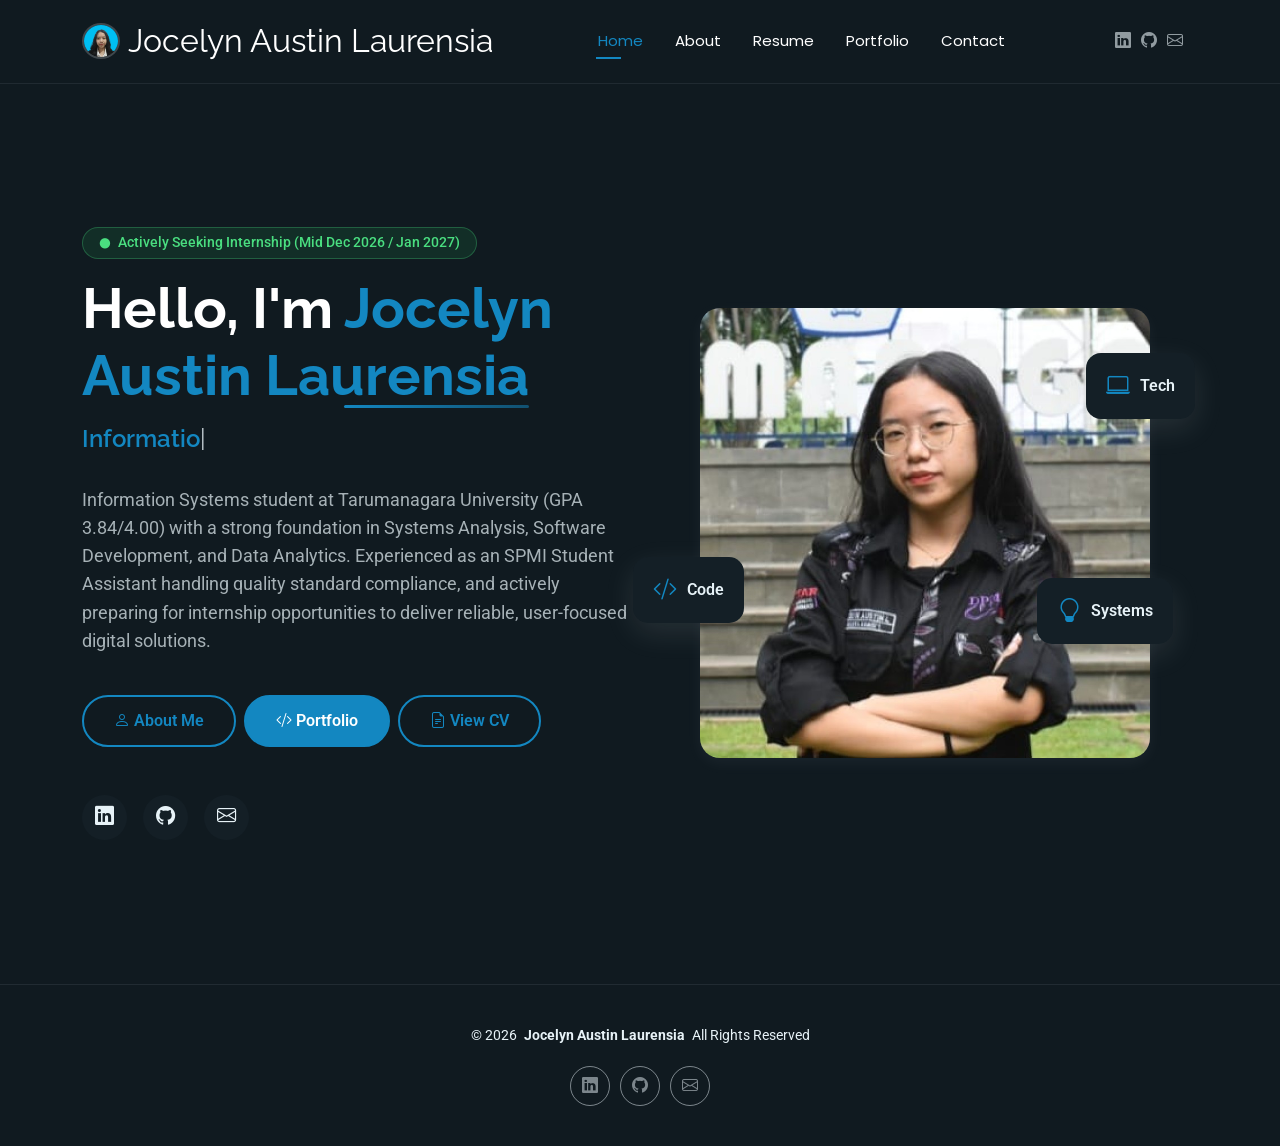
<file: index.html>
<!DOCTYPE html>
<html lang="en">

<head>
  <meta charset="utf-8">
  <meta content="width=device-width, initial-scale=1.0" name="viewport">
  <title>Jocelyn Austin Laurensia | Portfolio</title>
  <meta name="description" content="Portfolio of Jocelyn Austin Laurensia - Information Systems Student at Tarumanagara University.">
  <meta name="keywords" content="Jocelyn Austin Laurensia, Information Systems, Untar, IT Portfolio, Tech Enthusiast">

  <!-- Favicons -->
  <link href="assets/img/favicon.png" rel="icon">
  <link href="assets/img/apple-touch-icon.png" rel="apple-touch-icon">

  <!-- Fonts -->
  <link href="https://fonts.googleapis.com" rel="preconnect">
  <link href="https://fonts.gstatic.com" rel="preconnect" crossorigin>
  <link href="https://fonts.googleapis.com/css2?family=Roboto:ital,wght@0,100;0,300;0,400;0,500;0,700;0,900;1,100;1,300;1,400;1,500;1,700;1,900&family=Poppins:ital,wght@0,100;0,200;0,300;0,400;0,500;0,600;0,700;0,800;0,900;1,100;1,200;1,300;1,400;1,500;1,600;1,700;1,800;1,900&family=Raleway:ital,wght@0,100;0,200;0,300;0,400;0,500;0,600;0,700;0,800;0,900;1,100;1,200;1,300;1,400;1,500;1,600;1,700;1,800;1,900&display=swap" rel="stylesheet">

  <!-- Vendor CSS Files -->
  <link href="assets/vendor/bootstrap/css/bootstrap.min.css" rel="stylesheet">
  <link href="assets/vendor/bootstrap-icons/bootstrap-icons.css" rel="stylesheet">
  <link href="assets/vendor/aos/aos.css" rel="stylesheet">
  <link href="assets/vendor/swiper/swiper-bundle.min.css" rel="stylesheet">
  <link href="assets/vendor/glightbox/css/glightbox.min.css" rel="stylesheet">

  <!-- Main CSS File -->
  <link href="assets/css/main.css" rel="stylesheet">
</head>

<body class="index-page">

  <header id="header" class="header d-flex align-items-center light-background sticky-top">
    <div class="container position-relative d-flex align-items-center justify-content-between">

      <a href="index.html" class="logo d-flex align-items-center me-auto me-xl-0">
        <img src="assets/img/profile/Profile Jocelyn.png" alt="Jocelyn Austin Laurensia" class="rounded-circle me-2" style="width: 38px; height: 38px; object-fit: cover; border: 2px solid rgba(255, 255, 255, 0.2);">
        <h1 class="sitename">Jocelyn Austin Laurensia</h1>
      </a>

      <nav id="navmenu" class="navmenu">
        <ul>
          <li><a href="index.html" class="active">Home</a></li>
          <li><a href="about.html">About</a></li>
          <li><a href="resume.html">Resume</a></li>
          <li><a href="portfolio.html">Portfolio</a></li>
          <li><a href="contact.html">Contact</a></li>
        </ul>
        <i class="mobile-nav-toggle d-xl-none bi bi-list"></i>
      </nav>

      <div class="header-social-links">
        <a href="https://www.linkedin.com/in/jocelynaustinlaurensia" target="_blank" rel="noopener noreferrer" class="linkedin"><i class="bi bi-linkedin"></i></a>
        <a href="https://github.com/jocelynaustinlaurensia" target="_blank" rel="noopener noreferrer" class="github"><i class="bi bi-github"></i></a>
        <a href="mailto:jocelynaustinlaurensia@gmail.com" class="email"><i class="bi bi-envelope"></i></a>
      </div>

    </div>
  </header>

  <main class="main">

    <!-- Hero Section -->
    <section id="hero" class="hero section">

      <div class="container" data-aos="fade-up" data-aos-delay="100">

        <div class="row gy-4 align-items-center">
          <div class="col-lg-6 order-2 order-lg-1">
            <div class="hero-content">
              
              <div class="mb-3" data-aos="fade-up" data-aos-delay="150">
                <span class="badge rounded-pill px-3 py-2" style="background: rgba(34, 197, 94, 0.12); color: #4ade80; border: 1px solid rgba(74, 222, 128, 0.28); font-size: 0.85rem; font-weight: 500;">
                  <span class="me-1">●</span> Actively Seeking Internship (Mid Dec 2026 / Jan 2027)
                </span>
              </div>

              <h1 data-aos="fade-up" data-aos-delay="200">Hello, I'm <span class="highlight">Jocelyn Austin Laurensia</span></h1>
              <h2 data-aos="fade-up" data-aos-delay="300">
                <span class="typed" data-typed-items="Information Systems Undergraduate, Quality Assurance & Audit, Systems Analyst, Software & Web Developer"></span>
              </h2>
              <p data-aos="fade-up" data-aos-delay="400">
                Information Systems student at Tarumanagara University (GPA 3.84/4.00) with a strong foundation in Systems Analysis, Software Development, and Data Analytics. Experienced as an SPMI Student Assistant handling quality standard compliance, and actively preparing for internship opportunities to deliver reliable, user-focused digital solutions.
              </p>

              <!-- 3 CTA Action Buttons -->
              <div class="hero-actions d-flex flex-wrap gap-2" data-aos="fade-up" data-aos-delay="500">
                <a href="about.html" class="btn btn-outline">
                  <i class="bi bi-person me-1"></i>About Me
                </a>
                <a href="portfolio.html" class="btn btn-primary">
                  <i class="bi bi-code-slash me-1"></i>Portfolio
                </a>
                <a href="https://drive.google.com/drive/folders/1NXUyCb9qCUp7FLcKnwbsETqB1DgBrWkx?usp=sharing" target="_blank" rel="noopener noreferrer" class="btn btn-outline">
                  <i class="bi bi-file-earmark-text me-1"></i>View CV
                </a>
              </div>

              <div class="social-links mt-4" data-aos="fade-up" data-aos-delay="600">
                <a href="https://www.linkedin.com/in/jocelynaustinlaurensia" target="_blank" rel="noopener noreferrer"><i class="bi bi-linkedin"></i></a>
                <a href="https://github.com/jocelynaustinlaurensia" target="_blank" rel="noopener noreferrer"><i class="bi bi-github"></i></a>
                <a href="mailto:jocelynaustinlaurensia@gmail.com"><i class="bi bi-envelope"></i></a>
              </div>
            </div>
          </div>

          <div class="col-lg-6 order-1 order-lg-2">
            <div class="hero-image" data-aos="zoom-in" data-aos-delay="300">
              <div class="image-wrapper">
                <img src="assets/img/profile/Jocelyn Profile.jpeg" alt="Jocelyn Austin Laurensia" class="img-fluid">
                <div class="floating-elements">
                  <div class="floating-card design" data-aos="fade-left" data-aos-delay="700">
                    <i class="bi bi-laptop"></i>
                    <span>Tech</span>
                  </div>
                  <div class="floating-card code" data-aos="fade-right" data-aos-delay="800">
                    <i class="bi bi-code-slash"></i>
                    <span>Code</span>
                  </div>
                  <div class="floating-card creativity" data-aos="fade-up" data-aos-delay="900">
                    <i class="bi bi-lightbulb"></i>
                    <span>Systems</span>
                  </div>
                </div>
              </div>
            </div>
          </div>
        </div>

      </div>

    </section><!-- /Hero Section -->

  </main>

  <footer id="footer" class="footer">

    <div class="container">
      <div class="copyright text-center">
        <p>© <span>2026</span> <strong class="px-1 sitename">Jocelyn Austin Laurensia</strong> <span>All Rights Reserved</span></p>
      </div>
      <div class="social-links d-flex justify-content-center">
        <a href="https://www.linkedin.com/in/jocelynaustinlaurensia" target="_blank" rel="noopener noreferrer"><i class="bi bi-linkedin"></i></a>
        <a href="https://github.com/jocelynaustinlaurensia" target="_blank" rel="noopener noreferrer"><i class="bi bi-github"></i></a>
        <a href="mailto:jocelynaustinlaurensia@gmail.com"><i class="bi bi-envelope"></i></a>
      </div>
    </div>

  </footer>

  <!-- Scroll Top -->
  <a href="#" id="scroll-top" class="scroll-top d-flex align-items-center justify-content-center"><i class="bi bi-arrow-up-short"></i></a>

  <!-- Preloader -->
  <div id="preloader"></div>

  <!-- Vendor JS Files -->
  <script src="assets/vendor/bootstrap/js/bootstrap.bundle.min.js"></script>
  <script src="assets/vendor/php-email-form/validate.js"></script>
  <script src="assets/vendor/aos/aos.js"></script>
  <script src="assets/vendor/typed.js/typed.umd.js"></script>
  <script src="assets/vendor/waypoints/noframework.waypoints.js"></script>
  <script src="assets/vendor/purecounter/purecounter_vanilla.js"></script>
  <script src="assets/vendor/swiper/swiper-bundle.min.js"></script>
  <script src="assets/vendor/imagesloaded/imagesloaded.pkgd.min.js"></script>
  <script src="assets/vendor/isotope-layout/isotope.pkgd.min.js"></script>
  <script src="assets/vendor/glightbox/js/glightbox.min.js"></script>

  <!-- Main JS File -->
  <script src="assets/js/main.js"></script>

</body>

</html>
</file>
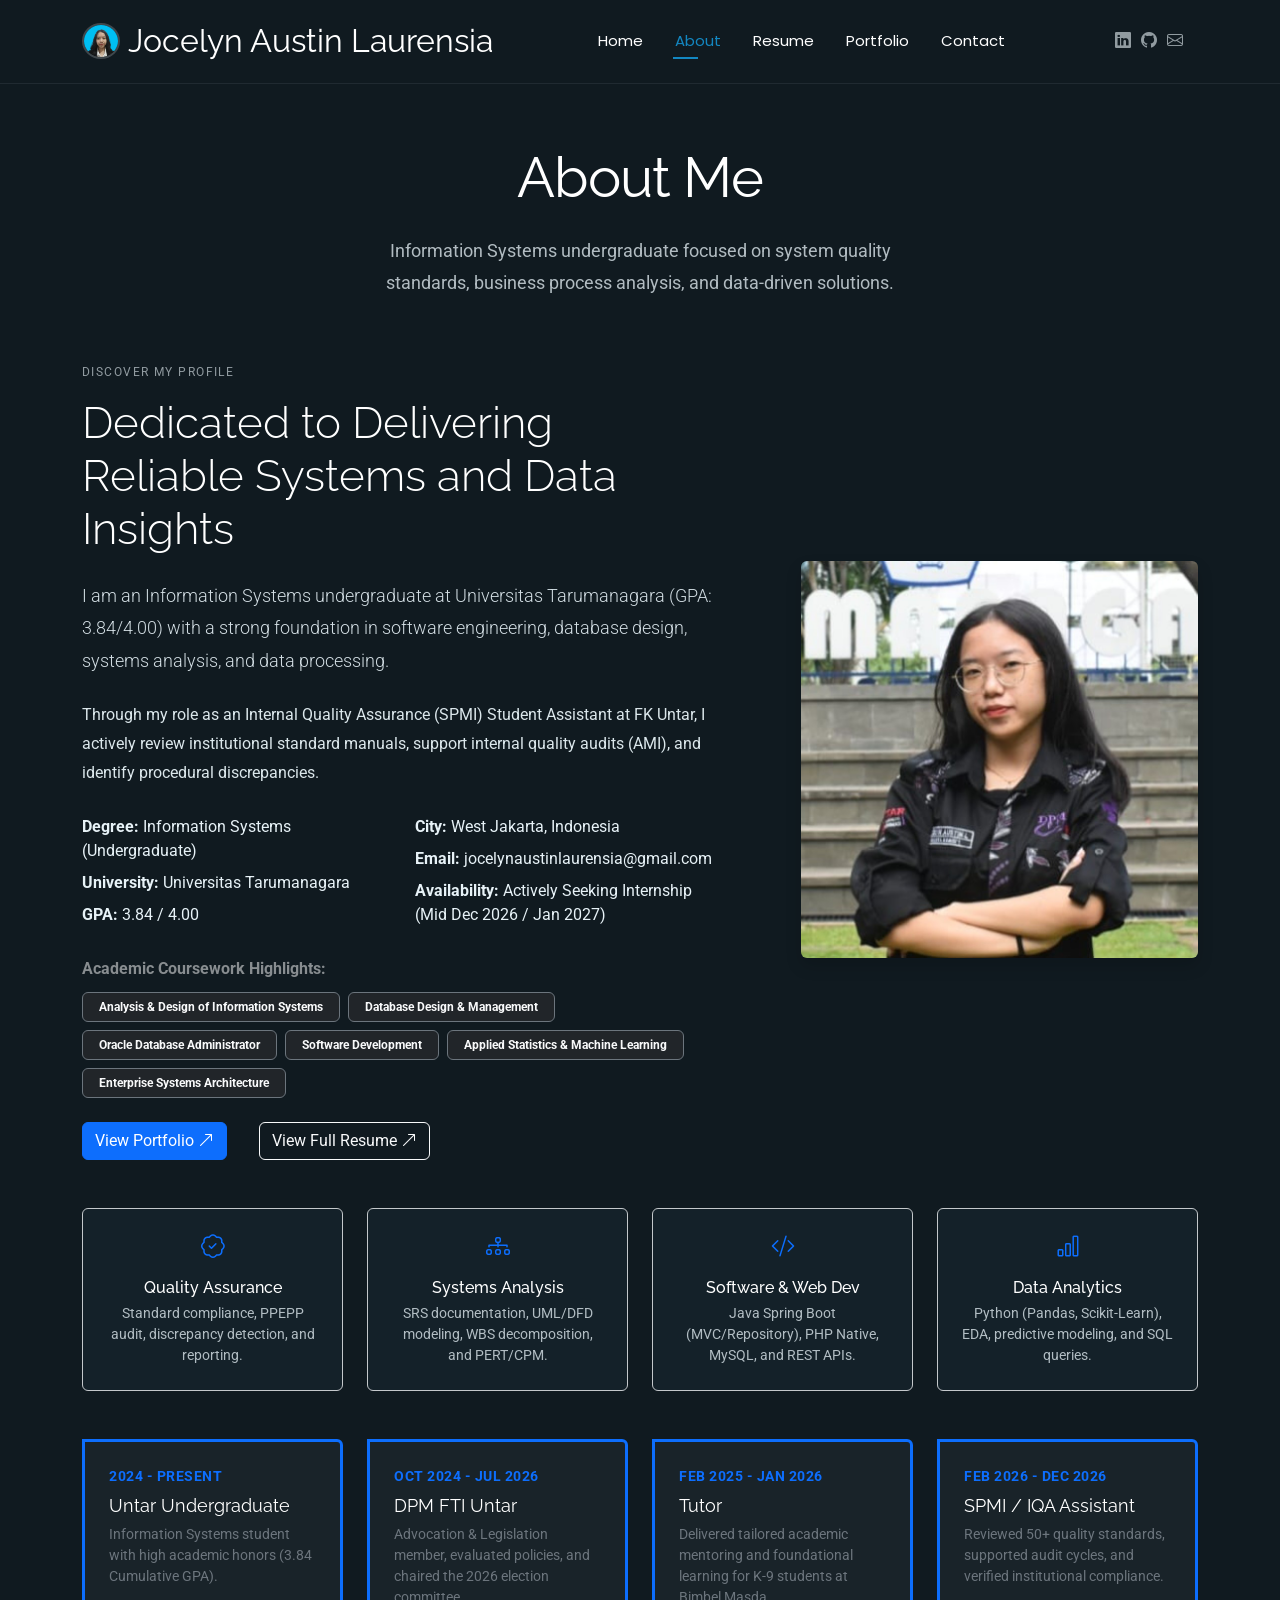
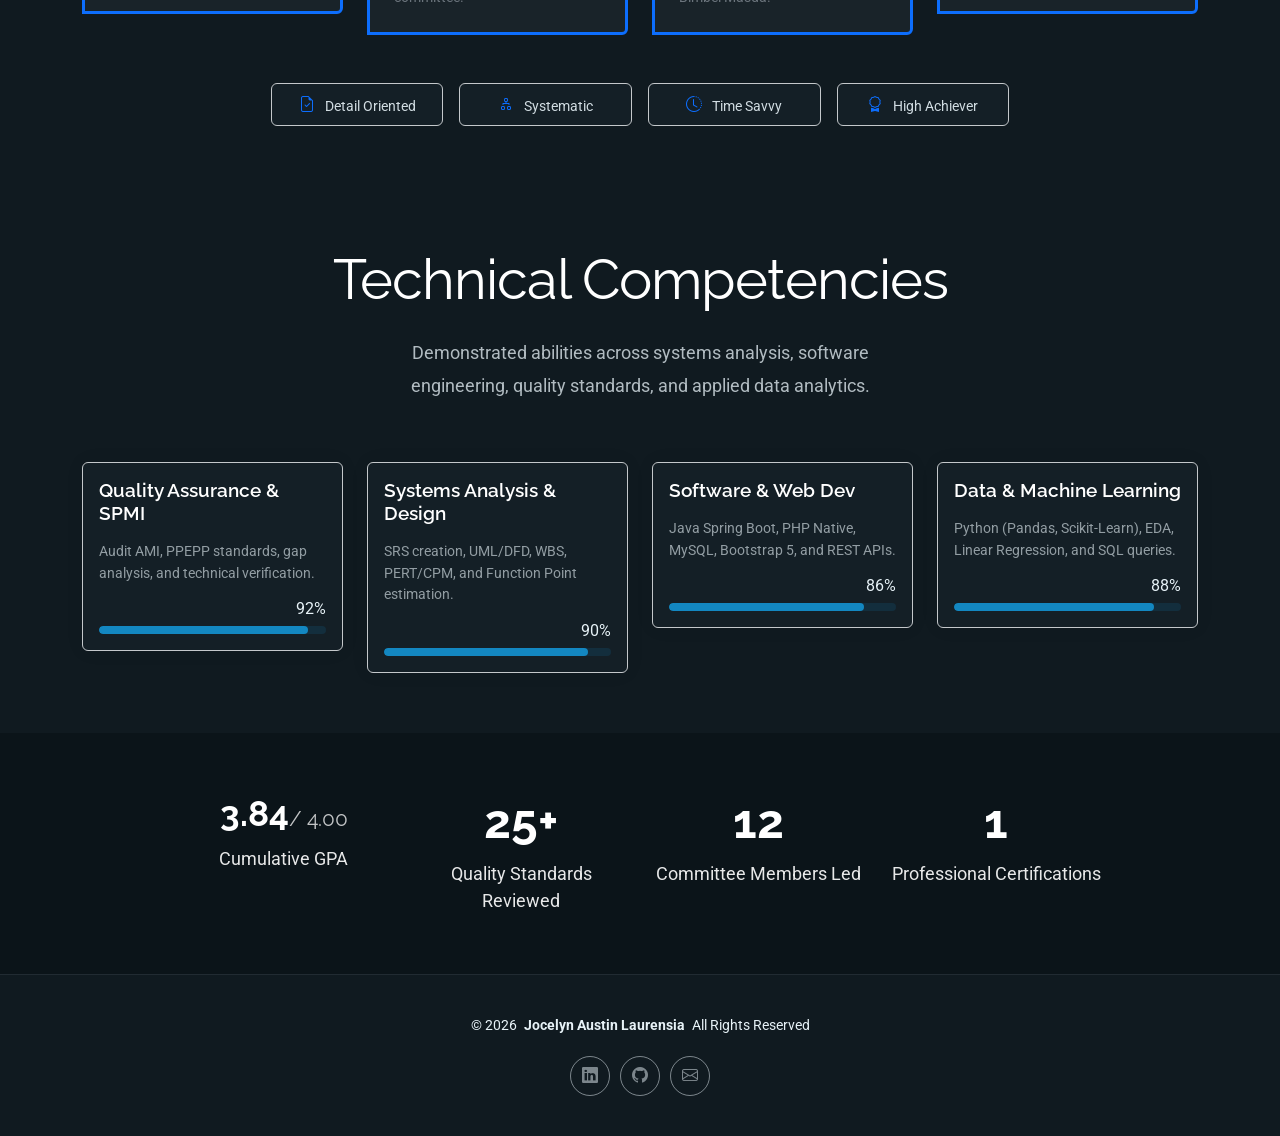
<file: about.html>
<!DOCTYPE html>
<html lang="en">

<head>
  <meta charset="utf-8">
  <meta content="width=device-width, initial-scale=1.0" name="viewport">
  <title>About - Jocelyn Austin Laurensia</title>
  <meta name="description" content="About Jocelyn Austin Laurensia - Information Systems Student at Universitas Tarumanagara.">
  <meta name="keywords" content="Jocelyn Austin Laurensia, About, Information Systems, Untar, Portfolio">

  <!-- Favicons -->
  <link href="assets/img/favicon.png" rel="icon">
  <link href="assets/img/apple-touch-icon.png" rel="apple-touch-icon">

  <!-- Fonts -->
  <link href="https://fonts.googleapis.com" rel="preconnect">
  <link href="https://fonts.gstatic.com" rel="preconnect" crossorigin>
  <link href="https://fonts.googleapis.com/css2?family=Roboto:ital,wght@0,100;0,300;0,400;0,500;0,700;0,900;1,100;1,300;1,400;1,500;1,700;1,900&family=Poppins:ital,wght@0,100;0,200;0,300;0,400;0,500;0,600;0,700;0,800;0,900;1,100;1,200;1,300;1,400;1,500;1,600;1,700;1,800;1,900&family=Raleway:ital,wght@0,100;0,200;0,300;0,400;0,500;0,600;0,700;0,800;0,900;1,100;1,200;1,300;1,400;1,500;1,600;1,700;1,800;1,900&display=swap" rel="stylesheet">

  <!-- Vendor CSS Files -->
  <link href="assets/vendor/bootstrap/css/bootstrap.min.css" rel="stylesheet">
  <link href="assets/vendor/bootstrap-icons/bootstrap-icons.css" rel="stylesheet">
  <link href="assets/vendor/aos/aos.css" rel="stylesheet">
  <link href="assets/vendor/swiper/swiper-bundle.min.css" rel="stylesheet">
  <link href="assets/vendor/glightbox/css/glightbox.min.css" rel="stylesheet">

  <!-- Main CSS File -->
  <link href="assets/css/main.css" rel="stylesheet">
</head>

<body class="about-page">

  <header id="header" class="header d-flex align-items-center light-background sticky-top">
    <div class="container position-relative d-flex align-items-center justify-content-between">

      <a href="index.html" class="logo d-flex align-items-center me-auto me-xl-0">
        <img src="assets/img/profile/Profile Jocelyn.png" alt="Jocelyn Austin Laurensia" class="rounded-circle me-2" style="width: 38px; height: 38px; object-fit: cover; border: 2px solid rgba(255, 255, 255, 0.2);">
        <h1 class="sitename">Jocelyn Austin Laurensia</h1>
      </a>

      <nav id="navmenu" class="navmenu">
        <ul>
          <li><a href="index.html">Home</a></li>
          <li><a href="about.html" class="active">About</a></li>
          <li><a href="resume.html">Resume</a></li>
          <li><a href="portfolio.html">Portfolio</a></li>
          <li><a href="contact.html">Contact</a></li>
        </ul>
        <i class="mobile-nav-toggle d-xl-none bi bi-list"></i>
      </nav>

      <div class="header-social-links">
        <a href="https://www.linkedin.com/in/jocelynaustinlaurensia" target="_blank" rel="noopener noreferrer" class="linkedin"><i class="bi bi-linkedin"></i></a>
        <a href="https://github.com/jocelynaustinlaurensia" target="_blank" rel="noopener noreferrer" class="github"><i class="bi bi-github"></i></a>
        <a href="mailto:jocelynaustinlaurensia@gmail.com" class="email"><i class="bi bi-envelope"></i></a>
      </div>

    </div>
  </header>

  <main class="main">

    <!-- About Section -->
    <section id="about" class="about section">

      <div class="container section-title" data-aos="fade-up">
        <h2>About Me</h2>
        <p>Information Systems undergraduate focused on system quality standards, business process analysis, and data-driven solutions.</p>
      </div>

      <div class="container" data-aos="fade-up" data-aos-delay="100">

        <div class="row align-items-center justify-content-between gy-5 mb-5">
          <div class="col-lg-7" data-aos="fade-right" data-aos-delay="150">
            <div class="intro-content">
              <span class="eyebrow">Discover My Profile</span>
              <h2 class="headline">Dedicated to Delivering Reliable Systems and Data Insights</h2>
              <p class="lead">
                I am an Information Systems undergraduate at Universitas Tarumanagara (GPA: 3.84/4.00) with a strong foundation in software engineering, database design, systems analysis, and data processing.
              </p>
              <p>
                Through my role as an Internal Quality Assurance (SPMI) Student Assistant at FK Untar, I actively review institutional standard manuals, support internal quality audits (AMI), and identify procedural discrepancies.
              </p>

              <div class="row gy-3 mb-4">
                <div class="col-sm-6">
                  <ul class="list-unstyled mb-0">
                    <li class="py-1"><strong>Degree:</strong> <span>Information Systems (Undergraduate)</span></li>
                    <li class="py-1"><strong>University:</strong> <span>Universitas Tarumanagara</span></li>
                    <li class="py-1"><strong>GPA:</strong> <span>3.84 / 4.00</span></li>
                  </ul>
                </div>
                <div class="col-sm-6">
                  <ul class="list-unstyled mb-0">
                    <li class="py-1"><strong>City:</strong> <span>West Jakarta, Indonesia</span></li>
                    <li class="py-1"><strong>Email:</strong> <span>jocelynaustinlaurensia@gmail.com</span></li>
                    <li class="py-1"><strong>Availability:</strong> <span>Actively Seeking Internship (Mid Dec 2026 / Jan 2027)</span></li>
                  </ul>
                </div>
              </div>

              <div class="mb-4">
                <p class="mb-2 text-white-50"><strong>Academic Coursework Highlights:</strong></p>
                <div class="d-flex flex-wrap gap-2">
                  <span class="badge bg-dark border border-secondary text-light py-2 px-3">Analysis & Design of Information Systems</span>
                  <span class="badge bg-dark border border-secondary text-light py-2 px-3">Database Design & Management</span>
                  <span class="badge bg-dark border border-secondary text-light py-2 px-3">Oracle Database Administrator</span>
                  <span class="badge bg-dark border border-secondary text-light py-2 px-3">Software Development</span>
                  <span class="badge bg-dark border border-secondary text-light py-2 px-3">Applied Statistics & Machine Learning</span>
                  <span class="badge bg-dark border border-secondary text-light py-2 px-3">Enterprise Systems Architecture</span>
                </div>
              </div>

              <div class="cta-group mt-4">
                <a href="portfolio.html" class="btn btn-primary me-2">
                  View Portfolio <i class="bi bi-arrow-up-right"></i>
                </a>
                <a href="resume.html" class="btn btn-outline-light">
                  View Full Resume <i class="bi bi-arrow-up-right"></i>
                </a>
              </div>
            </div>
          </div>

          <div class="col-lg-5" data-aos="zoom-in" data-aos-delay="250">
            <figure class="profile-figure text-center text-lg-end">
              <img src="assets/img/profile/Jocelyn Profile.jpeg" alt="Jocelyn Austin Laurensia" class="img-fluid profile-photo rounded shadow">
            </figure>
          </div>
        </div>

        <!-- Core Pillars -->
        <div class="mb-5">
          <div class="row g-4">
            <div class="col-6 col-md-4 col-lg-3" data-aos="fade-up" data-aos-delay="120">
              <div class="skill-item p-4 rounded text-center border border-secondary-subtle">
                <i class="bi bi-patch-check display-6 text-primary mb-3"></i>
                <h3>Quality Assurance</h3>
                <p>Standard compliance, PPEPP audit, discrepancy detection, and reporting.</p>
              </div>
            </div>
            <div class="col-6 col-md-4 col-lg-3" data-aos="fade-up" data-aos-delay="180">
              <div class="skill-item p-4 rounded text-center border border-secondary-subtle">
                <i class="bi bi-diagram-3 display-6 text-primary mb-3"></i>
                <h3>Systems Analysis</h3>
                <p>SRS documentation, UML/DFD modeling, WBS decomposition, and PERT/CPM.</p>
              </div>
            </div>
            <div class="col-6 col-md-4 col-lg-3" data-aos="fade-up" data-aos-delay="240">
              <div class="skill-item p-4 rounded text-center border border-secondary-subtle">
                <i class="bi bi-code-slash display-6 text-primary mb-3"></i>
                <h3>Software & Web Dev</h3>
                <p>Java Spring Boot (MVC/Repository), PHP Native, MySQL, and REST APIs.</p>
              </div>
            </div>
            <div class="col-6 col-md-4 col-lg-3" data-aos="fade-up" data-aos-delay="300">
              <div class="skill-item p-4 rounded text-center border border-secondary-subtle">
                <i class="bi bi-bar-chart display-6 text-primary mb-3"></i>
                <h3>Data Analytics</h3>
                <p>Python (Pandas, Scikit-Learn), EDA, predictive modeling, and SQL queries.</p>
              </div>
            </div>
          </div>
        </div>

        <!-- Journey Timeline -->
        <div class="mb-5">
          <div class="row g-4">
            <div class="col-md-6 col-lg-3" data-aos="fade-up" data-aos-delay="100">
              <article class="timeline-item p-4 border-start border-primary border-3 rounded-end" style="background: rgba(255, 255, 255, 0.04); border-top: 1px solid rgba(255, 255, 255, 0.08); border-right: 1px solid rgba(255, 255, 255, 0.08); border-bottom: 1px solid rgba(255, 255, 255, 0.08);">
                <time class="text-primary fw-bold text-uppercase d-block mb-2" style="font-size: 0.85rem; letter-spacing: 0.5px;">2024 - Present</time>
                <h4 class="text-white h5 mb-2">Untar Undergraduate</h4>
                <p class="text-secondary small mb-0">Information Systems student with high academic honors (3.84 Cumulative GPA).</p>
              </article>
            </div>
              <div class="col-md-6 col-lg-3" data-aos="fade-up" data-aos-delay="200">
              <article class="timeline-item p-4 border-start border-primary border-3 rounded-end" style="background: rgba(255, 255, 255, 0.04); border-top: 1px solid rgba(255, 255, 255, 0.08); border-right: 1px solid rgba(255, 255, 255, 0.08); border-bottom: 1px solid rgba(255, 255, 255, 0.08);">
                <time class="text-primary fw-bold text-uppercase d-block mb-2" style="font-size: 0.85rem; letter-spacing: 0.5px;">Oct 2024 - Jul 2026</time>
                <h4 class="text-white h5 mb-2">DPM FTI Untar</h4>
                <p class="text-secondary small mb-0">Advocation & Legislation member, evaluated policies, and chaired the 2026 election committee.</p>
              </article>
            </div>
            <div class="col-md-6 col-lg-3" data-aos="fade-up" data-aos-delay="150">
              <article class="timeline-item p-4 border-start border-primary border-3 rounded-end" style="background: rgba(255, 255, 255, 0.04); border-top: 1px solid rgba(255, 255, 255, 0.08); border-right: 1px solid rgba(255, 255, 255, 0.08); border-bottom: 1px solid rgba(255, 255, 255, 0.08);">
                <time class="text-primary fw-bold text-uppercase d-block mb-2" style="font-size: 0.85rem; letter-spacing: 0.5px;">Feb 2025 - Jan 2026</time>
                <h4 class="text-white h5 mb-2">Tutor</h4>
                <p class="text-secondary small mb-0">Delivered tailored academic mentoring and foundational learning for K-9 students at Bimbel Masda.</p>
              </article>
            </div>
            <div class="col-md-6 col-lg-3" data-aos="fade-up" data-aos-delay="250">
              <article class="timeline-item p-4 border-start border-primary border-3 rounded-end" style="background: rgba(255, 255, 255, 0.04); border-top: 1px solid rgba(255, 255, 255, 0.08); border-right: 1px solid rgba(255, 255, 255, 0.08); border-bottom: 1px solid rgba(255, 255, 255, 0.08);">
                <time class="text-primary fw-bold text-uppercase d-block mb-2" style="font-size: 0.85rem; letter-spacing: 0.5px;">Feb 2026 - Dec 2026</time>
                <h4 class="text-white h5 mb-2">SPMI / IQA Assistant</h4>
                <p class="text-secondary small mb-0">Reviewed 50+ quality standards, supported audit cycles, and verified institutional compliance.</p>
              </article>
            </div>
          </div>
        </div>

        <!-- Highlight Badges -->
        <div class="row g-3 justify-content-center">
          <div class="col-6 col-md-3 col-lg-2" data-aos="zoom-in" data-aos-delay="120">
            <div class="fact-pill text-center p-2 rounded border border-secondary-subtle">
              <i class="bi bi-file-earmark-check text-primary"></i>
              <span class="d-block mt-1">Detail Oriented</span>
            </div>
          </div>
          <div class="col-6 col-md-3 col-lg-2" data-aos="zoom-in" data-aos-delay="160">
            <div class="fact-pill text-center p-2 rounded border border-secondary-subtle">
              <i class="bi bi-diagram-2 text-primary"></i>
              <span class="d-block mt-1">Systematic</span>
            </div>
          </div>
          <div class="col-6 col-md-3 col-lg-2" data-aos="zoom-in" data-aos-delay="200">
            <div class="fact-pill text-center p-2 rounded border border-secondary-subtle">
              <i class="bi bi-clock-history text-primary"></i>
              <span class="d-block mt-1">Time Savvy</span>
            </div>
          </div>
          <div class="col-6 col-md-3 col-lg-2" data-aos="zoom-in" data-aos-delay="240">
            <div class="fact-pill text-center p-2 rounded border border-secondary-subtle">
              <i class="bi bi-award text-primary"></i>
              <span class="d-block mt-1">High Achiever</span>
            </div>
          </div>
        </div>

      </div>

    </section>

    <!-- Skills Section -->
    <section id="skills" class="skills section">

      <div class="container section-title" data-aos="fade-up">
        <h2>Technical Competencies</h2>
        <p>Demonstrated abilities across systems analysis, software engineering, quality standards, and applied data analytics.</p>
      </div>

      <div class="container" data-aos="fade-up" data-aos-delay="100">

        <div class="row g-4 skills-animation">

          <div class="col-md-6 col-lg-3" data-aos="fade-up" data-aos-delay="100">
            <div class="skill-box p-3 border border-secondary-subtle rounded">
              <h3>Quality Assurance & SPMI</h3>
              <p>Audit AMI, PPEPP standards, gap analysis, and technical verification.</p>
              <span class="text-end d-block">92%</span>
              <div class="progress">
                <div class="progress-bar" role="progressbar" aria-valuenow="92" aria-valuemin="0" aria-valuemax="100"></div>
              </div>
            </div>
          </div>

          <div class="col-md-6 col-lg-3" data-aos="fade-up" data-aos-delay="200">
            <div class="skill-box p-3 border border-secondary-subtle rounded">
              <h3>Systems Analysis & Design</h3>
              <p>SRS creation, UML/DFD, WBS, PERT/CPM, and Function Point estimation.</p>
              <span class="text-end d-block">90%</span>
              <div class="progress">
                <div class="progress-bar" role="progressbar" aria-valuenow="90" aria-valuemin="0" aria-valuemax="100"></div>
              </div>
            </div>
          </div>

          <div class="col-md-6 col-lg-3" data-aos="fade-up" data-aos-delay="300">
            <div class="skill-box p-3 border border-secondary-subtle rounded">
              <h3>Software & Web Dev</h3>
              <p>Java Spring Boot, PHP Native, MySQL, Bootstrap 5, and REST APIs.</p>
              <span class="text-end d-block">86%</span>
              <div class="progress">
                <div class="progress-bar" role="progressbar" aria-valuenow="86" aria-valuemin="0" aria-valuemax="100"></div>
              </div>
            </div>
          </div>

          <div class="col-md-6 col-lg-3" data-aos="fade-up" data-aos-delay="400">
            <div class="skill-box p-3 border border-secondary-subtle rounded">
              <h3>Data & Machine Learning</h3>
              <p>Python (Pandas, Scikit-Learn), EDA, Linear Regression, and SQL queries.</p>
              <span class="text-end d-block">88%</span>
              <div class="progress">
                <div class="progress-bar" role="progressbar" aria-valuenow="88" aria-valuemin="0" aria-valuemax="100"></div>
              </div>
            </div>
          </div>

        </div>

      </div>

    </section>

    <!-- Stats Section -->
    <section id="stats" class="stats section dark-background">

      <div class="container" data-aos="fade-up" data-aos-delay="100">

        <div class="row align-items-center justify-content-center text-center">
          <div class="col-lg-10">
            <div class="row counters gy-4">
              <div class="col-md-3 col-6" data-aos="fade-up" data-aos-delay="100">
                <h2 style="font-size: 2.2rem; white-space: nowrap;">3.84<span style="font-size: 1.3rem; opacity: 0.75; font-weight: 400;"> / 4.00</span></h2>
                <p>Cumulative GPA</p>
              </div>

              <div class="col-md-3 col-6" data-aos="fade-up" data-aos-delay="200">
                <h2><span data-purecounter-start="0" data-purecounter-end="50" data-purecounter-duration="1" class="purecounter"></span>+</h2>
                <p>Quality Standards Reviewed</p>
              </div>

              <div class="col-md-3 col-6" data-aos="fade-up" data-aos-delay="300">
                <h2><span data-purecounter-start="0" data-purecounter-end="24" data-purecounter-duration="1" class="purecounter"></span></h2>
                <p>Committee Members Led</p>
              </div>

              <div class="col-md-3 col-6" data-aos="fade-up" data-aos-delay="400">
                <h2><span data-purecounter-start="0" data-purecounter-end="2" data-purecounter-duration="1" class="purecounter"></span></h2>
                <p>Professional Certifications</p>
              </div>
            </div>
          </div>
        </div>

      </div>

    </section>

  </main>

  <footer id="footer" class="footer">

    <div class="container">
      <div class="copyright text-center">
        <p>© <span>2026</span> <strong class="px-1 sitename">Jocelyn Austin Laurensia</strong> <span>All Rights Reserved</span></p>
      </div>
      <div class="social-links d-flex justify-content-center">
        <a href="https://www.linkedin.com/in/jocelynaustinlaurensia" target="_blank" rel="noopener noreferrer"><i class="bi bi-linkedin"></i></a>
        <a href="https://github.com/jocelynaustinlaurensia" target="_blank" rel="noopener noreferrer"><i class="bi bi-github"></i></a>
        <a href="mailto:jocelynaustinlaurensia@gmail.com"><i class="bi bi-envelope"></i></a>
      </div>
    </div>

  </footer>

  <a href="#" id="scroll-top" class="scroll-top d-flex align-items-center justify-content-center"><i class="bi bi-arrow-up-short"></i></a>

  <div id="preloader"></div>

  <!-- Vendor JS Files -->
  <script src="assets/vendor/bootstrap/js/bootstrap.bundle.min.js"></script>
  <script src="assets/vendor/php-email-form/validate.js"></script>
  <script src="assets/vendor/aos/aos.js"></script>
  <script src="assets/vendor/typed.js/typed.umd.js"></script>
  <script src="assets/vendor/waypoints/noframework.waypoints.js"></script>
  <script src="assets/vendor/purecounter/purecounter_vanilla.js"></script>
  <script src="assets/vendor/swiper/swiper-bundle.min.js"></script>
  <script src="assets/vendor/imagesloaded/imagesloaded.pkgd.min.js"></script>
  <script src="assets/vendor/isotope-layout/isotope.pkgd.min.js"></script>
  <script src="assets/vendor/glightbox/js/glightbox.min.js"></script>

  <!-- Main JS File -->
  <script src="assets/js/main.js"></script>

</body>

</html>
</file>
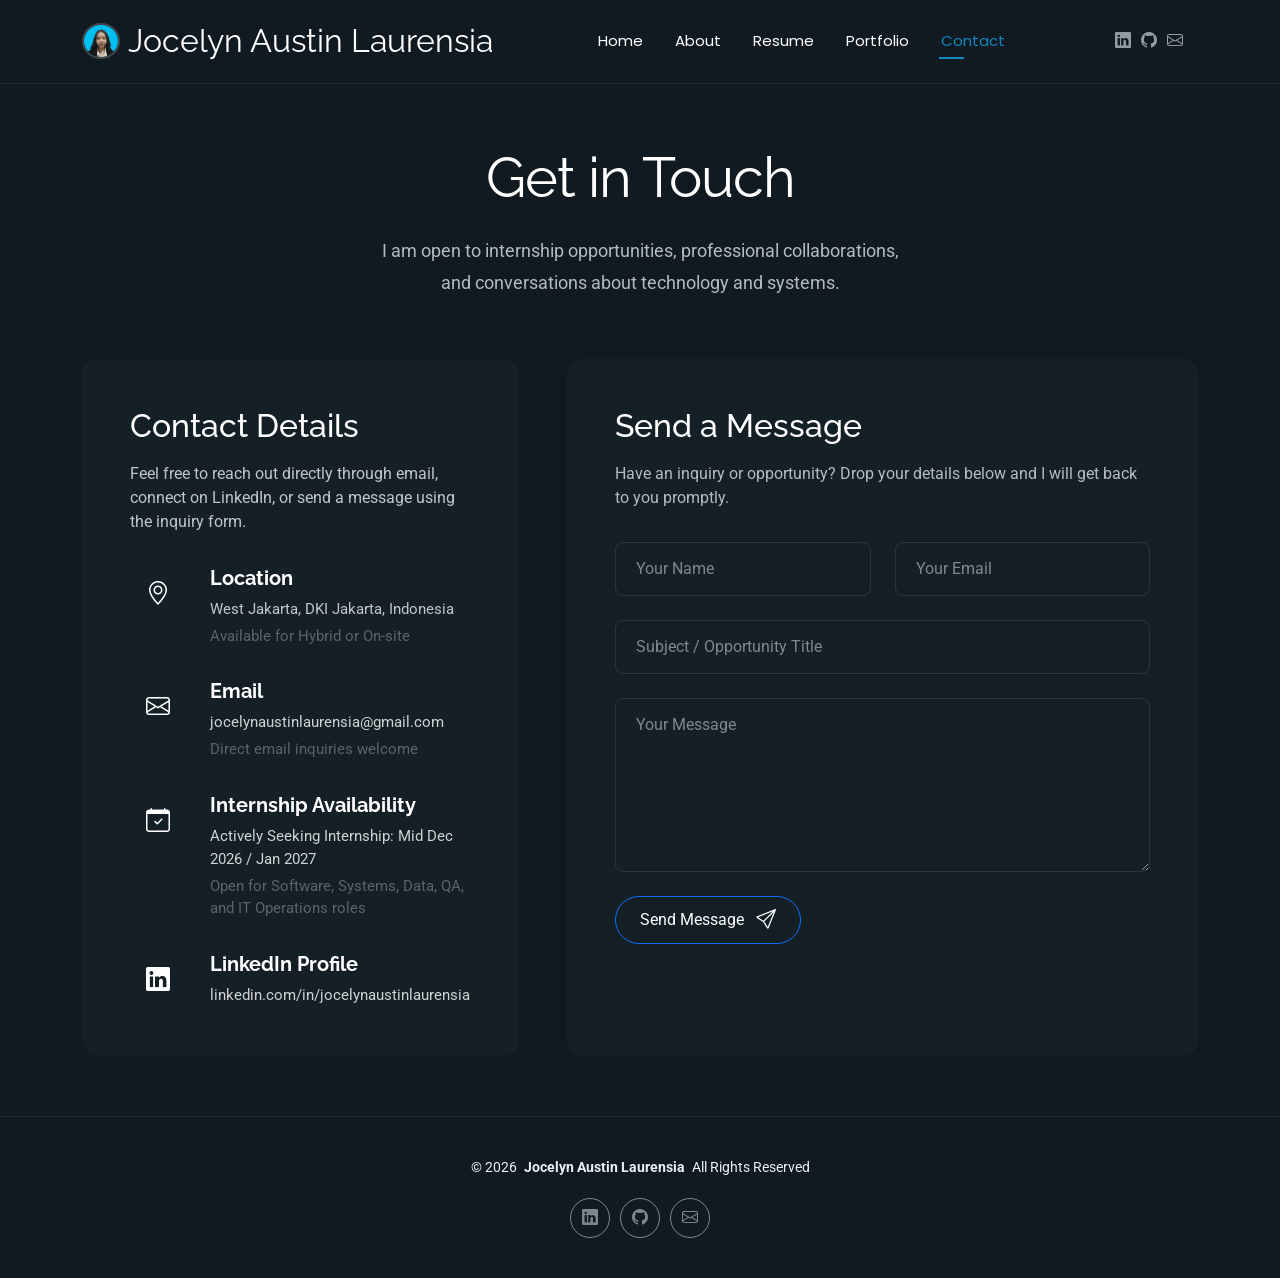
<file: contact.html>
<!DOCTYPE html>
<html lang="en">
<head>
  <meta charset="utf-8">
  <meta content="width=device-width, initial-scale=1.0" name="viewport">
  <title>Contact - Jocelyn Austin Laurensia</title>
  <meta name="description" content="Contact Jocelyn Austin Laurensia - Information Systems Student at Universitas Tarumanagara.">
  <meta name="keywords" content="Jocelyn Austin Laurensia, Contact, Email, LinkedIn, Information Systems, Untar">
  <!-- Favicons -->
  <link href="assets/img/favicon.png" rel="icon">
  <link href="assets/img/apple-touch-icon.png" rel="apple-touch-icon">
  <!-- Fonts -->
  <link href="https://fonts.googleapis.com" rel="preconnect">
  <link href="https://fonts.gstatic.com" rel="preconnect" crossorigin>
  <link href="https://fonts.googleapis.com/css2?family=Roboto:ital,wght@0,100;0,300;0,400;0,500;0,700;0,900;1,100;1,300;1,400;1,500;1,700;1,900&family=Poppins:ital,wght@0,100;0,200;0,300;0,400;0,500;0,600;0,700;0,800;0,900;1,100;1,200;1,300;1,400;1,500;1,600;1,700;1,800;1,900&family=Raleway:ital,wght@0,100;0,200;0,300;0,400;0,500;0,600;0,700;0,800;0,900;1,100;1,200;1,300;1,400;1,500;1,600;1,700;1,800;1,900&display=swap" rel="stylesheet">
  <!-- Vendor CSS Files -->
  <link href="assets/vendor/bootstrap/css/bootstrap.min.css" rel="stylesheet">
  <link href="assets/vendor/bootstrap-icons/bootstrap-icons.css" rel="stylesheet">
  <link href="assets/vendor/aos/aos.css" rel="stylesheet">
  <link href="assets/vendor/swiper/swiper-bundle.min.css" rel="stylesheet">
  <link href="assets/vendor/glightbox/css/glightbox.min.css" rel="stylesheet">
  <!-- Main CSS File -->
  <link href="assets/css/main.css" rel="stylesheet">
</head>
<body class="contact-page">
  <header id="header" class="header d-flex align-items-center light-background sticky-top">
    <div class="container position-relative d-flex align-items-center justify-content-between">
      <a href="index.html" class="logo d-flex align-items-center me-auto me-xl-0">
        <img src="assets/img/profile/Profile Jocelyn.png" alt="Jocelyn Austin Laurensia" class="rounded-circle me-2" style="width: 38px; height: 38px; object-fit: cover; border: 2px solid rgba(255, 255, 255, 0.2);">
        <h1 class="sitename">Jocelyn Austin Laurensia</h1>
      </a>
      <nav id="navmenu" class="navmenu">
        <ul>
          <li><a href="index.html">Home</a></li>
          <li><a href="about.html">About</a></li>
          <li><a href="resume.html">Resume</a></li>
          <li><a href="portfolio.html">Portfolio</a></li>
          <li><a href="contact.html" class="active">Contact</a></li>
        </ul>
        <i class="mobile-nav-toggle d-xl-none bi bi-list"></i>
      </nav>
      <div class="header-social-links">
        <a href="https://www.linkedin.com/in/jocelynaustinlaurensia" target="_blank" rel="noopener noreferrer" class="linkedin"><i class="bi bi-linkedin"></i></a>
        <a href="https://github.com/jocelynaustinlaurensia" target="_blank" rel="noopener noreferrer" class="github"><i class="bi bi-github"></i></a>
        <a href="mailto:jocelynaustinlaurensia@gmail.com" class="email"><i class="bi bi-envelope"></i></a>
      </div>
    </div>
  </header>
  <main class="main">
    <!-- Contact Section -->
    <section id="contact" class="contact section">
      <!-- Section Title -->
      <div class="container section-title" data-aos="fade-up">
        <h2>Get in Touch</h2>
        <p>I am open to internship opportunities, professional collaborations, and conversations about technology and systems.</p>
      </div><!-- End Section Title -->
      <div class="container" data-aos="fade-up" data-aos-delay="100">
        <div class="row g-4 g-lg-5">
          <div class="col-lg-5">
            <div class="info-box" data-aos="fade-up" data-aos-delay="200">
              <h3>Contact Details</h3>
              <p>Feel free to reach out directly through email, connect on LinkedIn, or send a message using the inquiry form.</p>
              
              <div class="info-item" data-aos="fade-up" data-aos-delay="300">
                <div class="icon-box">
                  <i class="bi bi-geo-alt"></i>
                </div>
                <div class="content">
                  <h4>Location</h4>
                  <p>West Jakarta, DKI Jakarta, Indonesia</p>
                  <p class="text-secondary small">Available for Hybrid or On-site</p>
                </div>
              </div>

              <div class="info-item" data-aos="fade-up" data-aos-delay="400">
                <div class="icon-box">
                  <i class="bi bi-envelope"></i>
                </div>
                <div class="content">
                  <h4>Email</h4>
                  <p><a href="mailto:jocelynaustinlaurensia@gmail.com" class="text-white text-decoration-none">jocelynaustinlaurensia@gmail.com</a></p>
                  <p class="text-secondary small">Direct email inquiries welcome</p>
                </div>
              </div>

              <div class="info-item" data-aos="fade-up" data-aos-delay="500">
                <div class="icon-box">
                  <i class="bi bi-calendar-check"></i>
                </div>
                <div class="content">
                  <h4>Internship Availability</h4>
                  <p class="text-white">Actively Seeking Internship: Mid Dec 2026 / Jan 2027</p>
                  <p class="text-secondary small">Open for Software, Systems, Data, QA, and IT Operations roles</p>
                </div>
              </div>

              <div class="info-item" data-aos="fade-up" data-aos-delay="600">
                <div class="icon-box">
                  <i class="bi bi-linkedin"></i>
                </div>
                <div class="content">
                  <h4>LinkedIn Profile</h4>
                  <p><a href="https://www.linkedin.com/in/jocelynaustinlaurensia" target="_blank" rel="noopener noreferrer" class="text-white text-decoration-none">linkedin.com/in/jocelynaustinlaurensia</a></p>
                </div>
              </div>

            </div>
          </div>

          <div class="col-lg-7">
            <div class="contact-form" data-aos="fade-up" data-aos-delay="300">
              <h3>Send a Message</h3>
              <p>Have an inquiry or opportunity? Drop your details below and I will get back to you promptly.</p>
              
              <form action="mailto:jocelynaustinlaurensia@gmail.com" method="POST" enctype="text/plain" class="mt-4" data-aos="fade-up" data-aos-delay="200">
                <div class="row gy-4">
                  <div class="col-md-6">
                    <input type="text" name="name" class="form-control" placeholder="Your Name" required>
                  </div>
                  <div class="col-md-6">
                    <input type="email" name="email" class="form-control" placeholder="Your Email" required>
                  </div>
                  <div class="col-12">
                    <input type="text" name="subject" class="form-control" placeholder="Subject / Opportunity Title" required>
                  </div>
                  <div class="col-12">
                    <textarea name="message" class="form-control" rows="6" placeholder="Your Message" required></textarea>
                  </div>
                  <div class="col-12 text-center text-lg-start">
                    <button type="submit" class="btn btn-primary px-4 py-2">
                      Send Message <i class="bi bi-send ms-1"></i>
                    </button>
                  </div>
                </div>
              </form>

            </div>
          </div>
        </div>
      </div>
    </section><!-- /Contact Section -->
  </main>
  <footer id="footer" class="footer">
    <div class="container">
      <div class="copyright text-center">
        <p>© <span>2026</span> <strong class="px-1 sitename">Jocelyn Austin Laurensia</strong> <span>All Rights Reserved</span></p>
      </div>
      <div class="social-links d-flex justify-content-center">
        <a href="https://www.linkedin.com/in/jocelynaustinlaurensia" target="_blank" rel="noopener noreferrer"><i class="bi bi-linkedin"></i></a>
        <a href="https://github.com/jocelynaustinlaurensia" target="_blank" rel="noopener noreferrer"><i class="bi bi-github"></i></a>
        <a href="mailto:jocelynaustinlaurensia@gmail.com"><i class="bi bi-envelope"></i></a>
      </div>
    </div>
  </footer>
  <!-- Scroll Top -->
  <a href="#" id="scroll-top" class="scroll-top d-flex align-items-center justify-content-center"><i class="bi bi-arrow-up-short"></i></a>
  <!-- Preloader -->
  <div id="preloader"></div>
  <!-- Vendor JS Files -->
  <script src="assets/vendor/bootstrap/js/bootstrap.bundle.min.js"></script>
  <script src="assets/vendor/php-email-form/validate.js"></script>
  <script src="assets/vendor/aos/aos.js"></script>
  <script src="assets/vendor/typed.js/typed.umd.js"></script>
  <script src="assets/vendor/waypoints/noframework.waypoints.js"></script>
  <script src="assets/vendor/purecounter/purecounter_vanilla.js"></script>
  <script src="assets/vendor/swiper/swiper-bundle.min.js"></script>
  <script src="assets/vendor/imagesloaded/imagesloaded.pkgd.min.js"></script>
  <script src="assets/vendor/isotope-layout/isotope.pkgd.min.js"></script>
  <script src="assets/vendor/glightbox/js/glightbox.min.js"></script>
  <!-- Main JS File -->
  <script src="assets/js/main.js"></script>
</body>
</html>
</file>
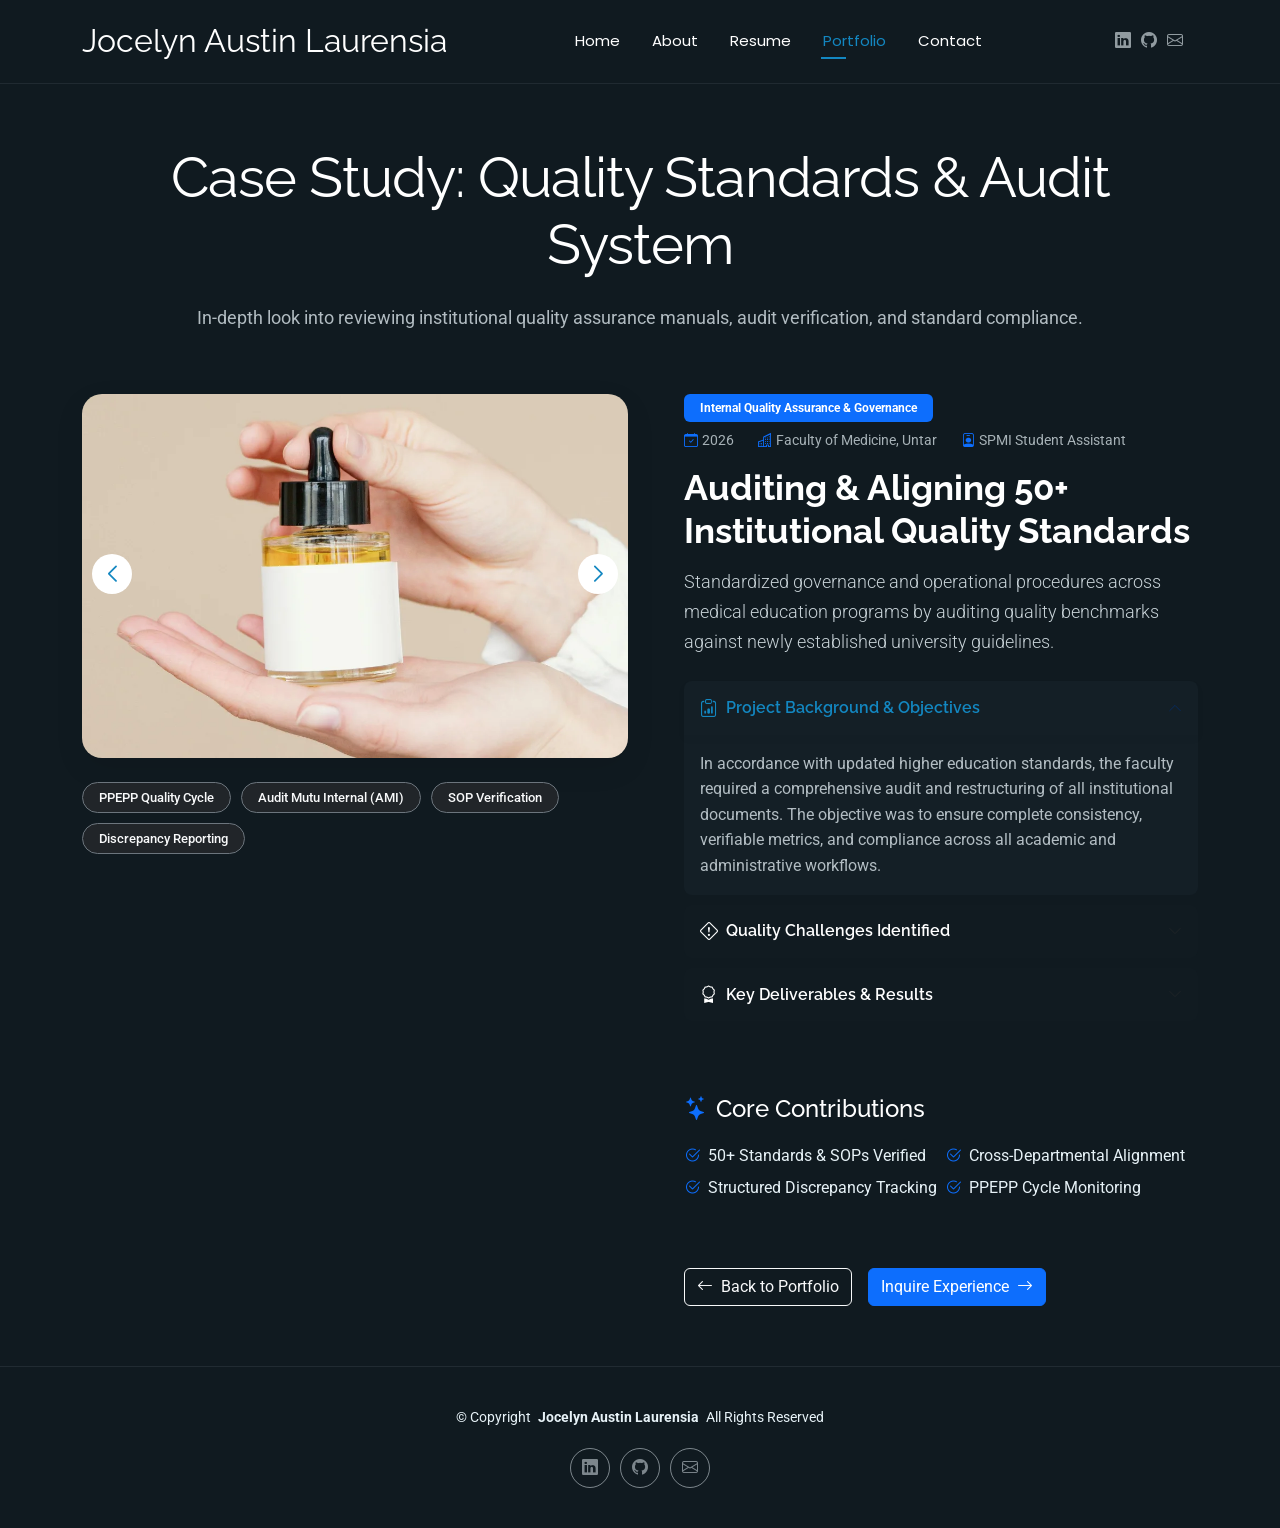
<file: portfolio-details.html>
<!DOCTYPE html>
<html lang="en">

<head>
  <meta charset="utf-8">
  <meta content="width=device-width, initial-scale=1.0" name="viewport">
  <title>Portfolio Details - Jocelyn Austin Laurensia</title>
  <meta name="description" content="Detailed Case Study of Internal Quality Assurance System by Jocelyn Austin Laurensia.">
  <meta name="keywords" content="Portfolio Details, SPMI, Quality Assurance, Audit, Information Systems">

  <!-- Favicons -->
  <link href="assets/img/favicon.png" rel="icon">
  <link href="assets/img/apple-touch-icon.png" rel="apple-touch-icon">

  <!-- Fonts -->
  <link href="https://fonts.googleapis.com" rel="preconnect">
  <link href="https://fonts.gstatic.com" rel="preconnect" crossorigin>
  <link href="https://fonts.googleapis.com/css2?family=Roboto:ital,wght@0,100;0,300;0,400;0,500;0,700;0,900;1,100;1,300;1,400;1,500;1,700;1,900&family=Poppins:ital,wght@0,100;0,200;0,300;0,400;0,500;0,600;0,700;0,800;0,900;1,100;1,200;1,300;1,400;1,500;1,600;1,700;1,800;1,900&family=Raleway:ital,wght@0,100;0,200;0,300;0,400;0,500;0,600;0,700;0,800;0,900;1,100;1,200;1,300;1,400;1,500;1,600;1,700;1,800;1,900&display=swap" rel="stylesheet">

  <!-- Vendor CSS Files -->
  <link href="assets/vendor/bootstrap/css/bootstrap.min.css" rel="stylesheet">
  <link href="assets/vendor/bootstrap-icons/bootstrap-icons.css" rel="stylesheet">
  <link href="assets/vendor/aos/aos.css" rel="stylesheet">
  <link href="assets/vendor/swiper/swiper-bundle.min.css" rel="stylesheet">
  <link href="assets/vendor/glightbox/css/glightbox.min.css" rel="stylesheet">

  <!-- Main CSS File -->
  <link href="assets/css/main.css" rel="stylesheet">
</head>

<body class="portfolio-details-page">

  <header id="header" class="header d-flex align-items-center light-background sticky-top">
    <div class="container position-relative d-flex align-items-center justify-content-between">

      <a href="index.html" class="logo d-flex align-items-center me-auto me-xl-0">
        <h1 class="sitename">Jocelyn Austin Laurensia</h1>
      </a>

      <nav id="navmenu" class="navmenu">
        <ul>
          <li><a href="index.html">Home</a></li>
          <li><a href="about.html">About</a></li>
          <li><a href="resume.html">Resume</a></li>
          <li><a href="portfolio.html" class="active">Portfolio</a></li>
          <li><a href="contact.html">Contact</a></li>
        </ul>
        <i class="mobile-nav-toggle d-xl-none bi bi-list"></i>
      </nav>

      <div class="header-social-links">
        <a href="https://www.linkedin.com/in/jocelynaustinlaurensia" target="_blank" rel="noopener noreferrer" class="linkedin"><i class="bi bi-linkedin"></i></a>
        <a href="https://github.com/jocelynaustinlaurensia" target="_blank" rel="noopener noreferrer" class="github"><i class="bi bi-github"></i></a>
        <a href="mailto:jocelynaustinlaurensia@gmail.com" class="email"><i class="bi bi-envelope"></i></a>
      </div>

    </div>
  </header>

  <main class="main">

    <!-- Portfolio Details Section -->
    <section id="portfolio-details" class="portfolio-details section">

      <!-- Section Title -->
      <div class="container section-title" data-aos="fade-up">
        <h2>Case Study: Quality Standards & Audit System</h2>
        <p>In-depth look into reviewing institutional quality assurance manuals, audit verification, and standard compliance.</p>
      </div><!-- End Section Title -->

      <div class="container" data-aos="fade-up" data-aos-delay="100">

        <div class="row gy-4">

          <div class="col-lg-6" data-aos="fade-right">
            <div class="portfolio-details-media">
              <div class="main-image">
                <div class="portfolio-details-slider swiper init-swiper" data-aos="zoom-in">
                  <script type="application/json" class="swiper-config">
                    {
                      "loop": true,
                      "speed": 1000,
                      "autoplay": {
                        "delay": 6000
                      },
                      "effect": "creative",
                      "creativeEffect": {
                        "prev": {
                          "shadow": true,
                          "translate": [0, 0, -400]
                        },
                        "next": {
                          "translate": ["100%", 0, 0]
                        }
                      },
                      "slidesPerView": 1,
                      "navigation": {
                        "nextEl": ".swiper-button-next",
                        "prevEl": ".swiper-button-prev"
                      }
                    }
                  </script>
                  <div class="swiper-wrapper">
                    <div class="swiper-slide">
                      <img src="assets/img/portfolio/portfolio-1.webp" alt="SPMI Audit Process" class="img-fluid rounded">
                    </div>
                    <div class="swiper-slide">
                      <img src="assets/img/portfolio/portfolio-3.webp" alt="Standard Verification" class="img-fluid rounded">
                    </div>
                    <div class="swiper-slide">
                      <img src="assets/img/portfolio/portfolio-4.webp" alt="Document Compliance" class="img-fluid rounded">
                    </div>
                  </div>
                  <div class="swiper-button-prev"></div>
                  <div class="swiper-button-next"></div>
                </div>
              </div>

              <div class="tech-stack-badges mt-4" data-aos="fade-up" data-aos-delay="300">
                <span class="badge bg-dark border border-secondary text-light py-2 px-3">PPEPP Quality Cycle</span>
                <span class="badge bg-dark border border-secondary text-light py-2 px-3">Audit Mutu Internal (AMI)</span>
                <span class="badge bg-dark border border-secondary text-light py-2 px-3">SOP Verification</span>
                <span class="badge bg-dark border border-secondary text-light py-2 px-3">Discrepancy Reporting</span>
              </div>
            </div>
          </div>

          <div class="col-lg-6" data-aos="fade-left">
            <div class="portfolio-details-content">

              <div class="project-meta mb-3">
                <div class="badge-wrapper mb-2">
                  <span class="badge bg-primary px-3 py-2">Internal Quality Assurance & Governance</span>
                </div>
                <div class="date-client d-flex flex-wrap gap-4 text-secondary small">
                  <div class="meta-item">
                    <i class="bi bi-calendar-check text-primary me-1"></i>
                    <span>2026</span>
                  </div>
                  <div class="meta-item">
                    <i class="bi bi-buildings text-primary me-1"></i>
                    <span>Faculty of Medicine, Untar</span>
                  </div>
                  <div class="meta-item">
                    <i class="bi bi-person-badge text-primary me-1"></i>
                    <span>SPMI Student Assistant</span>
                  </div>
                </div>
              </div>

              <h2 class="project-title mb-3">Auditing & Aligning 50+ Institutional Quality Standards</h2>

              <div class="project-overview">
                <p class="lead">
                  Standardized governance and operational procedures across medical education programs by auditing quality benchmarks against newly established university guidelines.
                </p>

                <div class="accordion project-accordion" id="portfolio-details-projectAccordion">

                  <div class="accordion-item" data-aos="fade-up">
                    <h2 class="accordion-header">
                      <button class="accordion-button" type="button" data-bs-toggle="collapse" data-bs-target="#portfolio-details-collapse-1" aria-expanded="true">
                        <i class="bi bi-clipboard-data me-2"></i> Project Background & Objectives
                      </button>
                    </h2>
                    <div id="portfolio-details-collapse-1" class="accordion-collapse collapse show" data-bs-parent="#portfolio-details-projectAccordion">
                      <div class="accordion-body">
                        <p>In accordance with updated higher education standards, the faculty required a comprehensive audit and restructuring of all institutional documents. The objective was to ensure complete consistency, verifiable metrics, and compliance across all academic and administrative workflows.</p>
                      </div>
                    </div>
                  </div>

                  <div class="accordion-item" data-aos="fade-up" data-aos-delay="100">
                    <h2 class="accordion-header">
                      <button class="accordion-button collapsed" type="button" data-bs-toggle="collapse" data-bs-target="#portfolio-details-collapse-2" aria-expanded="false">
                        <i class="bi bi-exclamation-diamond me-2"></i> Quality Challenges Identified
                      </button>
                    </h2>
                    <div id="portfolio-details-collapse-2" class="accordion-collapse collapse" data-bs-parent="#portfolio-details-projectAccordion">
                      <div class="accordion-body">
                        <p>Identified procedural ambiguities, outdated indicator targets, and structural divergences between operational units. Each document required cross-referencing against statutory standards with zero margin for contradictory guidelines.</p>
                      </div>
                    </div>
                  </div>

                  <div class="accordion-item" data-aos="fade-up" data-aos-delay="200">
                    <h2 class="accordion-header">
                      <button class="accordion-button collapsed" type="button" data-bs-toggle="collapse" data-bs-target="#portfolio-details-collapse-3" aria-expanded="false">
                        <i class="bi bi-award me-2"></i> Key Deliverables & Results
                      </button>
                    </h2>
                    <div id="portfolio-details-collapse-3" class="accordion-collapse collapse" data-bs-parent="#portfolio-details-projectAccordion">
                      <div class="accordion-body">
                        <p>Audited over 50 quality standard documents and procedural manuals. Produced structured discrepancy logs, accelerated internal audit (AMI) preparation cycles, and established a dependable documentation archive for accreditation readiness.</p>
                      </div>
                    </div>
                  </div>

                </div>
              </div>

              <div class="project-features mt-4" data-aos="fade-up" data-aos-delay="300">
                <h4 class="mb-3"><i class="bi bi-stars text-primary me-2"></i>Core Contributions</h4>
                <div class="row g-2">
                  <div class="col-md-6">
                    <ul class="list-unstyled mb-0">
                      <li class="py-1"><i class="bi bi-check2-circle text-primary me-2"></i>50+ Standards & SOPs Verified</li>
                      <li class="py-1"><i class="bi bi-check2-circle text-primary me-2"></i>Structured Discrepancy Tracking</li>
                    </ul>
                  </div>
                  <div class="col-md-6">
                    <ul class="list-unstyled mb-0">
                      <li class="py-1"><i class="bi bi-check2-circle text-primary me-2"></i>Cross-Departmental Alignment</li>
                      <li class="py-1"><i class="bi bi-check2-circle text-primary me-2"></i>PPEPP Cycle Monitoring</li>
                    </ul>
                  </div>
                </div>
              </div>

              <div class="cta-buttons mt-4 d-flex gap-3" data-aos="fade-up" data-aos-delay="400">
                <a href="portfolio.html" class="btn btn-outline-light">
                  <i class="bi bi-arrow-left me-1"></i> Back to Portfolio
                </a>
                <a href="contact.html" class="btn btn-primary">
                  Inquire Experience <i class="bi bi-arrow-right ms-1"></i>
                </a>
              </div>

            </div>
          </div>

        </div>

      </div>

    </section><!-- /Portfolio Details Section -->

  </main>

  <footer id="footer" class="footer">

    <div class="container">
      <div class="copyright text-center">
        <p>© <span>Copyright</span> <strong class="px-1 sitename">Jocelyn Austin Laurensia</strong> <span>All Rights Reserved</span></p>
      </div>
      <div class="social-links d-flex justify-content-center">
        <a href="https://www.linkedin.com/in/jocelynaustinlaurensia" target="_blank" rel="noopener noreferrer"><i class="bi bi-linkedin"></i></a>
        <a href="https://github.com/jocelynaustinlaurensia" target="_blank" rel="noopener noreferrer"><i class="bi bi-github"></i></a>
        <a href="mailto:jocelynaustinlaurensia@gmail.com"><i class="bi bi-envelope"></i></a>
      </div>
    </div>

  </footer>

  <!-- Scroll Top -->
  <a href="#" id="scroll-top" class="scroll-top d-flex align-items-center justify-content-center"><i class="bi bi-arrow-up-short"></i></a>

  <!-- Preloader -->
  <div id="preloader"></div>

  <!-- Vendor JS Files -->
  <script src="assets/vendor/bootstrap/js/bootstrap.bundle.min.js"></script>
  <script src="assets/vendor/php-email-form/validate.js"></script>
  <script src="assets/vendor/aos/aos.js"></script>
  <script src="assets/vendor/typed.js/typed.umd.js"></script>
  <script src="assets/vendor/waypoints/noframework.waypoints.js"></script>
  <script src="assets/vendor/purecounter/purecounter_vanilla.js"></script>
  <script src="assets/vendor/swiper/swiper-bundle.min.js"></script>
  <script src="assets/vendor/imagesloaded/imagesloaded.pkgd.min.js"></script>
  <script src="assets/vendor/isotope-layout/isotope.pkgd.min.js"></script>
  <script src="assets/vendor/glightbox/js/glightbox.min.js"></script>

  <!-- Main JS File -->
  <script src="assets/js/main.js"></script>

</body>

</html>
</file>
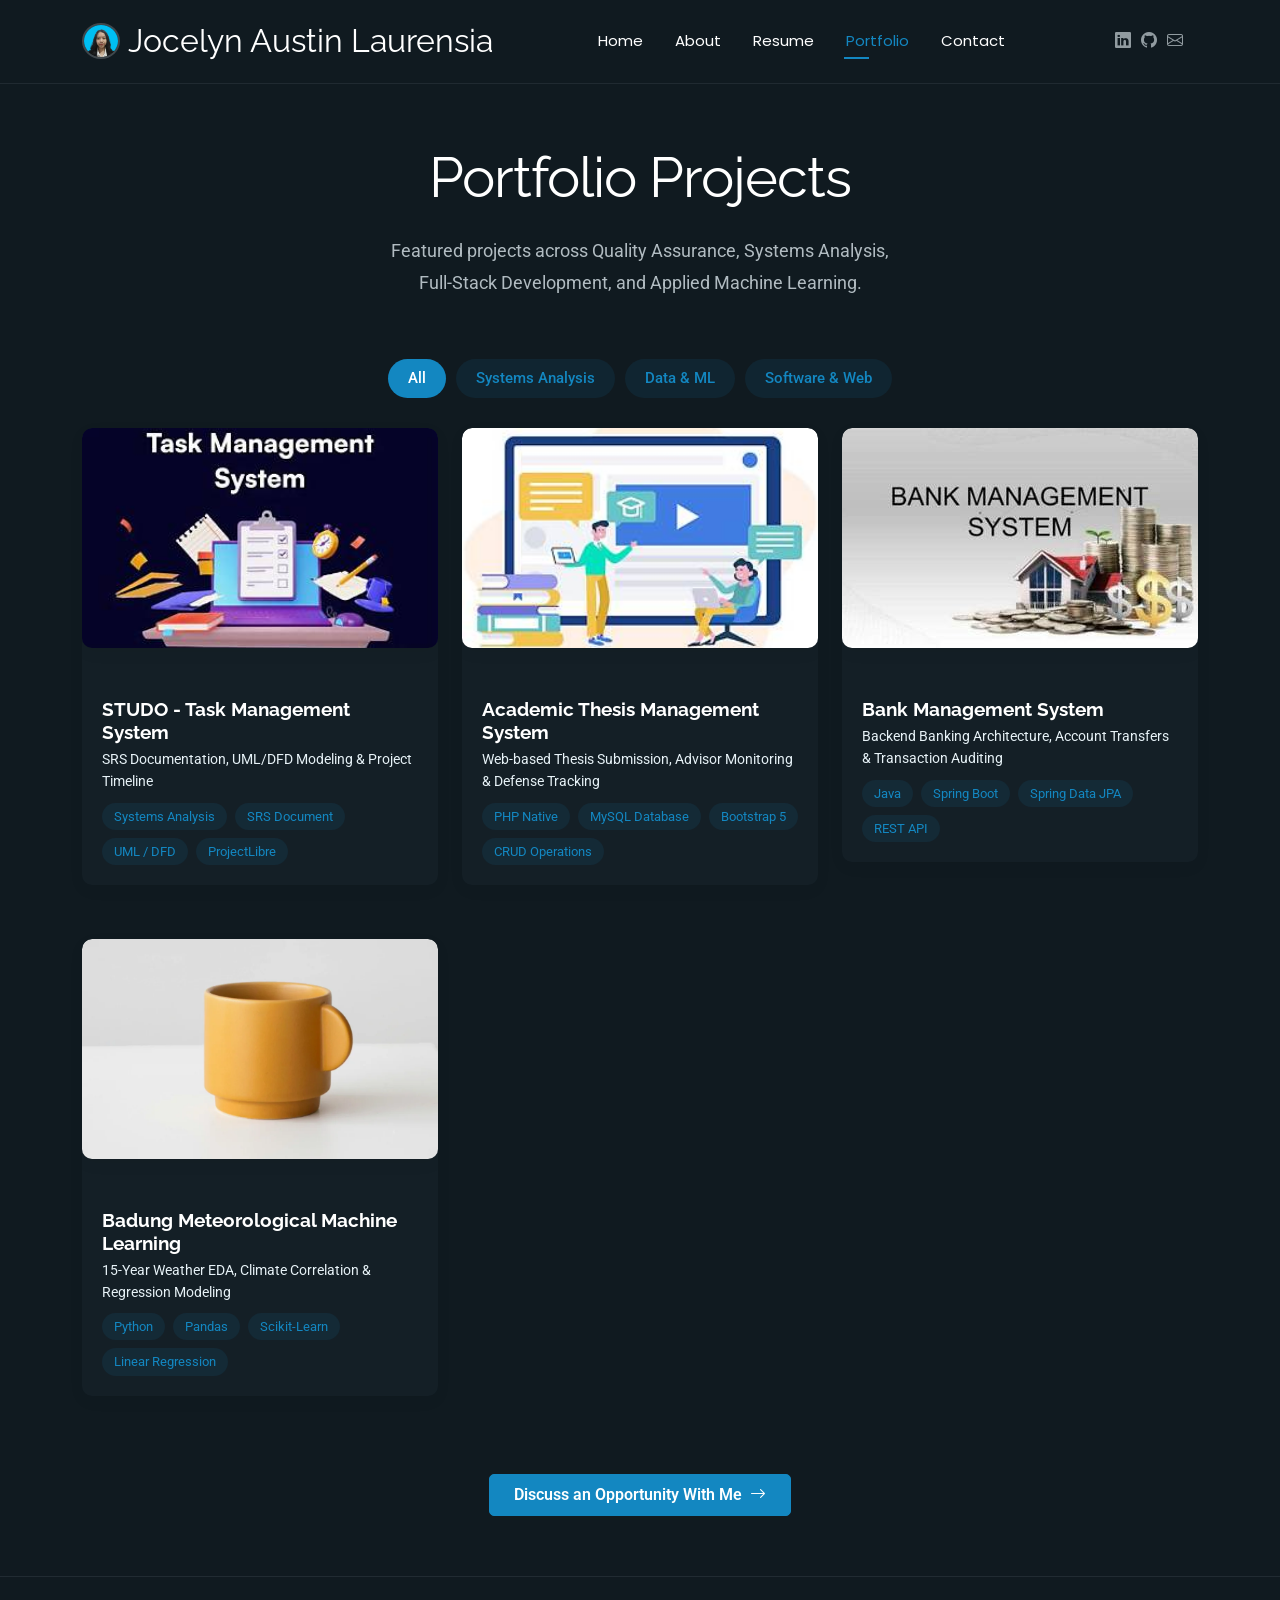
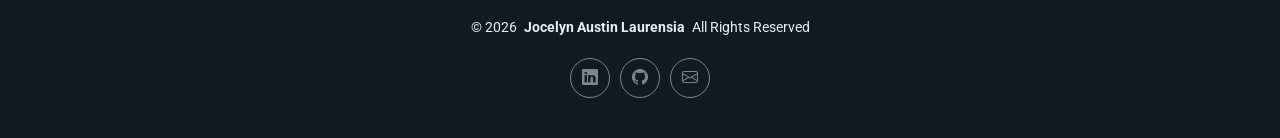
<file: portfolio.html>
<!DOCTYPE html>
<html lang="en">
<head>
  <meta charset="utf-8">
  <meta content="width=device-width, initial-scale=1.0" name="viewport">
  <title>Portfolio - Jocelyn Austin Laurensia</title>
  <meta name="description" content="Portfolio of Jocelyn Austin Laurensia - Information Systems Projects, Quality Assurance, and Systems Analysis.">
  <meta name="keywords" content="Jocelyn Austin Laurensia, Portfolio, Information Systems, SPMI, Data Analysis, Untar">
  <!-- Favicons -->
  <link href="assets/img/favicon.png" rel="icon">
  <link href="assets/img/apple-touch-icon.png" rel="apple-touch-icon">
  <!-- Fonts -->
  <link href="https://fonts.googleapis.com" rel="preconnect">
  <link href="https://fonts.gstatic.com" rel="preconnect" crossorigin>
  <link href="https://fonts.googleapis.com/css2?family=Roboto:ital,wght@0,100;0,300;0,400;0,500;0,700;0,900;1,100;1,300;1,400;1,500;1,700;1,900&family=Poppins:ital,wght@0,100;0,200;0,300;0,400;0,500;0,600;0,700;0,800;0,900;1,100;1,200;1,300;1,400;1,500;1,600;1,700;1,800;1,900&family=Raleway:ital,wght@0,100;0,200;0,300;0,400;0,500;0,600;0,700;0,800;0,900;1,100;1,200;1,300;1,400;1,500;1,600;1,700;1,800;1,900&display=swap" rel="stylesheet">
  <!-- Vendor CSS Files -->
  <link href="assets/vendor/bootstrap/css/bootstrap.min.css" rel="stylesheet">
  <link href="assets/vendor/bootstrap-icons/bootstrap-icons.css" rel="stylesheet">
  <link href="assets/vendor/aos/aos.css" rel="stylesheet">
  <link href="assets/vendor/swiper/swiper-bundle.min.css" rel="stylesheet">
  <link href="assets/vendor/glightbox/css/glightbox.min.css" rel="stylesheet">
  <!-- Main CSS File -->
  <link href="assets/css/main.css" rel="stylesheet">
</head>
<body class="portfolio-page">
  <header id="header" class="header d-flex align-items-center light-background sticky-top">
    <div class="container position-relative d-flex align-items-center justify-content-between">
      <a href="index.html" class="logo d-flex align-items-center me-auto me-xl-0">
        <img src="assets/img/profile/Profile Jocelyn.png" alt="Jocelyn Austin Laurensia" class="rounded-circle me-2" style="width: 38px; height: 38px; object-fit: cover; border: 2px solid rgba(255, 255, 255, 0.2);">
        <h1 class="sitename">Jocelyn Austin Laurensia</h1>
      </a>
      <nav id="navmenu" class="navmenu">
        <ul>
          <li><a href="index.html">Home</a></li>
          <li><a href="about.html">About</a></li>
          <li><a href="resume.html">Resume</a></li>
          <li><a href="portfolio.html" class="active">Portfolio</a></li>
          <li><a href="contact.html">Contact</a></li>
        </ul>
        <i class="mobile-nav-toggle d-xl-none bi bi-list"></i>
      </nav>
      <div class="header-social-links">
        <a href="https://www.linkedin.com/in/jocelynaustinlaurensia" target="_blank" rel="noopener noreferrer" class="linkedin"><i class="bi bi-linkedin"></i></a>
        <a href="https://github.com/jocelynaustinlaurensia" target="_blank" rel="noopener noreferrer" class="github"><i class="bi bi-github"></i></a>
        <a href="mailto:jocelynaustinlaurensia@gmail.com" class="email"><i class="bi bi-envelope"></i></a>
      </div>
    </div>
  </header>
  <main class="main">
    <!-- Portfolio Section -->
    <section id="portfolio" class="portfolio section">
      <!-- Section Title -->
      <div class="container section-title" data-aos="fade-up">
        <h2>Portfolio Projects</h2>
        <p>Featured projects across Quality Assurance, Systems Analysis, Full-Stack Development, and Applied Machine Learning.</p>
      </div><!-- End Section Title -->
      <div class="container" data-aos="fade-up" data-aos-delay="100">
        <div class="isotope-layout" data-default-filter="*" data-layout="fitRows" data-sort="original-order">
          <ul class="portfolio-filters isotope-filters" data-aos="fade-up" data-aos-delay="200">
            <li data-filter="*" class="filter-active">All</li>
            <li data-filter=".filter-systems">Systems Analysis</li>
            <li data-filter=".filter-data">Data & ML</li>
            <li data-filter=".filter-dev">Software & Web</li>
          </ul><!-- End Portfolio Filters -->
          <div class="row gy-4 isotope-container" data-aos="fade-up" data-aos-delay="300">
            
                        <!-- Item 1: STUDO - System Analysis & Project Management -->
            <div class="col-lg-4 col-md-6 portfolio-item isotope-item filter-systems filter-dev">
              <div class="portfolio-card h-100 d-flex flex-column">
              <div class="portfolio-card">
                <div class="portfolio-img">
                  <img src="assets/img/portfolio/TMS.jpeg" alt="STUDO Task Management System" class="img-fluid">
                  <div class="portfolio-overlay">
                    <a href="assets/img/portfolio/TMS.jpeg" class="glightbox portfolio-lightbox" title="STUDO — Task Management System (SRS, UML, WBS & Gantt Chart)"><i class="bi bi-plus"></i></a>
                    <a href="https://github.com/jocelynaustinlaurensia/studo-task-management-system" target="_blank" rel="noopener noreferrer" class="portfolio-details-link" title="View on GitHub"><i class="bi bi-github"></i></a>
                  </div>
                  </div>
                </div>
                <div class="portfolio-info">
                  <h4>STUDO - Task Management System</h4>
                  <p>SRS Documentation, UML/DFD Modeling & Project Timeline</p>
                  <div class="portfolio-tags">
                    <span>Systems Analysis</span>
                    <span>SRS Document</span>
                    <span>UML / DFD</span>
                    <span>ProjectLibre</span>
                  </div>
                </div>
              </div>
            </div>

            <!-- Item 2: Academic & Thesis Management System -->
            <div class="col-lg-4 col-md-6 portfolio-item isotope-item filter-dev filter-data">
              <div class="portfolio-card h-100 d-flex flex-column">
              <div class="portfolio-card">
                <div class="portfolio-img">
                  <img src="assets/img/portfolio/AMS2.jpeg" alt="Academic Thesis Management System" class="img-fluid">
                  <div class="portfolio-overlay">
                    <a href="assets/img/portfoliO/AMS2.jpeg" class="glightbox portfolio-lightbox" title="Academic Thesis Management System — Full-Stack Portal"><i class="bi bi-plus"></i></a>
                    <a href="https://github.com/jocelynaustinlaurensia/academic-thesis-management-system" target="_blank" rel="noopener noreferrer" class="portfolio-details-link" title="View on GitHub"><i class="bi bi-github"></i></a>
                  </div>
                  </div>
                </div>
                <div class="portfolio-info">
                  <h4>Academic Thesis Management System</h4>
                  <p>Web-based Thesis Submission, Advisor Monitoring & Defense Tracking</p>
                  <div class="portfolio-tags">
                    <span>PHP Native</span>
                    <span>MySQL Database</span>
                    <span>Bootstrap 5</span>
                    <span>CRUD Operations</span>
                  </div>
                </div>
              </div>
            </div>

            <!-- Item 3: Bank Management System -->
            <div class="col-lg-4 col-md-6 portfolio-item isotope-item filter-dev">
              <div class="portfolio-card h-100 d-flex flex-column">
              <div class="portfolio-card">
                <div class="portfolio-img">
                  <img src="assets/img/portfolio/BMS.jpeg" alt="Bank Management System" class="img-fluid">
                  <div class="portfolio-overlay">
                    <a href="assets/img/portfolio/BMS.jpeg" class="glightbox portfolio-lightbox" title="Bank Management System — Java Spring Boot REST API"><i class="bi bi-plus"></i></a>
                    <a href="https://github.com/jocelynaustinlaurensia/bank-management-system" target="_blank" rel="noopener noreferrer" class="portfolio-details-link" title="View on GitHub"><i class="bi bi-github"></i></a>
                  </div>
                  </div>
                </div>
                <div class="portfolio-info">
                  <h4>Bank Management System</h4>
                  <p>Backend Banking Architecture, Account Transfers & Transaction Auditing</p>
                  <div class="portfolio-tags">
                    <span>Java</span>
                    <span>Spring Boot</span>
                    <span>Spring Data JPA</span>
                    <span>REST API</span>
                  </div>
                </div>
              </div>
            </div>

            <!-- Item 4: Badung Meteorological Analysis & Machine Learning -->
            <div class="col-lg-4 col-md-6 portfolio-item isotope-item filter-data">
              <div class="portfolio-card h-100 d-flex flex-column">
              <div class="portfolio-card">
                <div class="portfolio-img">
                  <img src="assets/img/portfolio/portfolio-5.webp" alt="Badung Meteorological Analysis" class="img-fluid">
                  <div class="portfolio-overlay">
                    <a href="assets/img/portfolio/portfolio-5.webp" class="glightbox portfolio-lightbox" title="Badung Meteorological Analysis & Predictive Regression Modeling"><i class="bi bi-plus"></i></a>
                    <a href="https://github.com/jocelynaustinlaurensia/badung-meteorological-analysis" target="_blank" rel="noopener noreferrer" class="portfolio-details-link" title="View on GitHub"><i class="bi bi-github"></i></a>
                  </div>
                  </div>
                </div>
                <div class="portfolio-info">
                  <h4>Badung Meteorological Machine Learning</h4>
                  <p>15-Year Weather EDA, Climate Correlation & Regression Modeling</p>
                  <div class="portfolio-tags">
                    <span>Python</span>
                    <span>Pandas</span>
                    <span>Scikit-Learn</span>
                    <span>Linear Regression</span>
                  </div>
                </div>
              </div>
            </div>

          </div><!-- End Portfolio Items Container -->
        </div>
        <div class="text-center mt-5" data-aos="fade-up" data-aos-delay="400">
          <a href="contact.html" class="btn btn-primary px-4 py-2">Discuss an Opportunity With Me <i class="bi bi-arrow-right ms-1"></i></a>
        </div>
      </div>
    </section><!-- /Portfolio Section -->
  </main>
  <footer id="footer" class="footer">
    <div class="container">
      <div class="copyright text-center">
        <p>© <span>2026</span> <strong class="px-1 sitename">Jocelyn Austin Laurensia</strong> <span>All Rights Reserved</span></p>
      </div>
      <div class="social-links d-flex justify-content-center">
        <a href="https://www.linkedin.com/in/jocelynaustinlaurensia" target="_blank" rel="noopener noreferrer"><i class="bi bi-linkedin"></i></a>
        <a href="https://github.com/jocelynaustinlaurensia" target="_blank" rel="noopener noreferrer"><i class="bi bi-github"></i></a>
        <a href="mailto:jocelynaustinlaurensia@gmail.com"><i class="bi bi-envelope"></i></a>
      </div>
    </div>
  </footer>
  <!-- Scroll Top -->
  <a href="#" id="scroll-top" class="scroll-top d-flex align-items-center justify-content-center"><i class="bi bi-arrow-up-short"></i></a>
  <!-- Preloader -->
  <div id="preloader"></div>
  <!-- Vendor JS Files -->
  <script src="assets/vendor/bootstrap/js/bootstrap.bundle.min.js"></script>
  <script src="assets/vendor/php-email-form/validate.js"></script>
  <script src="assets/vendor/aos/aos.js"></script>
  <script src="assets/vendor/typed.js/typed.umd.js"></script>
  <script src="assets/vendor/waypoints/noframework.waypoints.js"></script>
  <script src="assets/vendor/purecounter/purecounter_vanilla.js"></script>
  <script src="assets/vendor/swiper/swiper-bundle.min.js"></script>
  <script src="assets/vendor/imagesloaded/imagesloaded.pkgd.min.js"></script>
  <script src="assets/vendor/isotope-layout/isotope.pkgd.min.js"></script>
  <script src="assets/vendor/glightbox/js/glightbox.min.js"></script>
  <!-- Main JS File -->
  <script src="assets/js/main.js"></script>
</body>
</html>
</file>
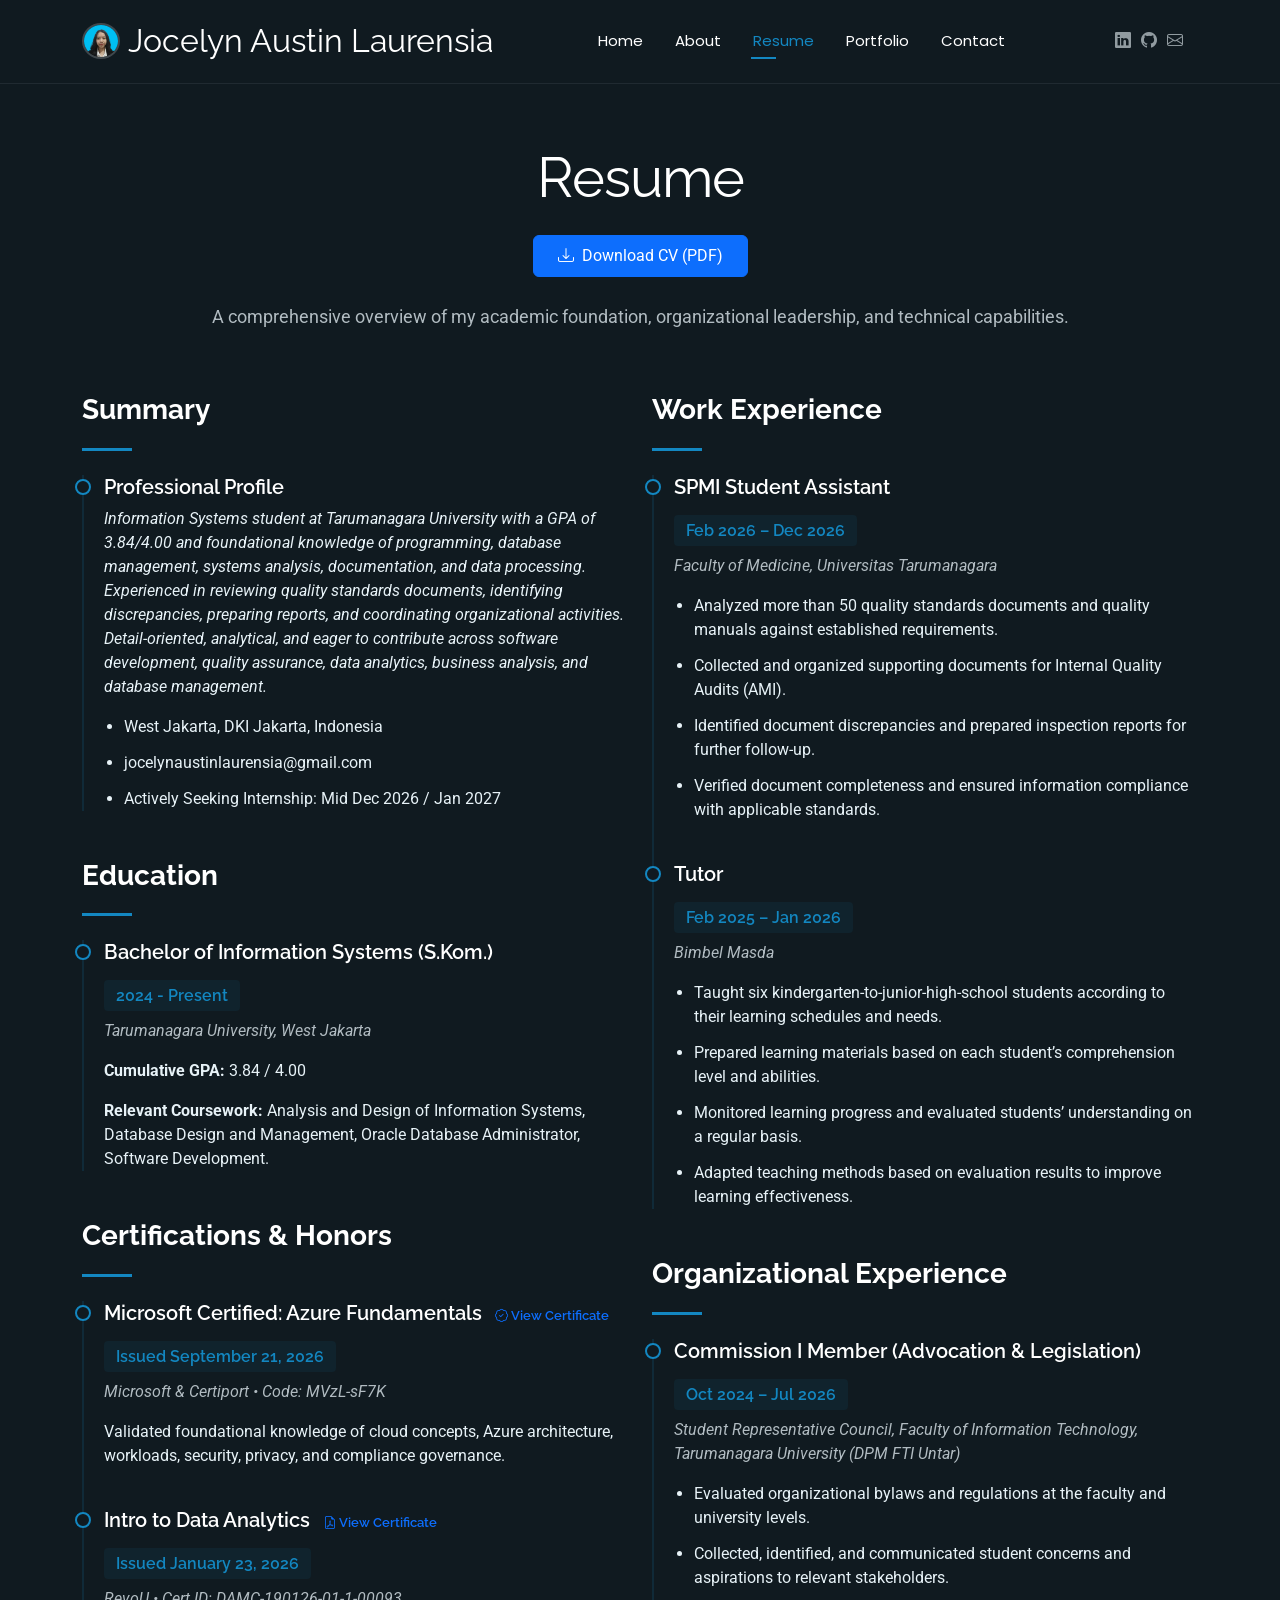
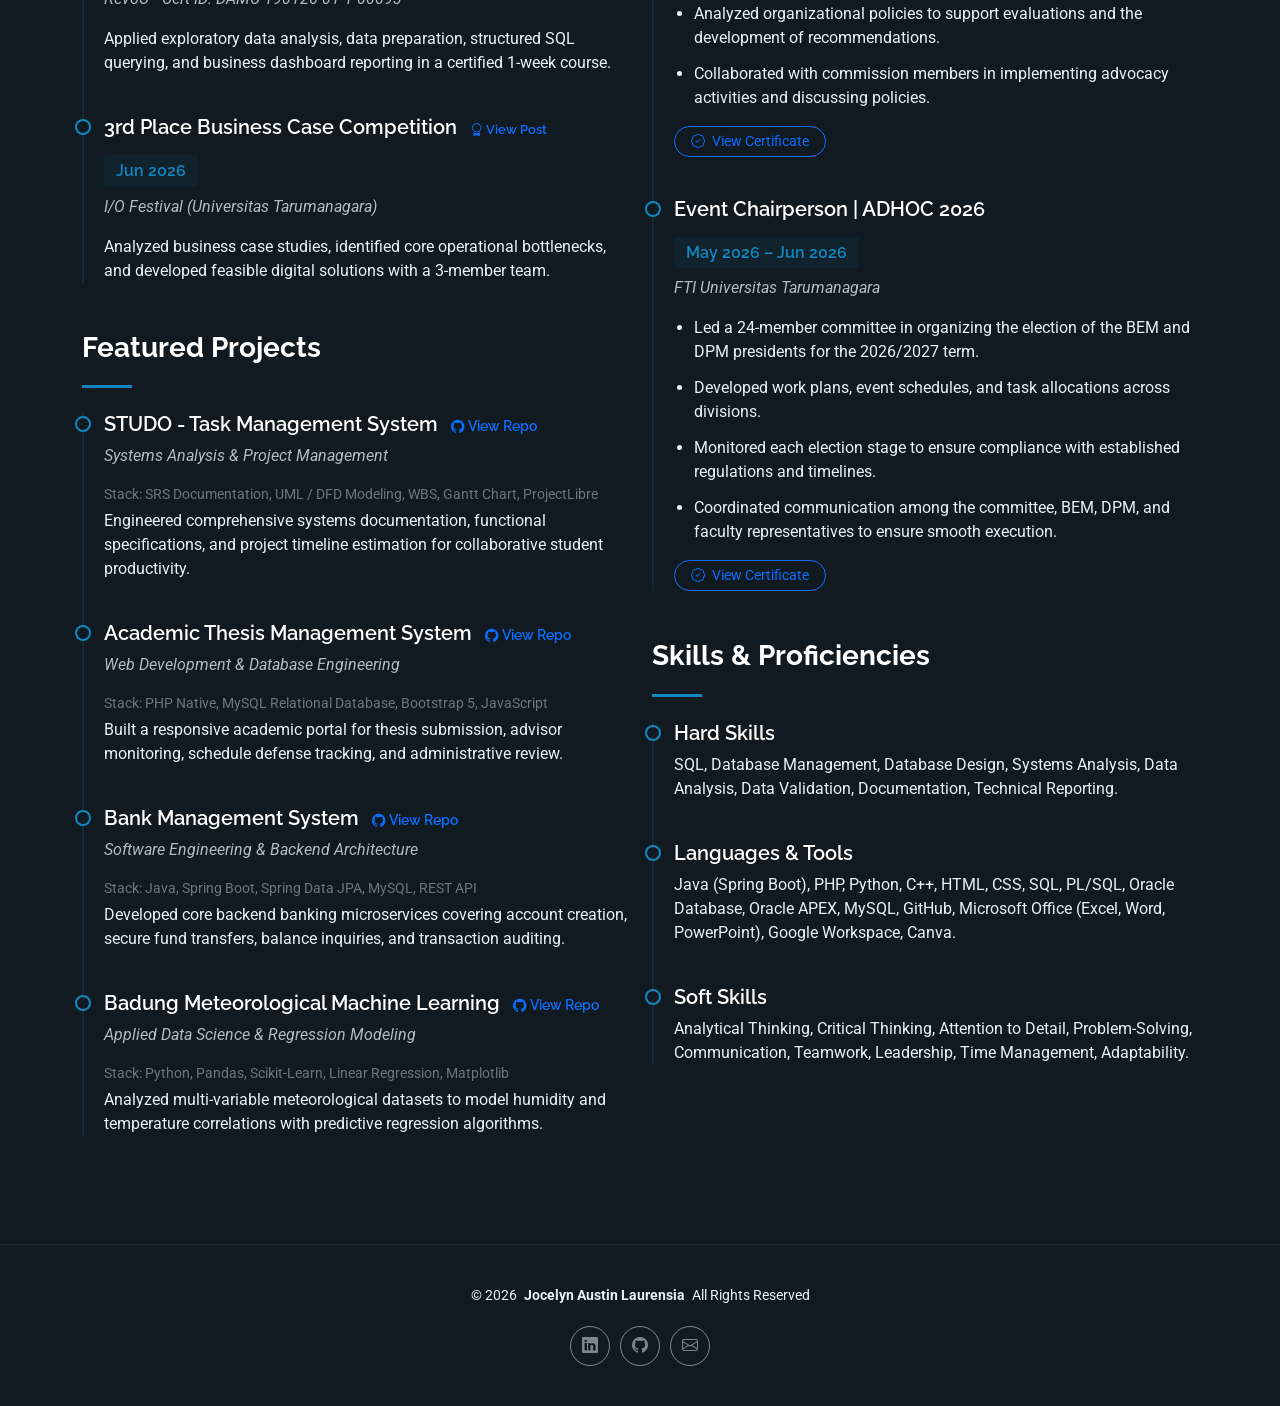
<file: resume.html>
<!DOCTYPE html>
<html lang="en">
<head>
  <meta charset="utf-8">
  <meta content="width=device-width, initial-scale=1.0" name="viewport">
  <title>Resume - Jocelyn Austin Laurensia</title>
  <meta name="description" content="Resume of Jocelyn Austin Laurensia - Information Systems Student at Universitas Tarumanagara.">
  <meta name="keywords" content="Jocelyn Austin Laurensia, Resume, CV, Information Systems, Untar, Quality Assurance, Systems Analysis, Software Development">
  <!-- Favicons -->
  <link href="assets/img/favicon.png" rel="icon">
  <link href="assets/img/apple-touch-icon.png" rel="apple-touch-icon">
  <!-- Fonts -->
  <link href="https://fonts.googleapis.com" rel="preconnect">
  <link href="https://fonts.gstatic.com" rel="preconnect" crossorigin>
  <link href="https://fonts.googleapis.com/css2?family=Roboto:ital,wght@0,100;0,300;0,400;0,500;0,700;0,900;1,100;1,300;1,400;1,500;1,700;1,900&family=Poppins:ital,wght@0,100;0,200;0,300;0,400;0,500;0,600;0,700;0,800;0,900;1,100;1,200;1,300;1,400;1,500;1,600;1,700;1,800;1,900&family=Raleway:ital,wght@0,100;0,200;0,300;0,400;0,500;0,600;0,700;0,800;0,900;1,100;1,200;1,300;1,400;1,500;1,600;1,700;1,800;1,900&display=swap" rel="stylesheet">
  <!-- Vendor CSS Files -->
  <link href="assets/vendor/bootstrap/css/bootstrap.min.css" rel="stylesheet">
  <link href="assets/vendor/bootstrap-icons/bootstrap-icons.css" rel="stylesheet">
  <link href="assets/vendor/aos/aos.css" rel="stylesheet">
  <link href="assets/vendor/swiper/swiper-bundle.min.css" rel="stylesheet">
  <link href="assets/vendor/glightbox/css/glightbox.min.css" rel="stylesheet">
  <!-- Main CSS File -->
  <link href="assets/css/main.css" rel="stylesheet">
</head>
<body class="resume-page">
  <header id="header" class="header d-flex align-items-center light-background sticky-top">
    <div class="container position-relative d-flex align-items-center justify-content-between">
      <a href="index.html" class="logo d-flex align-items-center me-auto me-xl-0">
        <img src="assets/img/profile/Profile Jocelyn.png" alt="Jocelyn Austin Laurensia" class="rounded-circle me-2" style="width: 38px; height: 38px; object-fit: cover; border: 2px solid rgba(255, 255, 255, 0.2);">
        <h1 class="sitename">Jocelyn Austin Laurensia</h1>
      </a>
      <nav id="navmenu" class="navmenu">
        <ul>
          <li><a href="index.html">Home</a></li>
          <li><a href="about.html">About</a></li>
          <li><a href="resume.html" class="active">Resume</a></li>
          <li><a href="portfolio.html">Portfolio</a></li>
          <li><a href="contact.html">Contact</a></li>
        </ul>
        <i class="mobile-nav-toggle d-xl-none bi bi-list"></i>
      </nav>
      <div class="header-social-links">
        <a href="https://www.linkedin.com/in/jocelynaustinlaurensia" target="_blank" rel="noopener noreferrer" class="linkedin"><i class="bi bi-linkedin"></i></a>
        <a href="https://github.com/jocelynaustinlaurensia" target="_blank" rel="noopener noreferrer" class="github"><i class="bi bi-github"></i></a>
        <a href="mailto:jocelynaustinlaurensia@gmail.com" class="email"><i class="bi bi-envelope"></i></a>
      </div>
    </div>
  </header>
  <main class="main">
    <!-- Resume Section -->
    <section id="resume" class="resume section">
      <!-- Section Title -->
      <div class="container section-title" data-aos="fade-up">
        <h2>Resume</h2>
        <div class="text-center mb-4" data-aos="fade-up">
  <a href="https://drive.google.com/drive/folders/1qS7sJST5ESRNFZSQ1g4spW8qdV-KtgQY?usp=drive_link" target="_blank" rel="noopener noreferrer" class="btn btn-primary px-4 py-2">
    <i class="bi bi-download me-2"></i>Download CV (PDF)
  </a>
</div>
        <p>A comprehensive overview of my academic foundation, organizational leadership, and technical capabilities.</p>
      </div><!-- End Section Title -->
      <div class="container" data-aos="fade-up" data-aos-delay="100">
        <div class="row gy-4">
          
          <!-- Left Column: Summary, Education, & Certifications -->
          <div class="col-lg-6">
            <!-- Summary Section -->
            <div class="resume-item" data-aos="fade-up">
              <h3 class="resume-title">Summary</h3>
              <div class="resume-content">
                <article class="education-item">
                  <h4>Professional Profile</h4>
                  <p><em>Information Systems student at Tarumanagara University with a GPA of 3.84/4.00 and foundational knowledge of programming, database management, systems analysis, documentation, and data processing. Experienced in reviewing quality standards documents, identifying discrepancies, preparing reports, and coordinating organizational activities. Detail-oriented, analytical, and eager to contribute across software development, quality assurance, data analytics, business analysis, and database management.</em></p>
                  <ul>
                    <li>West Jakarta, DKI Jakarta, Indonesia</li>
                    <li>jocelynaustinlaurensia@gmail.com</li>
                    <li>Actively Seeking Internship: Mid Dec 2026 / Jan 2027</li>
                  </ul>
                </article>
              </div>
            </div><!-- End Summary Section -->

            <div class="resume-item resume-summary-block" data-aos="fade-up"></div>

            <!-- Education Section -->
            <div class="resume-item" data-aos="fade-up" data-aos-delay="100">
              <h3 class="resume-title">Education</h3>
              <div class="resume-content">
                <article class="education-item">
                  <h4>Bachelor of Information Systems (S.Kom.)</h4>
                  <h5>2024 - Present</h5>
                  <p class="institution"><em>Tarumanagara University, West Jakarta</em></p>
                  <p><strong>Cumulative GPA:</strong> 3.84 / 4.00</p>
                  <p><strong>Relevant Coursework:</strong> Analysis and Design of Information Systems, Database Design and Management, Oracle Database Administrator, Software Development.</p>
                </article>
              </div>
            </div><!-- End Education Section -->

            <!-- Certifications & Awards Section -->
            <div class="resume-item" data-aos="fade-up" data-aos-delay="200">
              <h3 class="resume-title">Certifications & Honors</h3>
              <div class="resume-content">

                <!-- Microsoft Azure Fundamentals -->
                <article class="education-item">
                  <h4>Microsoft Certified: Azure Fundamentals
                    <a href="https://drive.google.com/file/d/1zC6TUresHZwHRG3GrrfduJR6pIgnFADG/view?usp=drive_link" target="_blank" rel="noopener noreferrer" class="small text-primary text-decoration-none ms-2" style="font-size: 0.82rem;">
                      <i class="bi bi-patch-check"></i> View Certificate
                    </a>
                  </h4>
                  <h5>Issued September 21, 2026</h5>
                  <p class="institution"><em>Microsoft & Certiport &bull; Code: MVzL-sF7K</em></p>
                  <p>Validated foundational knowledge of cloud concepts, Azure architecture, workloads, security, privacy, and compliance governance.</p>
                </article>

                <!-- RevoU Data Analytics -->
                <article class="education-item">
                  <h4>Intro to Data Analytics
                    <a href="https://drive.google.com/file/d/1B141S0ntRQwXV8GS5rscJc6jmh2_IMA1/view?usp=drive_link" target="_blank" rel="noopener noreferrer" class="small text-primary text-decoration-none ms-2" style="font-size: 0.82rem;">
                      <i class="bi bi-file-earmark-pdf"></i> View Certificate
                    </a>
                  </h4>
                  <h5>Issued January 23, 2026</h5>
                  <p class="institution"><em>RevoU &bull; Cert ID: DAMC-190126-01-1-00093</em></p>
                  <p>Applied exploratory data analysis, data preparation, structured SQL querying, and business dashboard reporting in a certified 1-week course.</p>
                </article>

                <!-- I/O Festival Competition -->
                <article class="education-item">
                  <h4>3rd Place Business Case Competition
                    <a href="https://lnkd.in/p/gmpd2FwY" target="_blank" rel="noopener noreferrer" class="small text-primary text-decoration-none ms-2" style="font-size: 0.82rem;">
                      <i class="bi bi-award"></i> View Post
                    </a>
                  </h4>
                  <h5>Jun 2026</h5>
                  <p class="institution"><em>I/O Festival (Universitas Tarumanagara)</em></p>
                  <p>Analyzed business case studies, identified core operational bottlenecks, and developed feasible digital solutions with a 3-member team.</p>
                </article>

              </div>
            </div><!-- End Certifications & Awards Section -->

            <!-- Featured Projects Section -->
            <div class="resume-item" data-aos="fade-up" data-aos-delay="250">
              <h3 class="resume-title">Featured Projects</h3>
              <div class="resume-content">

                <article class="education-item">
                  <h4>STUDO - Task Management System 
                    <a href="https://github.com/jocelynaustinlaurensia/studo-task-management-system" target="_blank" rel="noopener noreferrer" class="small text-primary text-decoration-none ms-2" style="font-size: 0.85rem;">
                      <i class="bi bi-github"></i> View Repo
                    </a>
                  </h4>
                  <p class="institution"><em>Systems Analysis & Project Management</em></p>
                  <p class="small text-secondary mb-1">Stack: SRS Documentation, UML / DFD Modeling, WBS, Gantt Chart, ProjectLibre</p>
                  <p>Engineered comprehensive systems documentation, functional specifications, and project timeline estimation for collaborative student productivity.</p>
                </article>

                <article class="education-item">
                  <h4>Academic Thesis Management System 
                    <a href="https://github.com/jocelynaustinlaurensia/academic-thesis-management-system" target="_blank" rel="noopener noreferrer" class="small text-primary text-decoration-none ms-2" style="font-size: 0.85rem;">
                      <i class="bi bi-github"></i> View Repo
                    </a>
                  </h4>
                  <p class="institution"><em>Web Development & Database Engineering</em></p>
                  <p class="small text-secondary mb-1">Stack: PHP Native, MySQL Relational Database, Bootstrap 5, JavaScript</p>
                  <p>Built a responsive academic portal for thesis submission, advisor monitoring, schedule defense tracking, and administrative review.</p>
                </article>

                <article class="education-item">
                  <h4>Bank Management System 
                    <a href="https://github.com/jocelynaustinlaurensia/bank-management-system" target="_blank" rel="noopener noreferrer" class="small text-primary text-decoration-none ms-2" style="font-size: 0.85rem;">
                      <i class="bi bi-github"></i> View Repo
                    </a>
                  </h4>
                  <p class="institution"><em>Software Engineering & Backend Architecture</em></p>
                  <p class="small text-secondary mb-1">Stack: Java, Spring Boot, Spring Data JPA, MySQL, REST API</p>
                  <p>Developed core backend banking microservices covering account creation, secure fund transfers, balance inquiries, and transaction auditing.</p>
                </article>

                <article class="education-item">
                  <h4>Badung Meteorological Machine Learning 
                    <a href="https://github.com/jocelynaustinlaurensia/badung-meteorological-analysis" target="_blank" rel="noopener noreferrer" class="small text-primary text-decoration-none ms-2" style="font-size: 0.85rem;">
                      <i class="bi bi-github"></i> View Repo
                    </a>
                  </h4>
                  <p class="institution"><em>Applied Data Science & Regression Modeling</em></p>
                  <p class="small text-secondary mb-1">Stack: Python, Pandas, Scikit-Learn, Linear Regression, Matplotlib</p>
                  <p>Analyzed multi-variable meteorological datasets to model humidity and temperature correlations with predictive regression algorithms.</p>
                </article>

              </div>
            </div><!-- End Featured Projects Section -->
          </div>

          <!-- Right Column: Professional Experience, Leadership, & Skills -->
          <div class="col-lg-6">
            <!-- Professional Experience Section -->
            <div class="resume-item" data-aos="fade-up">
              <h3 class="resume-title">Work Experience</h3>
              <div class="resume-content">
                <article class="experience-item">
                  <h4>SPMI Student Assistant</h4>
                  <h5>Feb 2026 – Dec 2026</h5>
                  <p class="company"><em>Faculty of Medicine, Universitas Tarumanagara</em></p>
                  <ul>
                    <li>Analyzed more than 50 quality standards documents and quality manuals against established requirements.</li>
                    <li>Collected and organized supporting documents for Internal Quality Audits (AMI).</li>
                    <li>Identified document discrepancies and prepared inspection reports for further follow-up.</li>
                    <li>Verified document completeness and ensured information compliance with applicable standards.</li>
                  </ul>
                </article>
                <article class="experience-item">
                  <h4>Tutor</h4>
                  <h5>Feb 2025 – Jan 2026</h5>
                  <p class="company"><em>Bimbel Masda</em></p>
                  <ul>
                    <li>Taught six kindergarten-to-junior-high-school students according to their learning schedules and needs.</li>
                    <li>Prepared learning materials based on each student’s comprehension level and abilities.</li>
                    <li>Monitored learning progress and evaluated students’ understanding on a regular basis.</li>
                    <li>Adapted teaching methods based on evaluation results to improve learning effectiveness.</li>
                  </ul>
                </article>
              </div>
            </div><!-- End Professional Experience Section -->

            <!-- Leadership & Organizational Experience Section -->
            <div class="resume-item" data-aos="fade-up" data-aos-delay="200">
              <h3 class="resume-title">Organizational Experience</h3>
              <div class="resume-content">
                <article class="experience-item">
                  <h4>Commission I Member (Advocation & Legislation)</h4>
                  <h5>Oct 2024 – Jul 2026</h5>
                  <p class="company"><em>Student Representative Council, Faculty of Information Technology, Tarumanagara University (DPM FTI Untar)</em></p>
                  <ul>
                    <li>Evaluated organizational bylaws and regulations at the faculty and university levels.</li>
                    <li>Collected, identified, and communicated student concerns and aspirations to relevant stakeholders.</li>
                    <li>Analyzed organizational policies to support evaluations and the development of recommendations.</li>
                    <li>Collaborated with commission members in implementing advocacy activities and discussing policies.</li>
                  </ul>

                  <!-- Tombol Tautan Sertifikat -->
                  <div class="mt-3">
                    <a href="https://drive.google.com/file/d/1-M6F--_AGnQUmjuUi_OknQ34DZrDw9Wh/view?usp=drive_link" target="_blank" rel="noopener noreferrer" class="btn btn-outline-primary btn-sm rounded-pill px-3">
                      <i class="bi bi-patch-check me-1"></i> View Certificate
                    </a>
                  </div>
                  
                </article>
                <article class="experience-item">
                  <h4>Event Chairperson | ADHOC 2026</h4>
                  <h5>May 2026 – Jun 2026</h5>
                  <p class="company"><em>FTI Universitas Tarumanagara</em></p>
                  <ul>
                    <li>Led a 24-member committee in organizing the election of the BEM and DPM presidents for the 2026/2027 term.</li>
                    <li>Developed work plans, event schedules, and task allocations across divisions.</li>
                    <li>Monitored each election stage to ensure compliance with established regulations and timelines.</li>
                    <li>Coordinated communication among the committee, BEM, DPM, and faculty representatives to ensure smooth execution.</li>
                  </ul>

                  <!-- Tombol Tautan Sertifikat -->
                  <div class="mt-3">
                    <a href="https://drive.google.com/file/d/1jzzz4__7pSsWPefaqt_BzmrL3Z2lBn7U/view?usp=drive_link" target="_blank" rel="noopener noreferrer" class="btn btn-outline-primary btn-sm rounded-pill px-3">
                      <i class="bi bi-patch-check me-1"></i> View Certificate
                    </a>
                  </div>

                </article>
              </div>
            </div><!-- End Leadership Section -->

            <!-- Technical Proficiencies Section -->
            <div class="resume-item" data-aos="fade-up" data-aos-delay="300">
              <h3 class="resume-title">Skills & Proficiencies</h3>
              <div class="resume-content">
                <article class="education-item">
                  <h4>Hard Skills</h4>
                  <p>SQL, Database Management, Database Design, Systems Analysis, Data Analysis, Data Validation, Documentation, Technical Reporting.</p>
                </article>
                <article class="education-item">
                  <h4>Languages & Tools</h4>
                  <p>Java (Spring Boot), PHP, Python, C++, HTML, CSS, SQL, PL/SQL, Oracle Database, Oracle APEX, MySQL, GitHub, Microsoft Office (Excel, Word, PowerPoint), Google Workspace, Canva.</p>
                </article>
                <article class="education-item">
                  <h4>Soft Skills</h4>
                  <p>Analytical Thinking, Critical Thinking, Attention to Detail, Problem-Solving, Communication, Teamwork, Leadership, Time Management, Adaptability.</p>
                </article>
              </div>
            </div><!-- End Technical Proficiencies Section -->

          </div>
        </div>
      </div>
    </section><!-- /Resume Section -->
  </main>
  <footer id="footer" class="footer">
    <div class="container">
      <div class="copyright text-center">
        <p>© <span>2026</span> <strong class="px-1 sitename">Jocelyn Austin Laurensia</strong> <span>All Rights Reserved</span></p>
      </div>
      <div class="social-links d-flex justify-content-center">
        <a href="https://www.linkedin.com/in/jocelynaustinlaurensia" target="_blank" rel="noopener noreferrer"><i class="bi bi-linkedin"></i></a>
        <a href="https://github.com/jocelynaustinlaurensia" target="_blank" rel="noopener noreferrer"><i class="bi bi-github"></i></a>
        <a href="mailto:jocelynaustinlaurensia@gmail.com"><i class="bi bi-envelope"></i></a>
      </div>
    </div>
  </footer>
  <!-- Scroll Top -->
  <a href="#" id="scroll-top" class="scroll-top d-flex align-items-center justify-content-center"><i class="bi bi-arrow-up-short"></i></a>
  <!-- Preloader -->
  <div id="preloader"></div>
  <!-- Vendor JS Files -->
  <script src="assets/vendor/bootstrap/js/bootstrap.bundle.min.js"></script>
  <script src="assets/vendor/php-email-form/validate.js"></script>
  <script src="assets/vendor/aos/aos.js"></script>
  <script src="assets/vendor/typed.js/typed.umd.js"></script>
  <script src="assets/vendor/waypoints/noframework.waypoints.js"></script>
  <script src="assets/vendor/purecounter/purecounter_vanilla.js"></script>
  <script src="assets/vendor/swiper/swiper-bundle.min.js"></script>
  <script src="assets/vendor/imagesloaded/imagesloaded.pkgd.min.js"></script>
  <script src="assets/vendor/isotope-layout/isotope.pkgd.min.js"></script>
  <script src="assets/vendor/glightbox/js/glightbox.min.js"></script>
  <!-- Main JS File -->
  <script src="assets/js/main.js"></script>
</body>
</html>
</file>
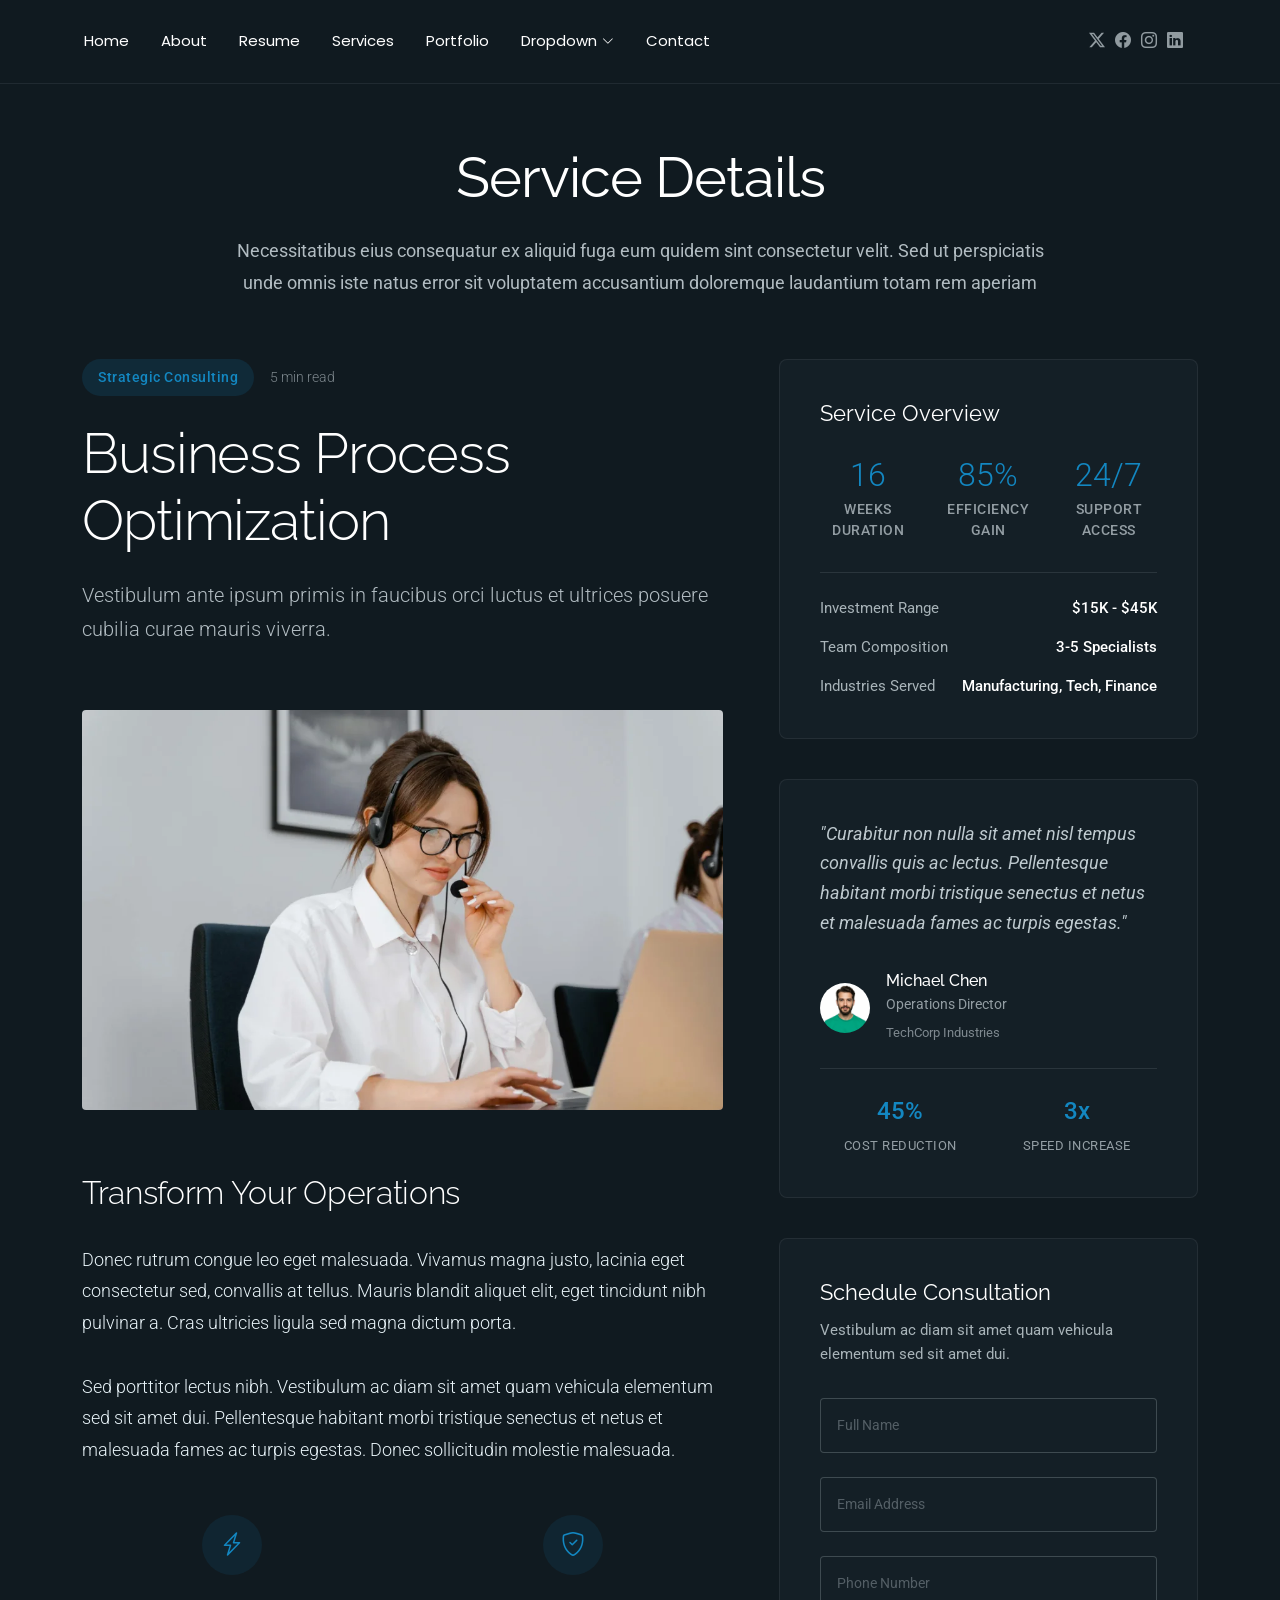
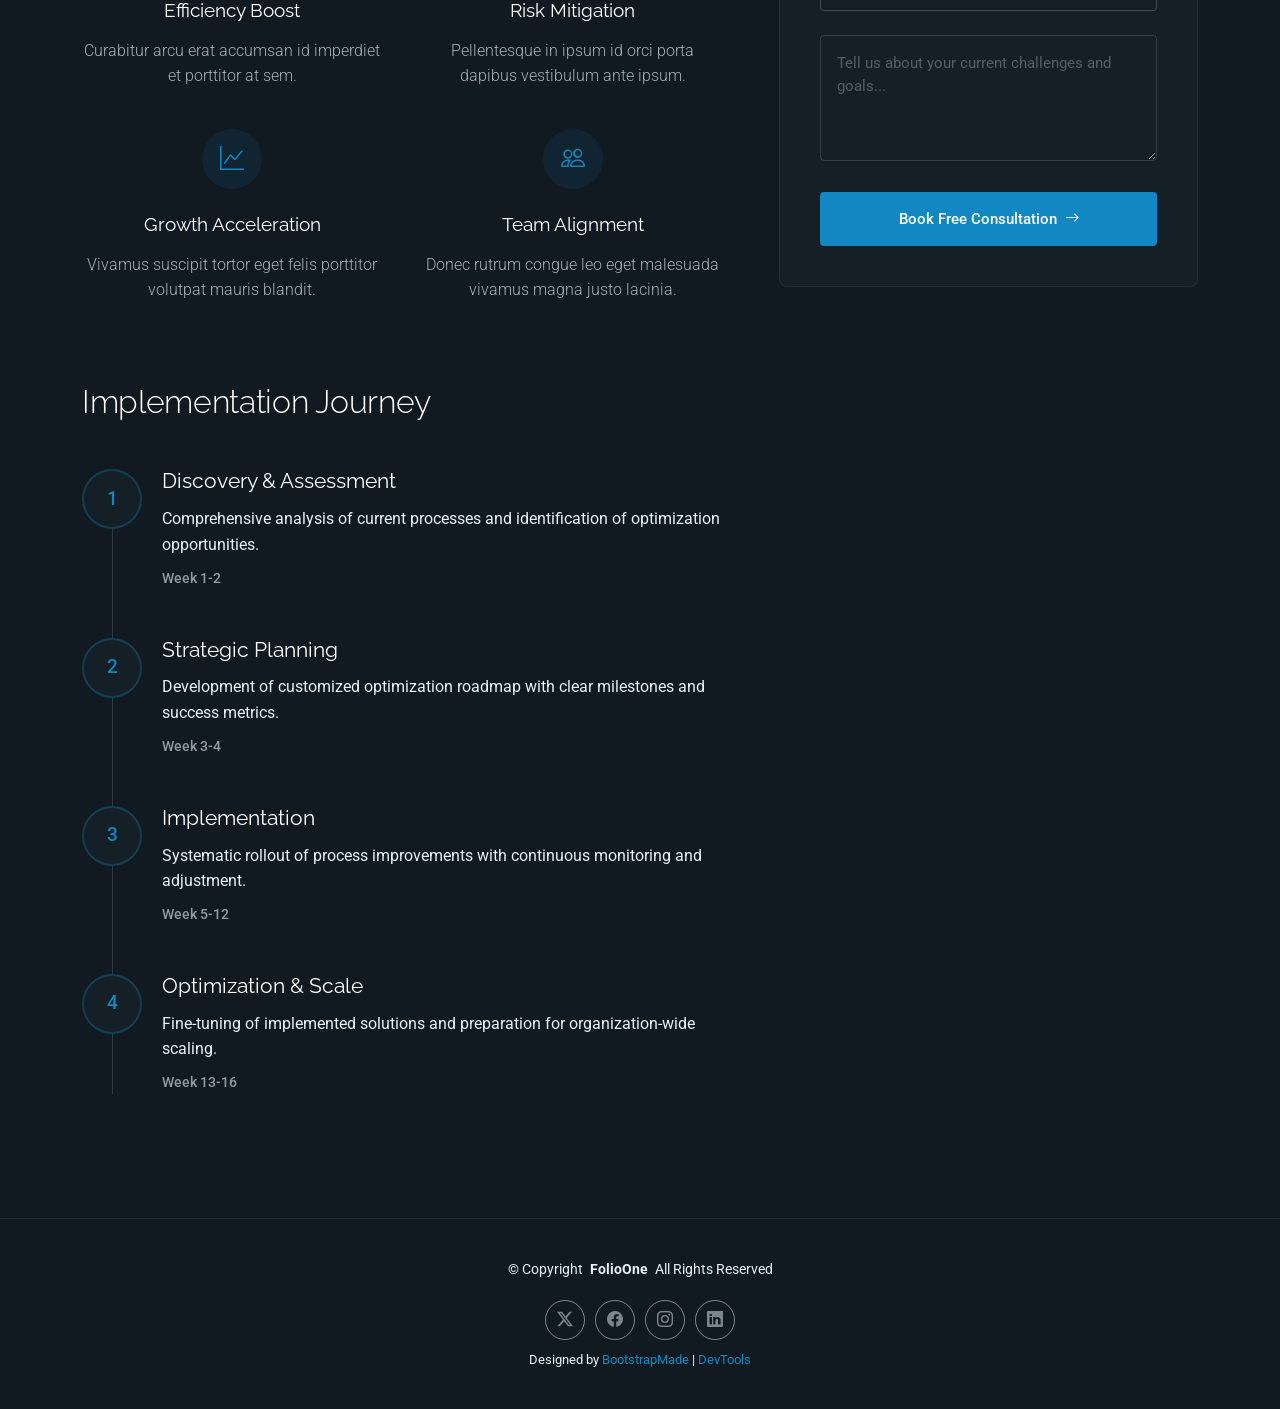
<file: service-details.html>
<!DOCTYPE html>
<html lang="en">

<head>
  <meta charset="utf-8">
  <meta content="width=device-width, initial-scale=1.0" name="viewport">
  <title>Service Details - FolioOne Bootstrap Template</title>
  <meta name="description" content="">
  <meta name="keywords" content="">

  <!-- Favicons -->
  <link href="assets/img/favicon.png" rel="icon">
  <link href="assets/img/apple-touch-icon.png" rel="apple-touch-icon">

  <!-- Fonts -->
  <link href="https://fonts.googleapis.com" rel="preconnect">
  <link href="https://fonts.gstatic.com" rel="preconnect" crossorigin>
  <link href="https://fonts.googleapis.com/css2?family=Roboto:ital,wght@0,100;0,300;0,400;0,500;0,700;0,900;1,100;1,300;1,400;1,500;1,700;1,900&family=Poppins:ital,wght@0,100;0,200;0,300;0,400;0,500;0,600;0,700;0,800;0,900;1,100;1,200;1,300;1,400;1,500;1,600;1,700;1,800;1,900&family=Raleway:ital,wght@0,100;0,200;0,300;0,400;0,500;0,600;0,700;0,800;0,900;1,100;1,200;1,300;1,400;1,500;1,600;1,700;1,800;1,900&display=swap" rel="stylesheet">

  <!-- Vendor CSS Files -->
  <link href="assets/vendor/bootstrap/css/bootstrap.min.css" rel="stylesheet">
  <link href="assets/vendor/bootstrap-icons/bootstrap-icons.css" rel="stylesheet">
  <link href="assets/vendor/aos/aos.css" rel="stylesheet">
  <link href="assets/vendor/swiper/swiper-bundle.min.css" rel="stylesheet">
  <link href="assets/vendor/glightbox/css/glightbox.min.css" rel="stylesheet">

  <!-- Main CSS File -->
  <link href="assets/css/main.css" rel="stylesheet">

  <!-- =======================================================
  * Template Name: FolioOne
  * Template URL: https://bootstrapmade.com/folioone-bootstrap-portfolio-website-template/
  * Updated: Aug 23 2025 with Bootstrap v5.3.7
  * Author: BootstrapMade.com
  * License: https://bootstrapmade.com/license/
  ======================================================== -->
</head>

<body class="service-details-page">

  <header id="header" class="header d-flex align-items-center light-background sticky-top">
    <div class="container position-relative d-flex align-items-center justify-content-between">

      <!-- <a href="index.html" class="logo d-flex align-items-center me-auto me-xl-0">
      <img src="assets/img/logo.webp" alt="">
      <h1 class="sitename">FolioOne</h1> 
    </a> -->

      <nav id="navmenu" class="navmenu">
        <ul>
          <li><a href="index.html">Home</a></li>
          <li><a href="about.html">About</a></li>
          <li><a href="resume.html">Resume</a></li>
          <li><a href="services.html">Services</a></li>
          <li><a href="portfolio.html">Portfolio</a></li>
          <li class="dropdown"><a href="#"><span>Dropdown</span> <i class="bi bi-chevron-down toggle-dropdown"></i></a>
            <ul>
              <li><a href="#">Dropdown 1</a></li>
              <li class="dropdown"><a href="#"><span>Deep Dropdown</span> <i class="bi bi-chevron-down toggle-dropdown"></i></a>
                <ul>
                  <li><a href="#">Deep Dropdown 1</a></li>
                  <li><a href="#">Deep Dropdown 2</a></li>
                  <li><a href="#">Deep Dropdown 3</a></li>
                  <li><a href="#">Deep Dropdown 4</a></li>
                  <li><a href="#">Deep Dropdown 5</a></li>
                </ul>
              </li>
              <li><a href="#">Dropdown 2</a></li>
              <li><a href="#">Dropdown 3</a></li>
              <li><a href="#">Dropdown 4</a></li>
            </ul>
          </li>
          <li><a href="contact.html">Contact</a></li>
        </ul>
        <i class="mobile-nav-toggle d-xl-none bi bi-list"></i>
      </nav>

      <div class="header-social-links">
        <a href="#" class="twitter"><i class="bi bi-twitter-x"></i></a>
        <a href="#" class="facebook"><i class="bi bi-facebook"></i></a>
        <a href="#" class="instagram"><i class="bi bi-instagram"></i></a>
        <a href="#" class="linkedin"><i class="bi bi-linkedin"></i></a>
      </div>

    </div>
  </header>

  <main class="main">

    <!-- Service Details Section -->
    <section id="service-details" class="service-details section">

      <!-- Section Title -->
      <div class="container section-title" data-aos="fade-up">
        <h2>Service Details</h2>
        <p>Necessitatibus eius consequatur ex aliquid fuga eum quidem sint consectetur velit. Sed ut perspiciatis unde omnis iste natus error sit voluptatem accusantium doloremque laudantium totam rem aperiam</p>
      </div><!-- End Section Title -->

      <div class="container" data-aos="fade-up" data-aos-delay="100">

        <div class="row">

          <!-- Main Content Area -->
          <div class="col-lg-7">

            <!-- Hero Service Introduction -->
            <div class="service-hero" data-aos="fade-up" data-aos-delay="100">
              <div class="service-meta">
                <span class="service-category">Strategic Consulting</span>
                <span class="reading-time">5 min read</span>
              </div>
              <h1>Business Process Optimization</h1>
              <p class="service-description">Vestibulum ante ipsum primis in faucibus orci luctus et ultrices posuere cubilia curae mauris viverra.</p>
            </div>

            <!-- Service Visual -->
            <div class="service-visual" data-aos="zoom-in" data-aos-delay="200">
              <img src="assets/img/services/services-7.webp" alt="Business Process Optimization" class="img-fluid">
            </div>

            <!-- Service Content -->
            <div class="service-narrative" data-aos="fade-up" data-aos-delay="300">
              <h3>Transform Your Operations</h3>
              <p>Donec rutrum congue leo eget malesuada. Vivamus magna justo, lacinia eget consectetur sed, convallis at tellus. Mauris blandit aliquet elit, eget tincidunt nibh pulvinar a. Cras ultricies ligula sed magna dictum porta.</p>

              <p>Sed porttitor lectus nibh. Vestibulum ac diam sit amet quam vehicula elementum sed sit amet dui. Pellentesque habitant morbi tristique senectus et netus et malesuada fames ac turpis egestas. Donec sollicitudin molestie malesuada.</p>

              <!-- Key Benefits Grid -->
              <div class="benefits-grid" data-aos="fade-up" data-aos-delay="400">
                <div class="benefit-card">
                  <div class="benefit-icon">
                    <i class="bi bi-lightning-charge"></i>
                  </div>
                  <h4>Efficiency Boost</h4>
                  <p>Curabitur arcu erat accumsan id imperdiet et porttitor at sem.</p>
                </div>

                <div class="benefit-card">
                  <div class="benefit-icon">
                    <i class="bi bi-shield-check"></i>
                  </div>
                  <h4>Risk Mitigation</h4>
                  <p>Pellentesque in ipsum id orci porta dapibus vestibulum ante ipsum.</p>
                </div>

                <div class="benefit-card">
                  <div class="benefit-icon">
                    <i class="bi bi-graph-up"></i>
                  </div>
                  <h4>Growth Acceleration</h4>
                  <p>Vivamus suscipit tortor eget felis porttitor volutpat mauris blandit.</p>
                </div>

                <div class="benefit-card">
                  <div class="benefit-icon">
                    <i class="bi bi-people"></i>
                  </div>
                  <h4>Team Alignment</h4>
                  <p>Donec rutrum congue leo eget malesuada vivamus magna justo lacinia.</p>
                </div>
              </div>

            </div>

            <!-- Implementation Timeline -->
            <div class="timeline-section" data-aos="fade-up" data-aos-delay="500">
              <h3>Implementation Journey</h3>
              <div class="timeline">
                <div class="timeline-item">
                  <div class="timeline-marker">
                    <span>1</span>
                  </div>
                  <div class="timeline-content">
                    <h4>Discovery &amp; Assessment</h4>
                    <p>Comprehensive analysis of current processes and identification of optimization opportunities.</p>
                    <small>Week 1-2</small>
                  </div>
                </div>

                <div class="timeline-item">
                  <div class="timeline-marker">
                    <span>2</span>
                  </div>
                  <div class="timeline-content">
                    <h4>Strategic Planning</h4>
                    <p>Development of customized optimization roadmap with clear milestones and success metrics.</p>
                    <small>Week 3-4</small>
                  </div>
                </div>

                <div class="timeline-item">
                  <div class="timeline-marker">
                    <span>3</span>
                  </div>
                  <div class="timeline-content">
                    <h4>Implementation</h4>
                    <p>Systematic rollout of process improvements with continuous monitoring and adjustment.</p>
                    <small>Week 5-12</small>
                  </div>
                </div>

                <div class="timeline-item">
                  <div class="timeline-marker">
                    <span>4</span>
                  </div>
                  <div class="timeline-content">
                    <h4>Optimization &amp; Scale</h4>
                    <p>Fine-tuning of implemented solutions and preparation for organization-wide scaling.</p>
                    <small>Week 13-16</small>
                  </div>
                </div>
              </div>
            </div>

          </div><!-- End Main Content -->

          <!-- Service Sidebar -->
          <div class="col-lg-5">
            <div class="service-sidebar" data-aos="fade-up" data-aos-delay="200">

              <!-- Service Overview Card -->
              <div class="overview-card">
                <div class="overview-header">
                  <h4>Service Overview</h4>
                </div>
                <div class="overview-stats">
                  <div class="stat-item">
                    <div class="stat-number">16</div>
                    <div class="stat-label">Weeks Duration</div>
                  </div>
                  <div class="stat-item">
                    <div class="stat-number">85%</div>
                    <div class="stat-label">Efficiency Gain</div>
                  </div>
                  <div class="stat-item">
                    <div class="stat-number">24/7</div>
                    <div class="stat-label">Support Access</div>
                  </div>
                </div>

                <div class="overview-details">
                  <div class="detail-row">
                    <span class="detail-label">Investment Range</span>
                    <span class="detail-value">$15K - $45K</span>
                  </div>
                  <div class="detail-row">
                    <span class="detail-label">Team Composition</span>
                    <span class="detail-value">3-5 Specialists</span>
                  </div>
                  <div class="detail-row">
                    <span class="detail-label">Industries Served</span>
                    <span class="detail-value">Manufacturing, Tech, Finance</span>
                  </div>
                </div>
              </div>

              <!-- Client Success Story -->
              <div class="success-story">
                <div class="story-quote">
                  <p>"Curabitur non nulla sit amet nisl tempus convallis quis ac lectus. Pellentesque habitant morbi tristique senectus et netus et malesuada fames ac turpis egestas."</p>
                </div>
                <div class="story-author">
                  <img src="assets/img/person/person-m-8.webp" alt="Michael Chen" class="author-avatar">
                  <div class="author-details">
                    <h5>Michael Chen</h5>
                    <span>Operations Director</span>
                    <small>TechCorp Industries</small>
                  </div>
                </div>
                <div class="story-metrics">
                  <div class="metric">
                    <span class="metric-value">45%</span>
                    <span class="metric-label">Cost Reduction</span>
                  </div>
                  <div class="metric">
                    <span class="metric-value">3x</span>
                    <span class="metric-label">Speed Increase</span>
                  </div>
                </div>
              </div>

              <!-- Consultation Form -->
              <div class="consultation-form">
                <div class="form-header">
                  <h4>Schedule Consultation</h4>
                  <p>Vestibulum ac diam sit amet quam vehicula elementum sed sit amet dui.</p>
                </div>

                <form action="forms/consultation.php" method="post" class="php-email-form">
                  <div class="form-group">
                    <input type="text" name="name" class="form-input" placeholder="Full Name" required="">
                  </div>

                  <div class="form-group">
                    <input type="email" name="email" class="form-input" placeholder="Email Address" required="">
                  </div>

                  <div class="form-group">
                    <input type="tel" name="phone" class="form-input" placeholder="Phone Number">
                  </div>

                  <input type="hidden" name="subject" value="Business Process Optimization Consultation">

                  <div class="form-group">
                    <textarea name="message" class="form-input" rows="4" placeholder="Tell us about your current challenges and goals..." required=""></textarea>
                  </div>

                  <div class="loading">Loading</div>
                  <div class="error-message"></div>
                  <div class="sent-message">Your consultation request has been sent. Thank you!</div>

                  <button type="submit" class="btn-consultation">
                    <span>Book Free Consultation</span>
                    <i class="bi bi-arrow-right"></i>
                  </button>
                </form>
              </div>

            </div>
          </div><!-- End Sidebar -->

        </div>

      </div>

    </section><!-- /Service Details Section -->

  </main>

  <footer id="footer" class="footer">

    <div class="container">
      <div class="copyright text-center ">
        <p>© <span>Copyright</span> <strong class="px-1 sitename">FolioOne</strong> <span>All Rights Reserved<br></span></p>
      </div>
      <div class="social-links d-flex justify-content-center">
        <a href=""><i class="bi bi-twitter-x"></i></a>
        <a href=""><i class="bi bi-facebook"></i></a>
        <a href=""><i class="bi bi-instagram"></i></a>
        <a href=""><i class="bi bi-linkedin"></i></a>
      </div>
      <div class="credits">
        <!-- All the links in the footer should remain intact. -->
        <!-- You can delete the links only if you've purchased the pro version. -->
        <!-- Licensing information: https://bootstrapmade.com/license/ -->
        <!-- Purchase the pro version with working PHP/AJAX contact form: [buy-url] -->
        Designed by <a href="https://bootstrapmade.com/">BootstrapMade</a> | <a href="https://bootstrapmade.com/tools/">DevTools</a>
      </div>
    </div>

  </footer>

  <!-- Scroll Top -->
  <a href="#" id="scroll-top" class="scroll-top d-flex align-items-center justify-content-center"><i class="bi bi-arrow-up-short"></i></a>

  <!-- Preloader -->
  <div id="preloader"></div>

  <!-- Vendor JS Files -->
  <script src="assets/vendor/bootstrap/js/bootstrap.bundle.min.js"></script>
  <script src="assets/vendor/php-email-form/validate.js"></script>
  <script src="assets/vendor/aos/aos.js"></script>
  <script src="assets/vendor/typed.js/typed.umd.js"></script>
  <script src="assets/vendor/waypoints/noframework.waypoints.js"></script>
  <script src="assets/vendor/purecounter/purecounter_vanilla.js"></script>
  <script src="assets/vendor/swiper/swiper-bundle.min.js"></script>
  <script src="assets/vendor/imagesloaded/imagesloaded.pkgd.min.js"></script>
  <script src="assets/vendor/isotope-layout/isotope.pkgd.min.js"></script>
  <script src="assets/vendor/glightbox/js/glightbox.min.js"></script>

  <!-- Main JS File -->
  <script src="assets/js/main.js"></script>

</body>

</html>
</file>
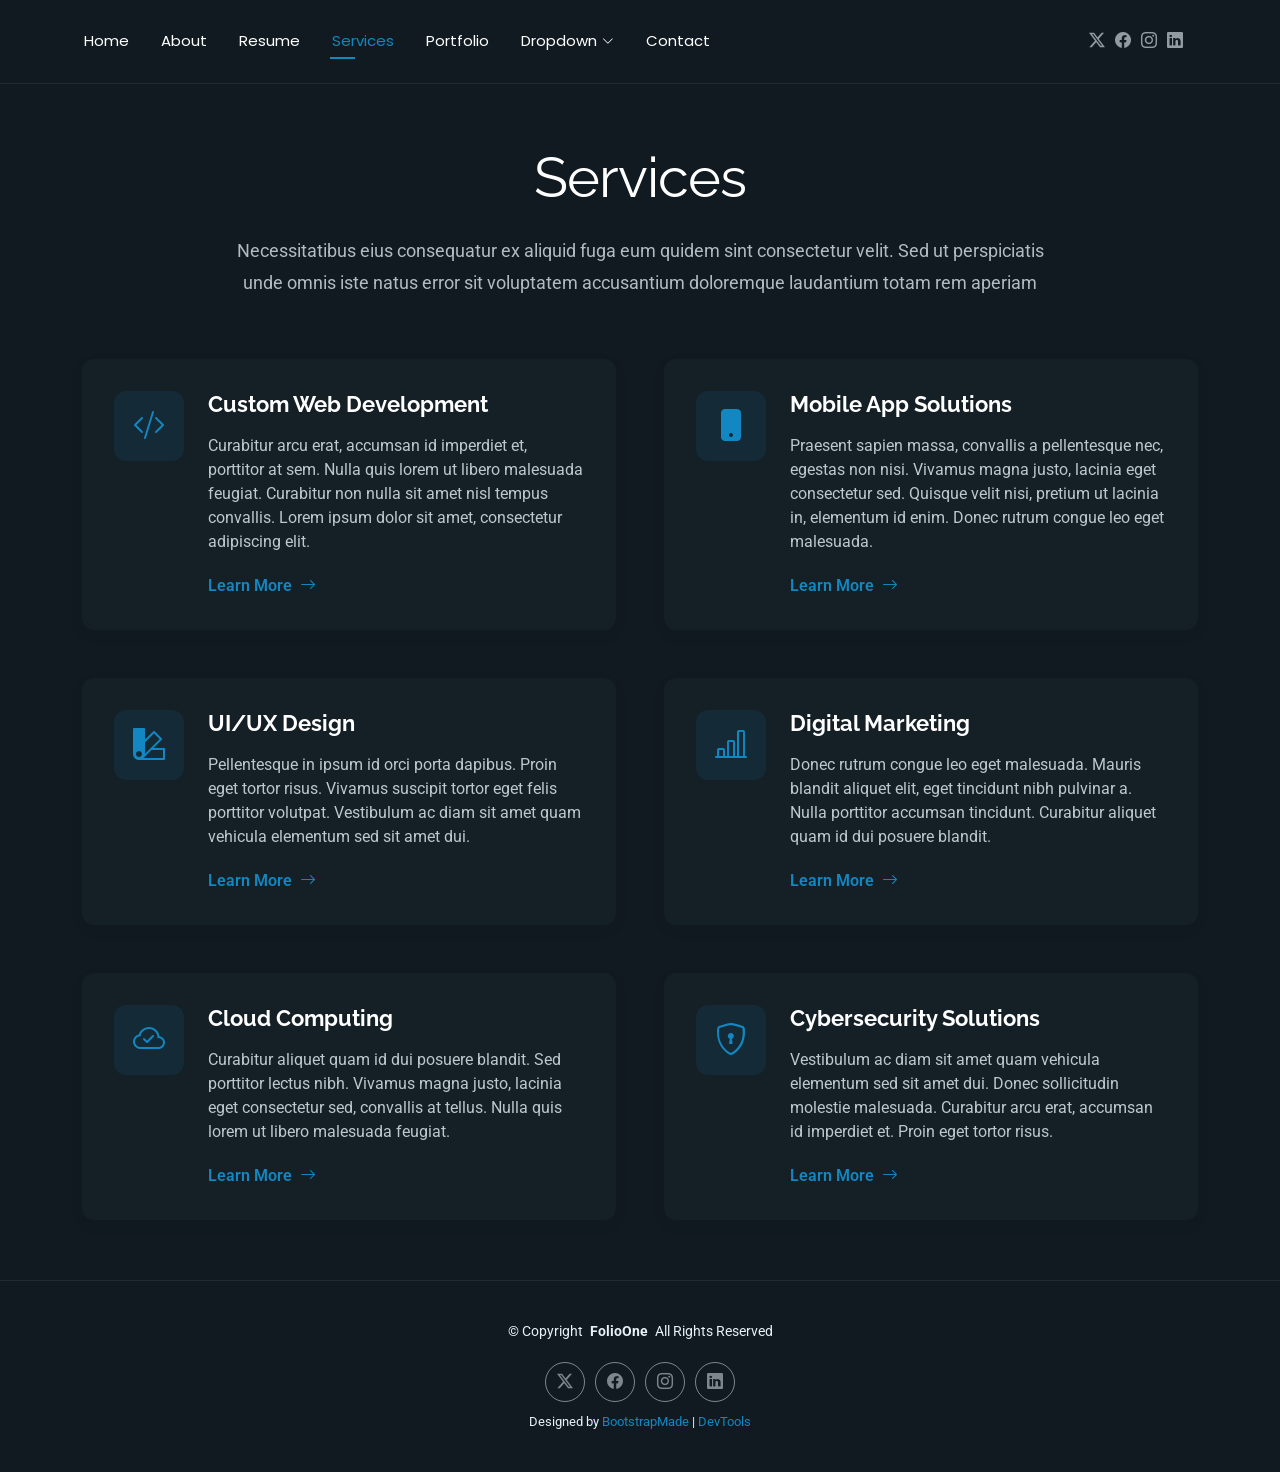
<file: services.html>
<!DOCTYPE html>
<html lang="en">

<head>
  <meta charset="utf-8">
  <meta content="width=device-width, initial-scale=1.0" name="viewport">
  <title>Services - FolioOne Bootstrap Template</title>
  <meta name="description" content="">
  <meta name="keywords" content="">

  <!-- Favicons -->
  <link href="assets/img/favicon.png" rel="icon">
  <link href="assets/img/apple-touch-icon.png" rel="apple-touch-icon">

  <!-- Fonts -->
  <link href="https://fonts.googleapis.com" rel="preconnect">
  <link href="https://fonts.gstatic.com" rel="preconnect" crossorigin>
  <link href="https://fonts.googleapis.com/css2?family=Roboto:ital,wght@0,100;0,300;0,400;0,500;0,700;0,900;1,100;1,300;1,400;1,500;1,700;1,900&family=Poppins:ital,wght@0,100;0,200;0,300;0,400;0,500;0,600;0,700;0,800;0,900;1,100;1,200;1,300;1,400;1,500;1,600;1,700;1,800;1,900&family=Raleway:ital,wght@0,100;0,200;0,300;0,400;0,500;0,600;0,700;0,800;0,900;1,100;1,200;1,300;1,400;1,500;1,600;1,700;1,800;1,900&display=swap" rel="stylesheet">

  <!-- Vendor CSS Files -->
  <link href="assets/vendor/bootstrap/css/bootstrap.min.css" rel="stylesheet">
  <link href="assets/vendor/bootstrap-icons/bootstrap-icons.css" rel="stylesheet">
  <link href="assets/vendor/aos/aos.css" rel="stylesheet">
  <link href="assets/vendor/swiper/swiper-bundle.min.css" rel="stylesheet">
  <link href="assets/vendor/glightbox/css/glightbox.min.css" rel="stylesheet">

  <!-- Main CSS File -->
  <link href="assets/css/main.css" rel="stylesheet">

  <!-- =======================================================
  * Template Name: FolioOne
  * Template URL: https://bootstrapmade.com/folioone-bootstrap-portfolio-website-template/
  * Updated: Aug 23 2025 with Bootstrap v5.3.7
  * Author: BootstrapMade.com
  * License: https://bootstrapmade.com/license/
  ======================================================== -->
</head>

<body class="services-page">

  <header id="header" class="header d-flex align-items-center light-background sticky-top">
    <div class="container position-relative d-flex align-items-center justify-content-between">

      <!-- <a href="index.html" class="logo d-flex align-items-center me-auto me-xl-0">
      <img src="assets/img/logo.webp" alt="">
      <h1 class="sitename">FolioOne</h1> 
    </a> -->

      <nav id="navmenu" class="navmenu">
        <ul>
          <li><a href="index.html">Home</a></li>
          <li><a href="about.html">About</a></li>
          <li><a href="resume.html">Resume</a></li>
          <li><a href="services.html" class="active">Services</a></li>
          <li><a href="portfolio.html">Portfolio</a></li>
          <li class="dropdown"><a href="#"><span>Dropdown</span> <i class="bi bi-chevron-down toggle-dropdown"></i></a>
            <ul>
              <li><a href="#">Dropdown 1</a></li>
              <li class="dropdown"><a href="#"><span>Deep Dropdown</span> <i class="bi bi-chevron-down toggle-dropdown"></i></a>
                <ul>
                  <li><a href="#">Deep Dropdown 1</a></li>
                  <li><a href="#">Deep Dropdown 2</a></li>
                  <li><a href="#">Deep Dropdown 3</a></li>
                  <li><a href="#">Deep Dropdown 4</a></li>
                  <li><a href="#">Deep Dropdown 5</a></li>
                </ul>
              </li>
              <li><a href="#">Dropdown 2</a></li>
              <li><a href="#">Dropdown 3</a></li>
              <li><a href="#">Dropdown 4</a></li>
            </ul>
          </li>
          <li><a href="contact.html">Contact</a></li>
        </ul>
        <i class="mobile-nav-toggle d-xl-none bi bi-list"></i>
      </nav>

      <div class="header-social-links">
        <a href="#" class="twitter"><i class="bi bi-twitter-x"></i></a>
        <a href="#" class="facebook"><i class="bi bi-facebook"></i></a>
        <a href="#" class="instagram"><i class="bi bi-instagram"></i></a>
        <a href="#" class="linkedin"><i class="bi bi-linkedin"></i></a>
      </div>

    </div>
  </header>

  <main class="main">

    <!-- Services Section -->
    <section id="services" class="services section">

      <!-- Section Title -->
      <div class="container section-title" data-aos="fade-up">
        <h2>Services</h2>
        <p>Necessitatibus eius consequatur ex aliquid fuga eum quidem sint consectetur velit. Sed ut perspiciatis unde omnis iste natus error sit voluptatem accusantium doloremque laudantium totam rem aperiam</p>
      </div><!-- End Section Title -->

      <div class="container" data-aos="fade-up" data-aos-delay="100">

        <div class="row justify-content-center g-5">

          <div class="col-md-6" data-aos="fade-right" data-aos-delay="100">
            <div class="service-item">
              <div class="service-icon">
                <i class="bi bi-code-slash"></i>
              </div>
              <div class="service-content">
                <h3>Custom Web Development</h3>
                <p>Curabitur arcu erat, accumsan id imperdiet et, porttitor at sem. Nulla quis lorem ut libero malesuada feugiat. Curabitur non nulla sit amet nisl tempus convallis. Lorem ipsum dolor sit amet, consectetur adipiscing elit.</p>
                <a href="service-details.html" class="service-link">
                  <span>Learn More</span>
                  <i class="bi bi-arrow-right"></i>
                </a>
              </div>
            </div>
          </div><!-- End Service Item -->

          <div class="col-md-6" data-aos="fade-left" data-aos-delay="100">
            <div class="service-item">
              <div class="service-icon">
                <i class="bi bi-phone-fill"></i>
              </div>
              <div class="service-content">
                <h3>Mobile App Solutions</h3>
                <p>Praesent sapien massa, convallis a pellentesque nec, egestas non nisi. Vivamus magna justo, lacinia eget consectetur sed. Quisque velit nisi, pretium ut lacinia in, elementum id enim. Donec rutrum congue leo eget malesuada.</p>
                <a href="service-details.html" class="service-link">
                  <span>Learn More</span>
                  <i class="bi bi-arrow-right"></i>
                </a>
              </div>
            </div>
          </div><!-- End Service Item -->

          <div class="col-md-6" data-aos="fade-right" data-aos-delay="200">
            <div class="service-item">
              <div class="service-icon">
                <i class="bi bi-palette2"></i>
              </div>
              <div class="service-content">
                <h3>UI/UX Design</h3>
                <p>Pellentesque in ipsum id orci porta dapibus. Proin eget tortor risus. Vivamus suscipit tortor eget felis porttitor volutpat. Vestibulum ac diam sit amet quam vehicula elementum sed sit amet dui.</p>
                <a href="service-details.html" class="service-link">
                  <span>Learn More</span>
                  <i class="bi bi-arrow-right"></i>
                </a>
              </div>
            </div>
          </div><!-- End Service Item -->

          <div class="col-md-6" data-aos="fade-left" data-aos-delay="200">
            <div class="service-item">
              <div class="service-icon">
                <i class="bi bi-bar-chart-line"></i>
              </div>
              <div class="service-content">
                <h3>Digital Marketing</h3>
                <p>Donec rutrum congue leo eget malesuada. Mauris blandit aliquet elit, eget tincidunt nibh pulvinar a. Nulla porttitor accumsan tincidunt. Curabitur aliquet quam id dui posuere blandit.</p>
                <a href="service-details.html" class="service-link">
                  <span>Learn More</span>
                  <i class="bi bi-arrow-right"></i>
                </a>
              </div>
            </div>
          </div><!-- End Service Item -->

          <div class="col-md-6" data-aos="fade-right" data-aos-delay="300">
            <div class="service-item">
              <div class="service-icon">
                <i class="bi bi-cloud-check"></i>
              </div>
              <div class="service-content">
                <h3>Cloud Computing</h3>
                <p>Curabitur aliquet quam id dui posuere blandit. Sed porttitor lectus nibh. Vivamus magna justo, lacinia eget consectetur sed, convallis at tellus. Nulla quis lorem ut libero malesuada feugiat.</p>
                <a href="service-details.html" class="service-link">
                  <span>Learn More</span>
                  <i class="bi bi-arrow-right"></i>
                </a>
              </div>
            </div>
          </div><!-- End Service Item -->

          <div class="col-md-6" data-aos="fade-left" data-aos-delay="300">
            <div class="service-item">
              <div class="service-icon">
                <i class="bi bi-shield-lock"></i>
              </div>
              <div class="service-content">
                <h3>Cybersecurity Solutions</h3>
                <p>Vestibulum ac diam sit amet quam vehicula elementum sed sit amet dui. Donec sollicitudin molestie malesuada. Curabitur arcu erat, accumsan id imperdiet et. Proin eget tortor risus.</p>
                <a href="service-details.html" class="service-link">
                  <span>Learn More</span>
                  <i class="bi bi-arrow-right"></i>
                </a>
              </div>
            </div>
          </div><!-- End Service Item -->

        </div>

      </div>

    </section><!-- /Services Section -->

  </main>

  <footer id="footer" class="footer">

    <div class="container">
      <div class="copyright text-center ">
        <p>© <span>Copyright</span> <strong class="px-1 sitename">FolioOne</strong> <span>All Rights Reserved<br></span></p>
      </div>
      <div class="social-links d-flex justify-content-center">
        <a href=""><i class="bi bi-twitter-x"></i></a>
        <a href=""><i class="bi bi-facebook"></i></a>
        <a href=""><i class="bi bi-instagram"></i></a>
        <a href=""><i class="bi bi-linkedin"></i></a>
      </div>
      <div class="credits">
        <!-- All the links in the footer should remain intact. -->
        <!-- You can delete the links only if you've purchased the pro version. -->
        <!-- Licensing information: https://bootstrapmade.com/license/ -->
        <!-- Purchase the pro version with working PHP/AJAX contact form: [buy-url] -->
        Designed by <a href="https://bootstrapmade.com/">BootstrapMade</a> | <a href="https://bootstrapmade.com/tools/">DevTools</a>
      </div>
    </div>

  </footer>

  <!-- Scroll Top -->
  <a href="#" id="scroll-top" class="scroll-top d-flex align-items-center justify-content-center"><i class="bi bi-arrow-up-short"></i></a>

  <!-- Preloader -->
  <div id="preloader"></div>

  <!-- Vendor JS Files -->
  <script src="assets/vendor/bootstrap/js/bootstrap.bundle.min.js"></script>
  <script src="assets/vendor/php-email-form/validate.js"></script>
  <script src="assets/vendor/aos/aos.js"></script>
  <script src="assets/vendor/typed.js/typed.umd.js"></script>
  <script src="assets/vendor/waypoints/noframework.waypoints.js"></script>
  <script src="assets/vendor/purecounter/purecounter_vanilla.js"></script>
  <script src="assets/vendor/swiper/swiper-bundle.min.js"></script>
  <script src="assets/vendor/imagesloaded/imagesloaded.pkgd.min.js"></script>
  <script src="assets/vendor/isotope-layout/isotope.pkgd.min.js"></script>
  <script src="assets/vendor/glightbox/js/glightbox.min.js"></script>

  <!-- Main JS File -->
  <script src="assets/js/main.js"></script>

</body>

</html>
</file>
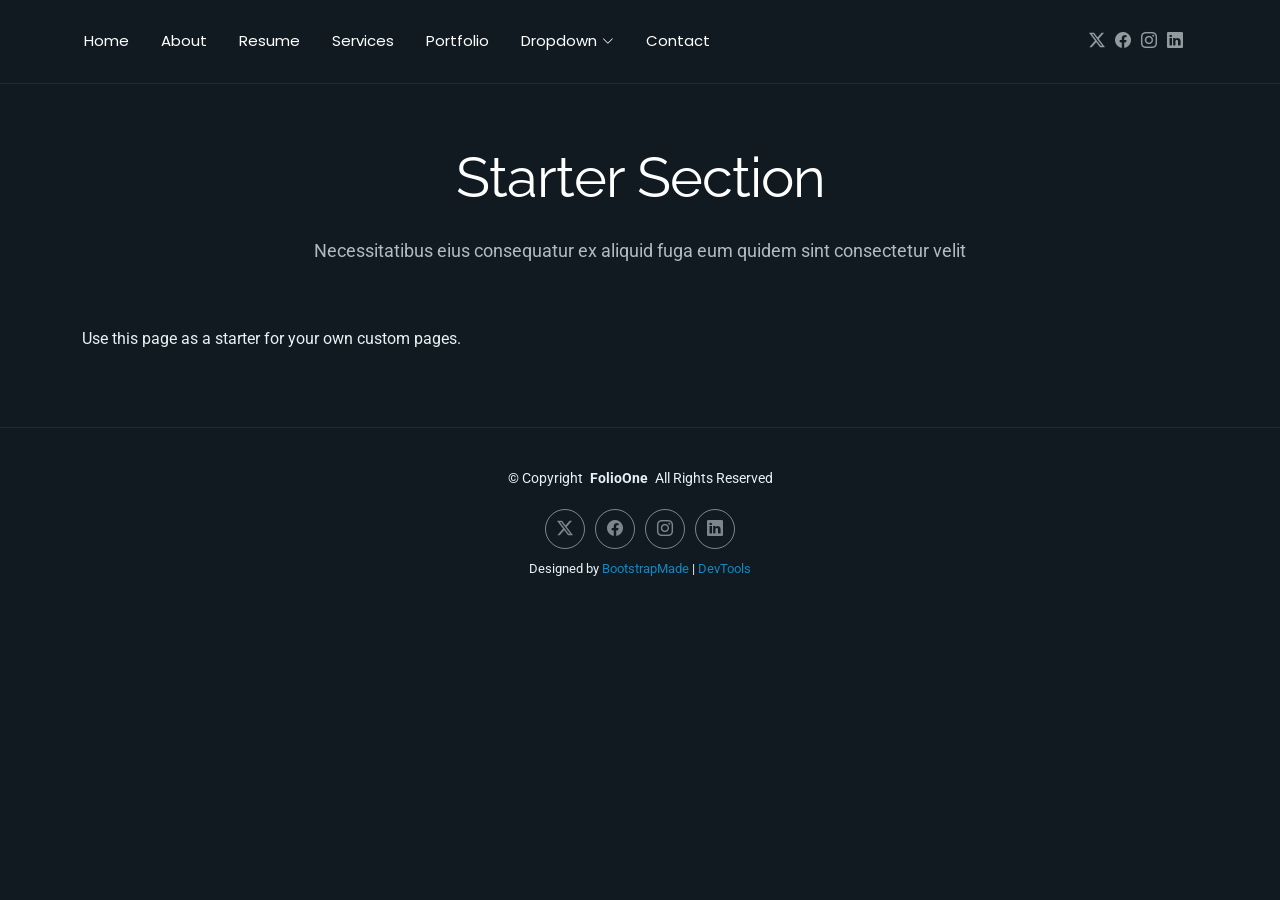
<file: starter-page.html>
<!DOCTYPE html>
<html lang="en">

<head>
  <meta charset="utf-8">
  <meta content="width=device-width, initial-scale=1.0" name="viewport">
  <title>Starter Page - FolioOne Bootstrap Template</title>
  <meta name="description" content="">
  <meta name="keywords" content="">

  <!-- Favicons -->
  <link href="assets/img/favicon.png" rel="icon">
  <link href="assets/img/apple-touch-icon.png" rel="apple-touch-icon">

  <!-- Fonts -->
  <link href="https://fonts.googleapis.com" rel="preconnect">
  <link href="https://fonts.gstatic.com" rel="preconnect" crossorigin>
  <link href="https://fonts.googleapis.com/css2?family=Roboto:ital,wght@0,100;0,300;0,400;0,500;0,700;0,900;1,100;1,300;1,400;1,500;1,700;1,900&family=Poppins:ital,wght@0,100;0,200;0,300;0,400;0,500;0,600;0,700;0,800;0,900;1,100;1,200;1,300;1,400;1,500;1,600;1,700;1,800;1,900&family=Raleway:ital,wght@0,100;0,200;0,300;0,400;0,500;0,600;0,700;0,800;0,900;1,100;1,200;1,300;1,400;1,500;1,600;1,700;1,800;1,900&display=swap" rel="stylesheet">

  <!-- Vendor CSS Files -->
  <link href="assets/vendor/bootstrap/css/bootstrap.min.css" rel="stylesheet">
  <link href="assets/vendor/bootstrap-icons/bootstrap-icons.css" rel="stylesheet">
  <link href="assets/vendor/aos/aos.css" rel="stylesheet">
  <link href="assets/vendor/swiper/swiper-bundle.min.css" rel="stylesheet">
  <link href="assets/vendor/glightbox/css/glightbox.min.css" rel="stylesheet">

  <!-- Main CSS File -->
  <link href="assets/css/main.css" rel="stylesheet">

  <!-- =======================================================
  * Template Name: FolioOne
  * Template URL: https://bootstrapmade.com/folioone-bootstrap-portfolio-website-template/
  * Updated: Aug 23 2025 with Bootstrap v5.3.7
  * Author: BootstrapMade.com
  * License: https://bootstrapmade.com/license/
  ======================================================== -->
</head>

<body class="starter-page-page">

  <header id="header" class="header d-flex align-items-center light-background sticky-top">
    <div class="container position-relative d-flex align-items-center justify-content-between">

      <!-- <a href="index.html" class="logo d-flex align-items-center me-auto me-xl-0">
      <img src="assets/img/logo.webp" alt="">
      <h1 class="sitename">FolioOne</h1> 
    </a> -->

      <nav id="navmenu" class="navmenu">
        <ul>
          <li><a href="index.html">Home</a></li>
          <li><a href="about.html">About</a></li>
          <li><a href="resume.html">Resume</a></li>
          <li><a href="services.html">Services</a></li>
          <li><a href="portfolio.html">Portfolio</a></li>
          <li class="dropdown"><a href="#"><span>Dropdown</span> <i class="bi bi-chevron-down toggle-dropdown"></i></a>
            <ul>
              <li><a href="#">Dropdown 1</a></li>
              <li class="dropdown"><a href="#"><span>Deep Dropdown</span> <i class="bi bi-chevron-down toggle-dropdown"></i></a>
                <ul>
                  <li><a href="#">Deep Dropdown 1</a></li>
                  <li><a href="#">Deep Dropdown 2</a></li>
                  <li><a href="#">Deep Dropdown 3</a></li>
                  <li><a href="#">Deep Dropdown 4</a></li>
                  <li><a href="#">Deep Dropdown 5</a></li>
                </ul>
              </li>
              <li><a href="#">Dropdown 2</a></li>
              <li><a href="#">Dropdown 3</a></li>
              <li><a href="#">Dropdown 4</a></li>
            </ul>
          </li>
          <li><a href="contact.html">Contact</a></li>
        </ul>
        <i class="mobile-nav-toggle d-xl-none bi bi-list"></i>
      </nav>

      <div class="header-social-links">
        <a href="#" class="twitter"><i class="bi bi-twitter-x"></i></a>
        <a href="#" class="facebook"><i class="bi bi-facebook"></i></a>
        <a href="#" class="instagram"><i class="bi bi-instagram"></i></a>
        <a href="#" class="linkedin"><i class="bi bi-linkedin"></i></a>
      </div>

    </div>
  </header>

  <main class="main">

    <!-- Starter Section Section -->
    <section id="starter-section" class="starter-section section">

      <!-- Section Title -->
      <div class="container section-title" data-aos="fade-up">
        <h2>Starter Section</h2>
        <p>Necessitatibus eius consequatur ex aliquid fuga eum quidem sint consectetur velit</p>
      </div><!-- End Section Title -->

      <div class="container" data-aos="fade-up">
        <p>Use this page as a starter for your own custom pages.</p>
      </div>

    </section><!-- /Starter Section Section -->

  </main>

  <footer id="footer" class="footer">

    <div class="container">
      <div class="copyright text-center ">
        <p>© <span>Copyright</span> <strong class="px-1 sitename">FolioOne</strong> <span>All Rights Reserved<br></span></p>
      </div>
      <div class="social-links d-flex justify-content-center">
        <a href=""><i class="bi bi-twitter-x"></i></a>
        <a href=""><i class="bi bi-facebook"></i></a>
        <a href=""><i class="bi bi-instagram"></i></a>
        <a href=""><i class="bi bi-linkedin"></i></a>
      </div>
      <div class="credits">
        <!-- All the links in the footer should remain intact. -->
        <!-- You can delete the links only if you've purchased the pro version. -->
        <!-- Licensing information: https://bootstrapmade.com/license/ -->
        <!-- Purchase the pro version with working PHP/AJAX contact form: [buy-url] -->
        Designed by <a href="https://bootstrapmade.com/">BootstrapMade</a> | <a href="https://bootstrapmade.com/tools/">DevTools</a>
      </div>
    </div>

  </footer>

  <!-- Scroll Top -->
  <a href="#" id="scroll-top" class="scroll-top d-flex align-items-center justify-content-center"><i class="bi bi-arrow-up-short"></i></a>

  <!-- Preloader -->
  <div id="preloader"></div>

  <!-- Vendor JS Files -->
  <script src="assets/vendor/bootstrap/js/bootstrap.bundle.min.js"></script>
  <script src="assets/vendor/php-email-form/validate.js"></script>
  <script src="assets/vendor/aos/aos.js"></script>
  <script src="assets/vendor/typed.js/typed.umd.js"></script>
  <script src="assets/vendor/waypoints/noframework.waypoints.js"></script>
  <script src="assets/vendor/purecounter/purecounter_vanilla.js"></script>
  <script src="assets/vendor/swiper/swiper-bundle.min.js"></script>
  <script src="assets/vendor/imagesloaded/imagesloaded.pkgd.min.js"></script>
  <script src="assets/vendor/isotope-layout/isotope.pkgd.min.js"></script>
  <script src="assets/vendor/glightbox/js/glightbox.min.js"></script>

  <!-- Main JS File -->
  <script src="assets/js/main.js"></script>

</body>

</html>
</file>
<file: assets/css/main.css>
/**
* Template Name: FolioOne
* Template URL: https://bootstrapmade.com/folioone-bootstrap-portfolio-website-template/
* Updated: Aug 23 2025 with Bootstrap v5.3.7
* Author: BootstrapMade.com
* License: https://bootstrapmade.com/license/
*/

/*--------------------------------------------------------------
# Font & Color Variables
# Help: https://bootstrapmade.com/color-system/
--------------------------------------------------------------*/
/* Fonts */
:root {
  --default-font: "Roboto",  system-ui, -apple-system, "Segoe UI", Roboto, "Helvetica Neue", Arial, "Noto Sans", "Liberation Sans", sans-serif, "Apple Color Emoji", "Segoe UI Emoji", "Segoe UI Symbol", "Noto Color Emoji";
  --heading-font: "Raleway",  sans-serif;
  --nav-font: "Poppins",  sans-serif;
}

/* Global Colors - The following color variables are used throughout the website. Updating them here will change the color scheme of the entire website */
:root { 
  --background-color: #101a20; /* Background color for the entire website, including individual sections */
  --default-color: #e7f2f7; /* Default color used for the majority of the text content across the entire website */
  --heading-color: #ffffff; /* Color for headings, subheadings and title throughout the website */
  --accent-color: #1387c1; /* Accent color that represents your brand on the website. It's used for buttons, links, and other elements that need to stand out */
  --surface-color: #141f26; /* The surface color is used as a background of boxed elements within sections, such as cards, icon boxes, or other elements that require a visual separation from the global background. */
  --contrast-color: #ffffff; /* Contrast color for text, ensuring readability against backgrounds of accent, heading, or default colors. */
}

/* Nav Menu Colors - The following color variables are used specifically for the navigation menu. They are separate from the global colors to allow for more customization options */
:root {
  --nav-color: #ffffff;  /* The default color of the main navmenu links */
  --nav-hover-color: #1387c1; /* Applied to main navmenu links when they are hovered over or active */
  --nav-mobile-background-color: #213642; /* Used as the background color for mobile navigation menu */
  --nav-dropdown-background-color: #051117; /* Used as the background color for dropdown items that appear when hovering over primary navigation items */
  --nav-dropdown-color: #e7f2f7; /* Used for navigation links of the dropdown items in the navigation menu. */
  --nav-dropdown-hover-color: #1387c1; /* Similar to --nav-hover-color, this color is applied to dropdown navigation links when they are hovered over. */
}

/* Color Presets - These classes override global colors when applied to any section or element, providing reuse of the sam color scheme. */

.light-background {
  --background-color: #142027;
  --surface-color: #325264;
}

.dark-background {
  --background-color: #0b1419;
  --default-color: #ffffff;
  --heading-color: #ffffff;
  --surface-color: #252525;
  --contrast-color: #ffffff;
}

/* Smooth scroll */
:root {
  scroll-behavior: smooth;
}

/*--------------------------------------------------------------
# General Styling & Shared Classes
--------------------------------------------------------------*/
body {
  color: var(--default-color);
  background-color: var(--background-color);
  font-family: var(--default-font);
}

a {
  color: var(--accent-color);
  text-decoration: none;
  transition: 0.3s;
}

a:hover {
  color: color-mix(in srgb, var(--accent-color), transparent 25%);
  text-decoration: none;
}

h1,
h2,
h3,
h4,
h5,
h6 {
  color: var(--heading-color);
  font-family: var(--heading-font);
}

/* PHP Email Form Messages
------------------------------*/
.php-email-form .error-message {
  display: none;
  background: #df1529;
  color: #ffffff;
  text-align: left;
  padding: 15px;
  margin-bottom: 24px;
  font-weight: 600;
}

.php-email-form .sent-message {
  display: none;
  color: #ffffff;
  background: #059652;
  text-align: center;
  padding: 15px;
  margin-bottom: 24px;
  font-weight: 600;
}

.php-email-form .loading {
  display: none;
  background: var(--surface-color);
  text-align: center;
  padding: 15px;
  margin-bottom: 24px;
}

.php-email-form .loading:before {
  content: "";
  display: inline-block;
  border-radius: 50%;
  width: 24px;
  height: 24px;
  margin: 0 10px -6px 0;
  border: 3px solid var(--accent-color);
  border-top-color: var(--surface-color);
  animation: php-email-form-loading 1s linear infinite;
}

@keyframes php-email-form-loading {
  0% {
    transform: rotate(0deg);
  }

  100% {
    transform: rotate(360deg);
  }
}

/*--------------------------------------------------------------
# Global Header
--------------------------------------------------------------*/
.header {
  --background-color: rgba(255, 255, 255, 0);
  color: var(--default-color);
  background-color: var(--background-color);
  padding: 15px 0;
  transition: all 0.5s;
  z-index: 997;
  border-bottom: 1px solid color-mix(in srgb, var(--default-color), transparent 92%);
}

.header .logo {
  line-height: 1;
}

.header .logo img {
  max-height: 36px;
  margin-right: 8px;
}

.header .logo h1 {
  font-size: 32px;
  margin: 0;
  font-weight: 400;
  color: var(--heading-color);
}

.header .header-social-links {
  padding-right: 15px;
}

.header .header-social-links a {
  color: color-mix(in srgb, var(--default-color), transparent 40%);
  padding-left: 6px;
  display: inline-block;
  transition: 0.3s;
  font-size: 16px;
}

.header .header-social-links a:hover {
  color: var(--default-color);
}

.header .header-social-links a i {
  line-height: 0px;
}

@media (max-width: 1200px) {
  .header .logo {
    order: 1;
  }

  .header .header-social-links {
    order: 2;
  }

  .header .navmenu {
    order: 3;
  }
}

/* Global Header on Scroll
------------------------------*/
.scrolled .header {
  --background-color: rgba(16, 26, 32, 0.9);
}

/*--------------------------------------------------------------
# Navigation Menu
--------------------------------------------------------------*/
/* Desktop Navigation */
@media (min-width: 1200px) {
  .navmenu {
    padding: 0;
  }

  .navmenu ul {
    margin: 0;
    padding: 0;
    display: flex;
    list-style: none;
    align-items: center;
  }

  .navmenu li {
    position: relative;
  }

  .navmenu>ul>li {
    white-space: nowrap;
    padding: 15px 28px 15px 0;
  }

  .navmenu>ul>li:last-child {
    padding-right: 0;
  }

  .navmenu a,
  .navmenu a:focus {
    color: var(--nav-color);
    font-size: 15px;
    padding: 0 2px;
    font-family: var(--nav-font);
    font-weight: 400;
    display: flex;
    align-items: center;
    justify-content: space-between;
    white-space: nowrap;
    transition: 0.3s;
    position: relative;
  }

  .navmenu a i,
  .navmenu a:focus i {
    font-size: 12px;
    line-height: 0;
    margin-left: 5px;
    transition: 0.3s;
  }

  .navmenu>ul>li>a:before {
    content: "";
    position: absolute;
    height: 2px;
    bottom: -6px;
    left: 0;
    background-color: var(--nav-hover-color);
    visibility: hidden;
    width: 0px;
    transition: all 0.3s ease-in-out 0s;
  }

  .navmenu a:hover:before,
  .navmenu li:hover>a:before,
  .navmenu .active:before {
    visibility: visible;
    width: 25px;
  }

  .navmenu li:hover>a,
  .navmenu .active,
  .navmenu .active:focus {
    color: var(--nav-hover-color);
  }

  .navmenu .dropdown ul {
    margin: 0;
    padding: 10px 0;
    background: var(--nav-dropdown-background-color);
    display: block;
    position: absolute;
    visibility: hidden;
    left: -5px;
    top: 130%;
    opacity: 0;
    transition: 0.3s;
    border-radius: 4px;
    z-index: 99;
    box-shadow: 0px 0px 30px rgba(0, 0, 0, 0.1);
  }

  .navmenu .dropdown ul li {
    min-width: 200px;
  }

  .navmenu .dropdown ul a {
    padding: 10px 20px;
    font-size: 15px;
    text-transform: none;
    color: var(--nav-dropdown-color);
  }

  .navmenu .dropdown ul a i {
    font-size: 12px;
  }

  .navmenu .dropdown ul a:hover,
  .navmenu .dropdown ul .active:hover,
  .navmenu .dropdown ul li:hover>a {
    color: var(--nav-dropdown-hover-color);
  }

  .navmenu .dropdown:hover>ul {
    opacity: 1;
    top: 100%;
    visibility: visible;
  }

  .navmenu .dropdown .dropdown ul {
    top: 0;
    left: -90%;
    visibility: hidden;
  }

  .navmenu .dropdown .dropdown:hover>ul {
    opacity: 1;
    top: 0;
    left: -100%;
    visibility: visible;
  }
}

/* Mobile Navigation */
@media (max-width: 1199px) {
  .mobile-nav-toggle {
    color: var(--nav-color);
    font-size: 28px;
    line-height: 0;
    margin-right: 10px;
    cursor: pointer;
    transition: color 0.3s;
  }

  .navmenu {
    padding: 0;
    z-index: 9997;
  }

  .navmenu ul {
    display: none;
    list-style: none;
    position: absolute;
    inset: 60px 20px 20px 20px;
    padding: 10px 0;
    margin: 0;
    border-radius: 6px;
    background-color: var(--nav-mobile-background-color);
    border: 1px solid color-mix(in srgb, var(--default-color), transparent 90%);
    box-shadow: none;
    overflow-y: auto;
    transition: 0.3s;
    z-index: 9998;
  }

  .navmenu a,
  .navmenu a:focus {
    color: var(--nav-dropdown-color);
    padding: 10px 20px;
    font-family: var(--nav-font);
    font-size: 17px;
    font-weight: 500;
    display: flex;
    align-items: center;
    justify-content: space-between;
    white-space: nowrap;
    transition: 0.3s;
  }

  .navmenu a i,
  .navmenu a:focus i {
    font-size: 12px;
    line-height: 0;
    margin-left: 5px;
    width: 30px;
    height: 30px;
    display: flex;
    align-items: center;
    justify-content: center;
    border-radius: 50%;
    transition: 0.3s;
    background-color: color-mix(in srgb, var(--accent-color), transparent 90%);
  }

  .navmenu a i:hover,
  .navmenu a:focus i:hover {
    background-color: var(--accent-color);
    color: var(--contrast-color);
  }

  .navmenu a:hover,
  .navmenu .active,
  .navmenu .active:focus {
    color: var(--nav-dropdown-hover-color);
  }

  .navmenu .active i,
  .navmenu .active:focus i {
    background-color: var(--accent-color);
    color: var(--contrast-color);
    transform: rotate(180deg);
  }

  .navmenu .dropdown ul {
    position: static;
    display: none;
    z-index: 99;
    padding: 10px 0;
    margin: 10px 20px;
    background-color: var(--nav-dropdown-background-color);
    transition: all 0.5s ease-in-out;
  }

  .navmenu .dropdown ul ul {
    background-color: rgba(33, 37, 41, 0.1);
  }

  .navmenu .dropdown>.dropdown-active {
    display: block;
    background-color: rgba(33, 37, 41, 0.03);
  }

  .mobile-nav-active {
    overflow: hidden;
  }

  .mobile-nav-active .mobile-nav-toggle {
    color: #fff;
    position: absolute;
    font-size: 32px;
    top: 15px;
    right: 15px;
    margin-right: 0;
    z-index: 9999;
  }

  .mobile-nav-active .navmenu {
    position: fixed;
    overflow: hidden;
    inset: 0;
    background: rgba(33, 37, 41, 0.8);
    transition: 0.3s;
  }

  .mobile-nav-active .navmenu>ul {
    display: block;
  }
}

/*--------------------------------------------------------------
# Global Footer
--------------------------------------------------------------*/
.footer {
  color: var(--default-color);
  background-color: var(--background-color);
  font-size: 14px;
  padding: 40px 0;
  position: relative;
  border-top: 1px solid color-mix(in srgb, var(--default-color), transparent 92%);
}

.footer .copyright p {
  margin-bottom: 0;
}

.footer .social-links {
  margin-top: 20px;
}

.footer .social-links a {
  display: flex;
  align-items: center;
  justify-content: center;
  width: 40px;
  height: 40px;
  border-radius: 50%;
  border: 1px solid color-mix(in srgb, var(--default-color), transparent 50%);
  font-size: 16px;
  color: color-mix(in srgb, var(--default-color), transparent 50%);
  margin: 0 5px;
  transition: 0.3s;
}

.footer .social-links a:hover {
  color: var(--accent-color);
  border-color: var(--accent-color);
}

.footer .credits {
  margin-top: 10px;
  font-size: 13px;
  text-align: center;
}

/*--------------------------------------------------------------
# Preloader
--------------------------------------------------------------*/
#preloader {
  position: fixed;
  inset: 0;
  z-index: 9999;
  overflow: hidden;
  background-color: var(--background-color);
  transition: all 0.6s ease-out;
  width: 100%;
  height: 100vh;
}

#preloader:before,
#preloader:after {
  content: "";
  position: absolute;
  border: 4px solid var(--accent-color);
  border-radius: 50%;
  animation: animate-preloader 2s cubic-bezier(0, 0.2, 0.8, 1) infinite;
}

#preloader:after {
  animation-delay: -0.5s;
}

@keyframes animate-preloader {
  0% {
    width: 10px;
    height: 10px;
    top: calc(50% - 5px);
    left: calc(50% - 5px);
    opacity: 1;
  }

  100% {
    width: 72px;
    height: 72px;
    top: calc(50% - 36px);
    left: calc(50% - 36px);
    opacity: 0;
  }
}

/*--------------------------------------------------------------
# Scroll Top Button
--------------------------------------------------------------*/
.scroll-top {
  position: fixed;
  visibility: hidden;
  opacity: 0;
  right: 15px;
  bottom: -15px;
  z-index: 99999;
  background-color: var(--accent-color);
  width: 44px;
  height: 44px;
  border-radius: 50px;
  transition: all 0.4s;
}

.scroll-top i {
  font-size: 24px;
  color: var(--contrast-color);
  line-height: 0;
}

.scroll-top:hover {
  background-color: color-mix(in srgb, var(--accent-color), transparent 20%);
  color: var(--contrast-color);
}

.scroll-top.active {
  visibility: visible;
  opacity: 1;
  bottom: 15px;
}

/*--------------------------------------------------------------
# Disable aos animation delay on mobile devices
--------------------------------------------------------------*/
@media screen and (max-width: 768px) {
  [data-aos-delay] {
    transition-delay: 0 !important;
  }
}

/*--------------------------------------------------------------
# Global Page Titles & Breadcrumbs
--------------------------------------------------------------*/
.page-title {
  color: var(--default-color);
  background-color: var(--background-color);
  position: relative;
}

.page-title .heading {
  padding: 80px 0;
  border-top: 1px solid color-mix(in srgb, var(--default-color), transparent 90%);
}

.page-title .heading h1 {
  font-size: 38px;
  font-weight: 700;
}

.page-title nav {
  background-color: color-mix(in srgb, var(--default-color), transparent 96%);
  padding: 20px 0;
}

.page-title nav ol {
  display: flex;
  flex-wrap: wrap;
  list-style: none;
  padding: 0;
  margin: 0;
  font-size: 16px;
  font-weight: 400;
}

.page-title nav ol li+li {
  padding-left: 10px;
}

.page-title nav ol li+li::before {
  content: "/";
  display: inline-block;
  padding-right: 10px;
  color: color-mix(in srgb, var(--default-color), transparent 70%);
}

/*--------------------------------------------------------------
# Global Sections
--------------------------------------------------------------*/
section,
.section {
  color: var(--default-color);
  background-color: var(--background-color);
  padding: 60px 0;
  scroll-margin-top: 100px;
  overflow: clip;
}

@media (max-width: 1199px) {

  section,
  .section {
    scroll-margin-top: 66px;
  }
}

/*--------------------------------------------------------------
# Global Section Titles
--------------------------------------------------------------*/
.section-title {
  text-align: center;
  padding-bottom: 60px;
  position: relative;
}

.section-title h2 {
  font-size: 3.5rem;
  font-weight: 400;
  line-height: 1.2;
  color: var(--heading-color);
  margin-bottom: 1.5rem;
  letter-spacing: -1px;
}

@media (max-width: 768px) {
  .section-title h2 {
    font-size: 2.5rem;
  }
}

.section-title p {
  font-size: 1.125rem;
  line-height: 1.8;
  color: color-mix(in srgb, var(--default-color), transparent 25%);
  max-width: 900px;
  margin: 0 auto;
  text-wrap: balance;
}

/*--------------------------------------------------------------
# Hero Section
--------------------------------------------------------------*/
.hero {
  padding: 80px 0;
  min-height: 100vh;
  display: flex;
  align-items: center;
}

.hero .hero-content h1 {
  font-size: 3.5rem;
  font-weight: 700;
  margin-bottom: 1rem;
  line-height: 1.2;
}

.hero .hero-content h1 .highlight {
  color: var(--accent-color);
  position: relative;
}

.hero .hero-content h1 .highlight::after {
  content: "";
  position: absolute;
  bottom: 0;
  left: 0;
  width: 100%;
  height: 3px;
  background: linear-gradient(90deg, var(--accent-color), color-mix(in srgb, var(--accent-color), transparent 50%));
  border-radius: 2px;
}

@media (max-width: 768px) {
  .hero .hero-content h1 {
    font-size: 2.5rem;
  }
}

.hero .hero-content h2 {
  font-size: 1.5rem;
  font-weight: 400;
  margin-bottom: 2rem;
  color: color-mix(in srgb, var(--default-color), transparent 20%);
}

.hero .hero-content h2 .typed {
  color: var(--accent-color);
  font-weight: 600;
}

@media (max-width: 768px) {
  .hero .hero-content h2 {
    font-size: 1.25rem;
  }
}

.hero .hero-content p {
  font-size: 1.1rem;
  line-height: 1.6;
  margin-bottom: 2.5rem;
  color: color-mix(in srgb, var(--default-color), transparent 30%);
}

.hero .hero-actions {
  display: flex;
  gap: 1rem;
  margin-bottom: 3rem;
}

.hero .hero-actions .btn {
  padding: 12px 30px;
  border-radius: 50px;
  font-weight: 600;
  text-decoration: none;
  transition: all 0.3s ease;
  border: 2px solid;
}

.hero .hero-actions .btn.btn-primary {
  background: var(--accent-color);
  color: var(--contrast-color);
  border-color: var(--accent-color);
}

.hero .hero-actions .btn.btn-primary:hover {
  background: color-mix(in srgb, var(--accent-color), black 15%);
  border-color: color-mix(in srgb, var(--accent-color), black 15%);
  transform: translateY(-2px);
}

.hero .hero-actions .btn.btn-outline {
  background: transparent;
  color: var(--accent-color);
  border-color: var(--accent-color);
}

.hero .hero-actions .btn.btn-outline:hover {
  transform: translateY(-2px);
}

@media (max-width: 576px) {
  .hero .hero-actions {
    flex-direction: column;
  }

  .hero .hero-actions .btn {
    text-align: center;
  }
}

.hero .social-links {
  display: flex;
  gap: 1rem;
}

.hero .social-links a {
  width: 45px;
  height: 45px;
  background: var(--surface-color);
  border-radius: 50%;
  display: flex;
  align-items: center;
  justify-content: center;
  color: var(--default-color);
  font-size: 1.2rem;
  transition: all 0.3s ease;
}

.hero .social-links a:hover {
  background: var(--accent-color);
  color: var(--contrast-color);
  transform: translateY(-3px);
  box-shadow: 0 8px 25px color-mix(in srgb, var(--accent-color), transparent 70%);
}

.hero .hero-image {
  position: relative;
}

.hero .hero-image .image-wrapper {
  position: relative;
  max-width: 450px;
  margin: 0 auto;
}

.hero .hero-image .image-wrapper img {
  border-radius: 20px;
  box-shadow: 0 5px 15px color-mix(in srgb, var(--default-color), transparent 95%);
  transition: transform 0.3s ease;
}

.hero .hero-image .image-wrapper img:hover {
  transform: scale(1.02);
}

.hero .hero-image .floating-elements {
  position: absolute;
  top: 0;
  left: 0;
  right: 0;
  bottom: 0;
  pointer-events: none;
}

.hero .hero-image .floating-elements .floating-card {
  position: absolute;
  background: var(--surface-color);
  padding: 15px 20px;
  border-radius: 15px;
  box-shadow: 0 10px 30px color-mix(in srgb, var(--default-color), transparent 90%);
  display: flex;
  align-items: center;
  gap: 10px;
  font-weight: 600;
  animation: float 3s ease-in-out infinite;
}

.hero .hero-image .floating-elements .floating-card i {
  font-size: 1.5rem;
  color: var(--accent-color);
}

.hero .hero-image .floating-elements .floating-card.design {
  top: 10%;
  right: -10%;
  animation-delay: 0s;
}

.hero .hero-image .floating-elements .floating-card.code {
  bottom: 30%;
  left: -15%;
  animation-delay: 1s;
}

.hero .hero-image .floating-elements .floating-card.creativity {
  top: 60%;
  right: -5%;
  animation-delay: 2s;
}

@media (max-width: 992px) {
  .hero .hero-image .floating-elements .floating-card {
    display: none;
  }
}

@keyframes float {

  0%,
  100% {
    transform: translateY(0px);
  }

  50% {
    transform: translateY(-10px);
  }
}

@media (max-width: 992px) {
  .hero .hero-content {
    text-align: center;
    margin-bottom: 3rem;
  }
}

/*--------------------------------------------------------------
# About Section
--------------------------------------------------------------*/
.about .intro-content .eyebrow {
  display: inline-block;
  letter-spacing: 0.12em;
  text-transform: uppercase;
  font-size: 12px;
  color: color-mix(in srgb, var(--default-color), transparent 40%);
  margin-bottom: 16px;
}

.about .intro-content .headline {
  font-family: var(--heading-font);
  font-weight: 300;
  line-height: 1.2;
  font-size: clamp(28px, 4vw, 44px);
  margin: 0 0 24px 0;
}

.about .intro-content .lead {
  font-size: 18px;
  line-height: 1.8;
  color: color-mix(in srgb, var(--default-color), transparent 10%);
  margin-bottom: 24px;
}

.about .intro-content p {
  line-height: 1.8;
  margin-bottom: 24px;
  color: color-mix(in srgb, var(--default-color), transparent 5%);
}

.about .intro-content .cta-group {
  display: flex;
  gap: 24px;
  align-items: center;
  margin-top: 24px;
}

.about .intro-content .cta-group .btn-ghost {
  display: inline-flex;
  align-items: center;
  gap: 8px;
  padding: 12px 18px;
  border-radius: 6px;
  color: var(--accent-color);
  background: color-mix(in srgb, var(--accent-color), transparent 92%);
  border: 1px solid color-mix(in srgb, var(--accent-color), transparent 70%);
  transition: 0.3s ease-in-out;
}

.about .intro-content .cta-group .btn-ghost:hover,
.about .intro-content .cta-group .btn-ghost:focus {
  color: var(--contrast-color);
  background: var(--accent-color);
  border-color: var(--accent-color);
  outline: none;
  box-shadow: 0 0 0 3px color-mix(in srgb, var(--accent-color), transparent 70%);
}

.about .intro-content .cta-group .link-underline {
  display: inline-flex;
  align-items: center;
  gap: 8px;
  position: relative;
  color: var(--accent-color);
  padding-bottom: 4px;
  transition: 0.3s ease-in-out;
}

.about .intro-content .cta-group .link-underline::after {
  content: "";
  position: absolute;
  left: 0;
  right: 0;
  bottom: 0;
  height: 1px;
  background: color-mix(in srgb, var(--accent-color), transparent 40%);
  transform: scaleX(0.4);
  transform-origin: left;
  transition: 0.3s ease-in-out;
}

.about .intro-content .cta-group .link-underline:hover,
.about .intro-content .cta-group .link-underline:focus {
  color: color-mix(in srgb, var(--accent-color), transparent 10%);
  outline: none;
}

.about .intro-content .cta-group .link-underline:hover::after,
.about .intro-content .cta-group .link-underline:focus::after {
  transform: scaleX(1);
}

.about .profile-figure {
  margin: 0;
}

.about .profile-figure .profile-photo {
  width: 88%;
  max-width: 440px;
  border-radius: 18px;
  box-shadow: 0 10px 30px color-mix(in srgb, var(--default-color), transparent 92%);
  transform: translateY(0);
  transition: transform 0.3s ease-in-out;
}

.about .profile-figure .profile-caption {
  margin-top: 24px;
  display: flex;
  align-items: center;
  justify-content: center;
}

.about .profile-figure .profile-caption .meta {
  font-size: 14px;
  color: color-mix(in srgb, var(--default-color), transparent 20%);
}

.about .profile-figure .profile-caption .meta .funfact {
  font-size: 13px;
  margin-top: 4px;
  color: color-mix(in srgb, var(--default-color), transparent 35%);
}

.about .profile-figure:hover .profile-photo {
  transform: translateY(-4px);
}

.about .skill-item {
  padding: 24px;
  border-radius: 6px;
  transition: 0.3s ease-in-out;
  background: color-mix(in srgb, var(--surface-color), var(--accent-color) 2%);
  border: 1px solid color-mix(in srgb, var(--default-color), transparent 88%);
  height: 100%;
}

.about .skill-item i {
  font-size: 24px;
  color: var(--accent-color);
  margin-bottom: 16px;
  display: inline-block;
}

.about .skill-item h3 {
  font-size: 16px;
  margin-bottom: 6px;
  font-weight: 500;
}

.about .skill-item p {
  margin: 0;
  font-size: 14px;
  color: color-mix(in srgb, var(--default-color), transparent 25%);
}

.about .skill-item:hover {
  transform: translateY(-3px);
  border-color: color-mix(in srgb, var(--accent-color), transparent 60%);
  box-shadow: 0 10px 30px color-mix(in srgb, var(--default-color), transparent 92%);
}

.about .timeline-item {
  position: relative;
  padding-left: 26px;
}

.about .timeline-item time {
  display: inline-block;
  font-size: 12px;
  letter-spacing: 0.08em;
  text-transform: uppercase;
  color: color-mix(in srgb, var(--default-color), transparent 45%);
  margin-bottom: 6px;
}

.about .timeline-item h4 {
  font-size: 18px;
  font-weight: 400;
  margin: 0 0 6px;
}

.about .timeline-item p {
  font-size: 14px;
  color: color-mix(in srgb, var(--default-color), transparent 25%);
  margin: 0;
}

.about .timeline-item .dot {
  position: absolute;
  left: 0;
  top: 4px;
  width: 10px;
  height: 10px;
  border-radius: 50%;
  background: var(--accent-color);
  box-shadow: 0 0 0 6px color-mix(in srgb, var(--accent-color), transparent 80%);
}

.about .personal-quote {
  padding: 24px 0;
}

.about .personal-quote p {
  font-family: var(--heading-font);
  font-weight: 300;
  font-size: clamp(20px, 3vw, 28px);
  line-height: 1.5;
  color: color-mix(in srgb, var(--default-color), transparent 5%);
  margin: 0 auto;
  max-width: 800px;
}

.about .fact-pill {
  display: flex;
  align-items: center;
  justify-content: center;
  gap: 10px;
  padding: 10px 14px;
  border-radius: 999px;
  border: 1px solid color-mix(in srgb, var(--default-color), transparent 85%);
  background: var(--surface-color);
  color: color-mix(in srgb, var(--default-color), transparent 10%);
  transition: 0.3s ease-in-out;
}

.about .fact-pill i {
  color: var(--accent-color);
}

.about .fact-pill span {
  font-size: 14px;
}

.about .fact-pill:hover {
  transform: translateY(-2px);
  border-color: color-mix(in srgb, var(--accent-color), transparent 60%);
  box-shadow: 0 10px 30px color-mix(in srgb, var(--default-color), transparent 92%);
}

.about .fact-pill:focus-within {
  box-shadow: 0 0 0 3px color-mix(in srgb, var(--accent-color), transparent 70%);
}

@media (max-width: 992px) {
  .about .profile-figure {
    text-align: center !important;
  }

  .about .profile-figure .profile-photo {
    width: 72%;
  }

  .about .intro-content .cta-group {
    flex-wrap: wrap;
  }
}

@media (max-width: 576px) {
  .about .profile-figure .profile-photo {
    width: 100%;
  }
}

/*--------------------------------------------------------------
# Skills Section
--------------------------------------------------------------*/
.skills .skill-box {
  background-color: var(--surface-color);
  padding: 2rem;
  border-radius: 8px;
  box-shadow: 0 0 20px rgba(0, 0, 0, 0.05);
}

.skills .skill-box h3 {
  font-size: 1.2rem;
  margin-bottom: 1rem;
  font-weight: 600;
}

.skills .skill-box p {
  font-size: 0.9rem;
  margin-bottom: 0.8rem;
  opacity: 0.6;
}

.skills .skill-box .progress {
  background-color: color-mix(in srgb, var(--accent-color), transparent 85%);
  border-radius: 50px;
  height: 8px;
  margin-top: 5px;
  overflow: hidden;
}

.skills .skill-box .progress .progress-bar {
  background-color: var(--accent-color);
  height: 100%;
  position: relative;
  border-radius: 50px;
  transition: 0.9s;
  width: 1px;
}

/*--------------------------------------------------------------
# Stats Section
--------------------------------------------------------------*/
.stats .avatars {
  position: relative;
}

.stats .avatars img {
  width: 60px;
  height: 60px;
  border: 3px solid var(--accent-color);
  margin-right: -15px;
  transition: transform 0.3s ease;
}

.stats .avatars img:hover {
  transform: translateY(-5px);
  z-index: 2;
}

.stats .counters h2 {
  color: var(--heading-color);
  font-size: 48px;
  font-weight: 700;
  margin-bottom: 10px;
}

.stats .counters h2 span {
  display: inline-block;
}

.stats .counters p {
  color: var(--default-color);
  font-size: 18px;
  margin: 0;
  opacity: 0.9;
}

@media (max-width: 991px) {
  .stats .row {
    text-align: center;
  }

  .stats .avatars {
    justify-content: center;
    margin-bottom: 40px;
  }

  .stats .counters h2 {
    font-size: 36px;
  }

  .stats .counters p {
    font-size: 16px;
  }

  .stats .counters .col-md-4 {
    margin-bottom: 30px;
  }

  .stats .counters .col-md-4:last-child {
    margin-bottom: 0;
  }
}

@media (max-width: 576px) {
  .stats {
    padding: 60px 0;
  }

  .stats .avatars {
    flex-wrap: wrap;
    justify-content: center;
  }

  .stats .avatars img {
    margin: 0 -8px;
  }
}

/*--------------------------------------------------------------
# Testimonials Section
--------------------------------------------------------------*/
.testimonials .testimonials-carousel,
.testimonials .testimonials-slider {
  overflow: hidden;
}

.testimonials .testimonial-item .testimonial-content {
  border-left: 3px solid var(--accent-color);
  padding-left: 30px;
}

.testimonials .testimonial-item .testimonial-img {
  border-radius: 50%;
  border: 4px solid var(--background-color);
  margin: 0 auto;
}

.testimonials .testimonial-item h3 {
  font-size: 20px;
  font-weight: bold;
  margin: 10px 0 5px 0;
}

.testimonials .testimonial-item h4 {
  font-size: 14px;
  color: color-mix(in srgb, var(--default-color), transparent 40%);
  margin: 0 0 10px 0;
}

.testimonials .testimonial-item .stars i {
  color: #ffc107;
  margin: 0 1px;
}

.testimonials .testimonial-item .quote-icon-left,
.testimonials .testimonial-item .quote-icon-right {
  color: color-mix(in srgb, var(--accent-color), transparent 50%);
  font-size: 26px;
  line-height: 0;
}

.testimonials .testimonial-item .quote-icon-left {
  display: inline-block;
  left: -5px;
  position: relative;
}

.testimonials .testimonial-item .quote-icon-right {
  display: inline-block;
  right: -5px;
  position: relative;
  top: 10px;
  transform: scale(-1, -1);
}

.testimonials .testimonial-item p {
  font-style: italic;
}

.testimonials .swiper-wrapper {
  height: auto;
}

.testimonials .swiper-pagination {
  margin-top: 30px;
  position: relative;
}

.testimonials .swiper-pagination .swiper-pagination-bullet {
  width: 12px;
  height: 12px;
  background-color: color-mix(in srgb, var(--default-color), transparent 85%);
  opacity: 1;
}

.testimonials .swiper-pagination .swiper-pagination-bullet-active {
  background-color: var(--accent-color);
}

/*--------------------------------------------------------------
# Resume Section
--------------------------------------------------------------*/
/* Hilangkan titik bulat timeline dan garis kiri khusus bagian Summary di resume.html */
.resume-summary-block::before,
.resume-summary-block .resume-item::before,
.resume-summary-block .education-item::before {
  display: none !important;
}

.resume-summary-block {
  border-left: none !important;
  padding-left: 0 !important;
}
.resume .resume-item {
  margin-bottom: 3rem;
}

.resume .resume-item .resume-title {
  font-size: 1.75rem;
  font-weight: 700;
  margin-bottom: 1.5rem;
  padding-bottom: 1.5rem;
  position: relative;
  color: var(--heading-color);
}

.resume .resume-item .resume-title::after {
  content: "";
  position: absolute;
  display: block;
  width: 50px;
  height: 3px;
  background: var(--accent-color);
  bottom: 0;
  left: 0;
}

.resume .resume-item .resume-content {
  padding-left: 1.25rem;
  border-left: 2px solid color-mix(in srgb, var(--accent-color), transparent 85%);
}

.resume .resume-item article {
  position: relative;
  margin-bottom: 2.5rem;
}

.resume .resume-item article::before {
  content: "";
  position: absolute;
  width: 16px;
  height: 16px;
  border-radius: 50%;
  left: -1.8rem;
  top: 0.25rem;
  background: var(--background-color);
  border: 2px solid var(--accent-color);
}

.resume .resume-item article h4 {
  font-size: 1.25rem;
  font-weight: 600;
  margin-bottom: 0.5rem;
  color: var(--heading-color);
}

.resume .resume-item article h5 {
  font-size: 1rem;
  background: color-mix(in srgb, var(--accent-color), transparent 92%);
  padding: 0.375rem 0.75rem;
  display: inline-block;
  font-weight: 600;
  margin: 0.5rem 0;
  color: var(--accent-color);
  border-radius: 4px;
}

.resume .resume-item article .institution,
.resume .resume-item article .company {
  font-size: 1rem;
  margin-bottom: 1rem;
  color: color-mix(in srgb, var(--default-color), transparent 25%);
}

.resume .resume-item article p {
  margin-bottom: 1rem;
}

.resume .resume-item article ul {
  padding-left: 1.25rem;
  margin-bottom: 0;
}

.resume .resume-item article ul li {
  padding-bottom: 0.75rem;
  position: relative;
}

.resume .resume-item article ul li:last-child {
  padding-bottom: 0;
}

.resume .skill-item {
  margin-bottom: 2rem;
}

.resume .skill-item h4 {
  font-size: 1rem;
  font-weight: 600;
  margin-bottom: 0.75rem;
  color: var(--heading-color);
}

.resume .skill-item .progress {
  height: 0.75rem;
  background-color: color-mix(in srgb, var(--accent-color), transparent 92%);
  border-radius: 1rem;
  overflow: visible;
}

.resume .skill-item .progress .progress-bar {
  background-color: var(--accent-color);
  position: relative;
  border-radius: 1rem;
  width: 0;
  transition: width 1s ease;
}

.resume .skill-item .progress .progress-bar::after {
  content: attr(aria-valuenow) "%";
  position: absolute;
  right: 0;
  top: -1.75rem;
  font-size: 0.875rem;
  font-weight: 600;
  color: var(--accent-color);
}

@media (max-width: 991.98px) {
  .resume .resume-item {
    margin-bottom: 2rem;
  }
}

@media (max-width: 767.98px) {
  .resume .resume-content {
    padding-left: 1rem !important;
  }

  .resume article::before {
    left: -2rem !important;
  }
}

/*--------------------------------------------------------------
# Services Section
--------------------------------------------------------------*/
.services .service-item {
  display: flex;
  background-color: var(--surface-color);
  border-radius: 12px;
  padding: 2rem;
  height: 100%;
  position: relative;
  overflow: hidden;
  box-shadow: 0 5px 20px rgba(0, 0, 0, 0.03);
  transition: all 0.4s ease;
}

.services .service-item::before {
  content: "";
  position: absolute;
  left: 0;
  top: 0;
  height: 100%;
  width: 4px;
  background-color: var(--accent-color);
  transform: scaleY(0);
  transform-origin: bottom;
  transition: transform 0.4s cubic-bezier(0.65, 0, 0.35, 1);
}

.services .service-item:hover {
  box-shadow: 0 10px 30px rgba(0, 0, 0, 0.08);
  transform: translateY(-5px);
}

.services .service-item:hover::before {
  transform: scaleY(1);
}

.services .service-item:hover .service-icon {
  background-color: var(--accent-color);
  color: var(--contrast-color);
  transform: rotateY(180deg);
}

.services .service-item:hover .service-icon i {
  transform: rotateY(180deg);
}

.services .service-item:hover .service-link i {
  transform: translateX(5px);
}

.services .service-icon {
  flex-shrink: 0;
  width: 70px;
  height: 70px;
  border-radius: 12px;
  background-color: color-mix(in srgb, var(--accent-color), transparent 90%);
  color: var(--accent-color);
  display: flex;
  align-items: center;
  justify-content: center;
  margin-right: 1.5rem;
  transition: all 0.5s ease;
}

.services .service-icon i {
  font-size: 2rem;
  transition: transform 0.5s ease;
}

.services .service-content {
  flex-grow: 1;
}

.services .service-content h3 {
  font-size: 1.4rem;
  margin-bottom: 1rem;
  font-weight: 700;
  color: var(--heading-color);
}

.services .service-content p {
  margin-bottom: 1.25rem;
  color: color-mix(in srgb, var(--default-color), transparent 20%);
}

.services .service-link {
  display: inline-flex;
  align-items: center;
  color: var(--accent-color);
  font-weight: 600;
  text-decoration: none;
  transition: color 0.3s ease;
}

.services .service-link span {
  margin-right: 0.5rem;
}

.services .service-link i {
  transition: transform 0.3s ease;
}

.services .service-link:hover {
  color: color-mix(in srgb, var(--accent-color), transparent 25%);
}

@media (max-width: 767.98px) {
  .services .service-item {
    padding: 1.5rem;
    margin-bottom: 1rem;
  }

  .services .service-icon {
    width: 60px;
    height: 60px;
    margin-right: 1rem;
  }

  .services .service-icon i {
    font-size: 1.5rem;
  }

  .services .service-content h3 {
    font-size: 1.2rem;
    margin-bottom: 0.75rem;
  }

  .services .service-content p {
    margin-bottom: 1rem;
    font-size: 0.95rem;
  }
}

@media (max-width: 575.98px) {
  .services .service-item {
    flex-direction: column;
    text-align: center;
  }

  .services .service-item::before {
    width: 100%;
    height: 4px;
    transform: scaleX(0);
    transform-origin: left;
  }

  .services .service-item:hover::before {
    transform: scaleX(1);
  }

  .services .service-icon {
    margin-right: 0;
    margin-bottom: 1.25rem;
  }

  .services .service-link {
    justify-content: center;
  }
}

/*--------------------------------------------------------------
# Service Details Section
--------------------------------------------------------------*/
.service-details .service-hero {
  margin-bottom: 4rem;
}

.service-details .service-hero .service-meta {
  display: flex;
  align-items: center;
  gap: 1rem;
  margin-bottom: 1.5rem;
}

.service-details .service-hero .service-meta .service-category {
  background: color-mix(in srgb, var(--accent-color), transparent 85%);
  color: var(--accent-color);
  padding: 0.5rem 1rem;
  border-radius: 20px;
  font-size: 0.85rem;
  font-weight: 500;
  letter-spacing: 0.5px;
}

.service-details .service-hero .service-meta .reading-time {
  color: color-mix(in srgb, var(--default-color), transparent 50%);
  font-size: 0.9rem;
  font-weight: 300;
}

.service-details .service-hero h1 {
  font-size: 3.5rem;
  font-weight: 300;
  line-height: 1.2;
  margin-bottom: 1.5rem;
  color: var(--heading-color);
  letter-spacing: -0.02em;
}

.service-details .service-hero .service-description {
  font-size: 1.25rem;
  line-height: 1.7;
  color: color-mix(in srgb, var(--default-color), transparent 25%);
  font-weight: 300;
  margin: 0;
}

.service-details .service-visual {
  margin-bottom: 4rem;
  overflow: hidden;
  border-radius: 4px;
}

.service-details .service-visual img {
  width: 100%;
  height: 400px;
  object-fit: cover;
  transition: transform 0.5s ease;
}

.service-details .service-visual img:hover {
  transform: scale(1.02);
}

.service-details .service-narrative {
  margin-bottom: 5rem;
}

.service-details .service-narrative h3 {
  font-size: 2rem;
  font-weight: 300;
  margin-bottom: 2rem;
  color: var(--heading-color);
  letter-spacing: -0.01em;
}

.service-details .service-narrative p {
  font-size: 1.1rem;
  line-height: 1.8;
  margin-bottom: 2rem;
  color: var(--default-color);
  font-weight: 300;
}

.service-details .benefits-grid {
  display: grid;
  grid-template-columns: repeat(auto-fit, minmax(280px, 1fr));
  gap: 2.5rem;
  margin-top: 3rem;
}

.service-details .benefits-grid .benefit-card {
  text-align: center;
  padding: 0;
}

.service-details .benefits-grid .benefit-card .benefit-icon {
  width: 60px;
  height: 60px;
  background: color-mix(in srgb, var(--accent-color), transparent 90%);
  border-radius: 50%;
  display: flex;
  align-items: center;
  justify-content: center;
  margin: 0 auto 1.5rem;
  transition: all 0.3s ease;
}

.service-details .benefits-grid .benefit-card .benefit-icon i {
  font-size: 1.5rem;
  color: var(--accent-color);
}

.service-details .benefits-grid .benefit-card:hover .benefit-icon {
  background: var(--accent-color);
  transform: translateY(-2px);
}

.service-details .benefits-grid .benefit-card:hover .benefit-icon i {
  color: var(--contrast-color);
}

.service-details .benefits-grid .benefit-card h4 {
  font-size: 1.2rem;
  font-weight: 400;
  margin-bottom: 1rem;
  color: var(--heading-color);
}

.service-details .benefits-grid .benefit-card p {
  font-size: 1rem;
  line-height: 1.6;
  color: color-mix(in srgb, var(--default-color), transparent 30%);
  margin: 0;
}

.service-details .timeline-section {
  margin-bottom: 4rem;
}

.service-details .timeline-section h3 {
  font-size: 2rem;
  font-weight: 300;
  margin-bottom: 3rem;
  color: var(--heading-color);
  letter-spacing: -0.01em;
}

.service-details .timeline-section .timeline {
  position: relative;
}

.service-details .timeline-section .timeline::before {
  content: "";
  position: absolute;
  left: 30px;
  top: 0;
  bottom: 0;
  width: 1px;
  background: color-mix(in srgb, var(--default-color), transparent 85%);
}

.service-details .timeline-section .timeline .timeline-item {
  position: relative;
  padding-left: 80px;
  margin-bottom: 3rem;
}

.service-details .timeline-section .timeline .timeline-item:last-child {
  margin-bottom: 0;
}

.service-details .timeline-section .timeline .timeline-item .timeline-marker {
  position: absolute;
  left: 0;
  top: 0;
  width: 60px;
  height: 60px;
  background: var(--surface-color);
  border: 2px solid color-mix(in srgb, var(--accent-color), transparent 70%);
  border-radius: 50%;
  display: flex;
  align-items: center;
  justify-content: center;
  z-index: 1;
}

.service-details .timeline-section .timeline .timeline-item .timeline-marker span {
  font-size: 1.2rem;
  font-weight: 500;
  color: var(--accent-color);
}

.service-details .timeline-section .timeline .timeline-item .timeline-content h4 {
  font-size: 1.3rem;
  font-weight: 400;
  margin-bottom: 0.75rem;
  color: var(--heading-color);
}

.service-details .timeline-section .timeline .timeline-item .timeline-content p {
  font-size: 1rem;
  line-height: 1.6;
  margin-bottom: 0.5rem;
  color: var(--default-color);
}

.service-details .timeline-section .timeline .timeline-item .timeline-content small {
  color: color-mix(in srgb, var(--default-color), transparent 40%);
  font-size: 0.9rem;
  font-weight: 500;
}

.service-details .service-sidebar {
  padding-left: 2rem;
}

@media (max-width: 992px) {
  .service-details .service-sidebar {
    padding-left: 0;
    margin-top: 4rem;
  }
}

.service-details .overview-card,
.service-details .success-story,
.service-details .consultation-form {
  background: var(--surface-color);
  border-radius: 8px;
  padding: 2.5rem;
  margin-bottom: 2.5rem;
  border: 1px solid color-mix(in srgb, var(--default-color), transparent 93%);
  transition: all 0.3s ease;
}

.service-details .overview-card:hover,
.service-details .success-story:hover,
.service-details .consultation-form:hover {
  border-color: color-mix(in srgb, var(--accent-color), transparent 80%);
}

.service-details .overview-card .overview-header h4 {
  font-size: 1.4rem;
  font-weight: 400;
  margin-bottom: 2rem;
  color: var(--heading-color);
}

.service-details .overview-card .overview-stats {
  display: grid;
  grid-template-columns: repeat(3, 1fr);
  gap: 1.5rem;
  margin-bottom: 2rem;
}

.service-details .overview-card .overview-stats .stat-item {
  text-align: center;
}

.service-details .overview-card .overview-stats .stat-item .stat-number {
  font-size: 2rem;
  font-weight: 300;
  color: var(--accent-color);
  line-height: 1;
  margin-bottom: 0.5rem;
}

.service-details .overview-card .overview-stats .stat-item .stat-label {
  font-size: 0.85rem;
  color: color-mix(in srgb, var(--default-color), transparent 40%);
  font-weight: 500;
  text-transform: uppercase;
  letter-spacing: 0.5px;
}

.service-details .overview-card .overview-details {
  border-top: 1px solid color-mix(in srgb, var(--default-color), transparent 90%);
  padding-top: 1.5rem;
}

.service-details .overview-card .overview-details .detail-row {
  display: flex;
  justify-content: space-between;
  align-items: center;
  margin-bottom: 1rem;
}

.service-details .overview-card .overview-details .detail-row:last-child {
  margin-bottom: 0;
}

.service-details .overview-card .overview-details .detail-row .detail-label {
  font-size: 0.95rem;
  color: color-mix(in srgb, var(--default-color), transparent 30%);
  font-weight: 400;
}

.service-details .overview-card .overview-details .detail-row .detail-value {
  font-size: 0.95rem;
  color: var(--heading-color);
  font-weight: 500;
}

.service-details .success-story .story-quote p {
  font-size: 1.1rem;
  line-height: 1.7;
  color: color-mix(in srgb, var(--default-color), transparent 20%);
  font-style: italic;
  margin-bottom: 2rem;
}

.service-details .success-story .story-author {
  display: flex;
  align-items: center;
  gap: 1rem;
  margin-bottom: 1.5rem;
}

.service-details .success-story .story-author .author-avatar {
  width: 50px;
  height: 50px;
  border-radius: 50%;
  object-fit: cover;
}

.service-details .success-story .story-author .author-details h5 {
  font-size: 1rem;
  font-weight: 500;
  margin-bottom: 0.25rem;
  color: var(--heading-color);
}

.service-details .success-story .story-author .author-details span {
  display: block;
  font-size: 0.9rem;
  color: color-mix(in srgb, var(--default-color), transparent 40%);
  margin-bottom: 0.25rem;
}

.service-details .success-story .story-author .author-details small {
  font-size: 0.8rem;
  color: color-mix(in srgb, var(--default-color), transparent 50%);
}

.service-details .success-story .story-metrics {
  display: grid;
  grid-template-columns: repeat(2, 1fr);
  gap: 1rem;
  padding-top: 1.5rem;
  border-top: 1px solid color-mix(in srgb, var(--default-color), transparent 90%);
}

.service-details .success-story .story-metrics .metric {
  text-align: center;
}

.service-details .success-story .story-metrics .metric .metric-value {
  font-size: 1.5rem;
  font-weight: 500;
  color: var(--accent-color);
  display: block;
  margin-bottom: 0.25rem;
}

.service-details .success-story .story-metrics .metric .metric-label {
  font-size: 0.8rem;
  color: color-mix(in srgb, var(--default-color), transparent 40%);
  text-transform: uppercase;
  letter-spacing: 0.5px;
}

.service-details .consultation-form .form-header {
  margin-bottom: 2rem;
}

.service-details .consultation-form .form-header h4 {
  font-size: 1.4rem;
  font-weight: 400;
  margin-bottom: 0.75rem;
  color: var(--heading-color);
}

.service-details .consultation-form .form-header p {
  font-size: 0.95rem;
  line-height: 1.6;
  color: color-mix(in srgb, var(--default-color), transparent 30%);
  margin: 0;
}

.service-details .consultation-form .form-group {
  margin-bottom: 1.5rem;
}

.service-details .consultation-form .form-input {
  width: 100%;
  padding: 1rem;
  border: 1px solid color-mix(in srgb, var(--default-color), transparent 85%);
  border-radius: 4px;
  font-size: 0.95rem;
  transition: all 0.3s ease;
  background: transparent;
}

.service-details .consultation-form .form-input:focus {
  outline: none;
  border-color: var(--accent-color);
  box-shadow: 0 0 0 3px color-mix(in srgb, var(--accent-color), transparent 90%);
}

.service-details .consultation-form input[type=text],
.service-details .consultation-form input[type=email],
.service-details .consultation-form input[type=tel],
.service-details .consultation-form select,
.service-details .consultation-form textarea {
  color: var(--default-color);
  background-color: var(--surface-color);
  font-size: 14px;
  border-color: color-mix(in srgb, var(--default-color), transparent 80%);
}

.service-details .consultation-form input[type=text]:focus,
.service-details .consultation-form input[type=email]:focus,
.service-details .consultation-form input[type=tel]:focus,
.service-details .consultation-form select:focus,
.service-details .consultation-form textarea:focus {
  border-color: var(--accent-color);
}

.service-details .consultation-form input[type=text]::placeholder,
.service-details .consultation-form input[type=email]::placeholder,
.service-details .consultation-form input[type=tel]::placeholder,
.service-details .consultation-form select::placeholder,
.service-details .consultation-form textarea::placeholder {
  color: color-mix(in srgb, var(--default-color), transparent 70%);
}

.service-details .consultation-form .btn-consultation {
  background: var(--accent-color);
  color: var(--contrast-color);
  border: none;
  padding: 1rem 2rem;
  border-radius: 4px;
  font-size: 0.95rem;
  font-weight: 500;
  width: 100%;
  display: flex;
  align-items: center;
  justify-content: center;
  gap: 0.5rem;
  transition: all 0.3s ease;
  text-transform: none;
}

.service-details .consultation-form .btn-consultation:hover {
  background: color-mix(in srgb, var(--accent-color), transparent 10%);
  transform: translateY(-1px);
}

.service-details .consultation-form .btn-consultation i {
  font-size: 0.9rem;
}

@media (max-width: 768px) {
  .service-details .service-hero h1 {
    font-size: 2.5rem;
  }

  .service-details .service-hero .service-description {
    font-size: 1.1rem;
  }

  .service-details .service-visual img {
    height: 250px;
  }

  .service-details .benefits-grid {
    grid-template-columns: 1fr;
    gap: 2rem;
  }

  .service-details .timeline-section .timeline::before {
    left: 20px;
  }

  .service-details .timeline-section .timeline .timeline-item {
    padding-left: 60px;
  }

  .service-details .timeline-section .timeline .timeline-item .timeline-marker {
    width: 40px;
    height: 40px;
  }

  .service-details .timeline-section .timeline .timeline-item .timeline-marker span {
    font-size: 1rem;
  }

  .service-details .overview-card .overview-stats {
    grid-template-columns: 1fr;
    gap: 1rem;
  }
}

/*--------------------------------------------------------------
# Portfolio Section
--------------------------------------------------------------*/
.portfolio .portfolio-filters {
  display: flex;
  justify-content: center;
  flex-wrap: wrap;
  gap: 10px;
  margin-bottom: 30px;
  padding: 0;
  list-style: none;
}

.portfolio .portfolio-filters li {
  padding: 8px 20px;
  font-size: 0.95rem;
  font-weight: 500;
  border-radius: 30px;
  cursor: pointer;
  transition: all 0.3s ease;
  background-color: color-mix(in srgb, var(--accent-color), transparent 90%);
  color: var(--accent-color);
}

.portfolio .portfolio-filters li:hover {
  background-color: color-mix(in srgb, var(--accent-color), transparent 80%);
}

.portfolio .portfolio-filters li.filter-active {
  background-color: var(--accent-color);
  color: var(--contrast-color);
}

.portfolio .portfolio-card {
  background-color: var(--surface-color);
  border-radius: 10px;
  overflow: hidden;
  box-shadow: 0 5px 15px rgba(0, 0, 0, 0.05);
  margin-bottom: 30px;
  transition: all 0.3s ease;
}

.portfolio .portfolio-card:hover {
  transform: translateY(-10px);
  box-shadow: 0 10px 30px rgba(0, 0, 0, 0.1);
}

.portfolio .portfolio-card:hover .portfolio-img .portfolio-overlay {
  opacity: 1;
}

.portfolio .portfolio-card:hover .portfolio-img img {
  transform: scale(1.1);
}

.portfolio .portfolio-card .portfolio-img {
  position: relative;
  overflow: hidden;
  height: 220px;
}

.portfolio .portfolio-card .portfolio-img img {
  width: 100%;
  height: 100%;
  object-fit: cover;
  object-position: center;
  transition: transform 0.5s ease;
}

.portfolio .portfolio-card .portfolio-img .portfolio-overlay {
  position: absolute;
  top: 0;
  left: 0;
  width: 100%;
  height: 100%;
  background: rgba(0, 0, 0, 0.6);
  display: flex;
  align-items: center;
  justify-content: center;
  gap: 15px;
  opacity: 0;
  transition: all 0.3s ease;
}

.portfolio .portfolio-card .portfolio-img .portfolio-overlay a {
  width: 45px;
  height: 45px;
  background-color: var(--accent-color);
  color: var(--contrast-color);
  border-radius: 50%;
  display: flex;
  align-items: center;
  justify-content: center;
  font-size: 1.2rem;
  transition: all 0.3s ease;
}

.portfolio .portfolio-card .portfolio-img .portfolio-overlay a:hover {
  background-color: color-mix(in srgb, var(--accent-color), #fff 20%);
  transform: translateY(-5px);
}

/* 1. Samakan tinggi seluruh kolom kartu agar tidak ada yang tersangkut */
.portfolio .isotope-container,
.portfolio .portfolio-container {
  display: flex !important;
  flex-wrap: wrap !important;
}

/* 2. Pastikan kartu portofolio memenuhi tinggi penuh kolomnya */
.portfolio .portfolio-item {
  display: flex;
}

.portfolio .portfolio-card {
  display: flex;
  flex-direction: column;
  width: 100%;
  height: 100%;
}

/* 3. Dorong info teks agar selalu seimbang */
.portfolio .portfolio-card .portfolio-info {
  flex-grow: 1;
  display: flex;
  flex-direction: column;
  justify-content: space-between;
}

.portfolio .portfolio-card .portfolio-info {
  padding: 20px;
}

.portfolio .portfolio-card .portfolio-info h4 {
  font-size: 1.2rem;
  font-weight: 700;
  margin-bottom: 5px;
  color: var(--heading-color);
}

.portfolio .portfolio-card .portfolio-info p {
  font-size: 0.9rem;
  color: var(--default-color);
  margin-bottom: 10px;
}

.portfolio .portfolio-card .portfolio-info .portfolio-tags {
  display: flex;
  flex-wrap: wrap;
  gap: 8px;
}

.portfolio .portfolio-card .portfolio-info .portfolio-tags span {
  font-size: 0.8rem;
  padding: 4px 12px;
  border-radius: 20px;
  background-color: color-mix(in srgb, var(--accent-color), transparent 90%);
  color: var(--accent-color);
}

.portfolio .btn-primary {
  background-color: var(--accent-color);
  border-color: var(--accent-color);
  color: var(--contrast-color);
  padding: 12px 30px;
  font-weight: 600;
  border-radius: 5px;
  transition: all 0.3s ease;
}

.portfolio .btn-primary:hover {
  background-color: color-mix(in srgb, var(--accent-color), #000 10%);
  border-color: color-mix(in srgb, var(--accent-color), #000 10%);
  transform: translateY(-3px);
  box-shadow: 0 5px 15px rgba(0, 0, 0, 0.1);
}

/*--------------------------------------------------------------
# Portfolio Details Section
--------------------------------------------------------------*/
.portfolio-details {
  --section-spacing: 2.5rem;
}

.portfolio-details .portfolio-details-media {
  position: relative;
}

.portfolio-details .portfolio-details-media .main-image {
  margin-bottom: 1rem;
  border-radius: 20px;
  overflow: hidden;
  box-shadow: 0 10px 30px rgba(0, 0, 0, 0.08);
}

.portfolio-details .portfolio-details-media .main-image .portfolio-details-slider {
  position: relative;
}

.portfolio-details .portfolio-details-media .main-image .portfolio-details-slider .swiper-wrapper {
  height: auto !important;
}

.portfolio-details .portfolio-details-media .main-image .portfolio-details-slider .swiper-slide img {
  aspect-ratio: 3/2;
  object-fit: cover;
  width: 100%;
}

.portfolio-details .portfolio-details-media .main-image .portfolio-details-slider .swiper-button-next,
.portfolio-details .portfolio-details-media .main-image .portfolio-details-slider .swiper-button-prev {
  background-color: var(--contrast-color);
  width: 40px;
  height: 40px;
  border-radius: 50%;
  transition: all 0.3s ease;
}

.portfolio-details .portfolio-details-media .main-image .portfolio-details-slider .swiper-button-next:after,
.portfolio-details .portfolio-details-media .main-image .portfolio-details-slider .swiper-button-prev:after {
  font-size: 16px;
  color: var(--accent-color);
  font-weight: bold;
}

.portfolio-details .portfolio-details-media .main-image .portfolio-details-slider .swiper-button-next:hover,
.portfolio-details .portfolio-details-media .main-image .portfolio-details-slider .swiper-button-prev:hover {
  background-color: var(--accent-color);
}

.portfolio-details .portfolio-details-media .main-image .portfolio-details-slider .swiper-button-next:hover:after,
.portfolio-details .portfolio-details-media .main-image .portfolio-details-slider .swiper-button-prev:hover:after {
  color: var(--contrast-color);
}

.portfolio-details .portfolio-details-media .thumbnail-grid img {
  height: 80px;
  object-fit: cover;
  border-radius: 8px;
  cursor: pointer;
  transition: all 0.3s ease;
  box-shadow: 0 4px 10px rgba(0, 0, 0, 0.05);
}

.portfolio-details .portfolio-details-media .thumbnail-grid img:hover {
  transform: translateY(-5px);
  box-shadow: 0 8px 15px rgba(0, 0, 0, 0.1);
}

.portfolio-details .portfolio-details-media .tech-stack-badges {
  display: flex;
  flex-wrap: wrap;
  gap: 10px;
  margin-top: 1.5rem;
}

.portfolio-details .portfolio-details-media .tech-stack-badges span {
  display: inline-block;
  padding: 6px 12px;
  font-size: 13px;
  font-weight: 500;
  border-radius: 20px;
  background-color: color-mix(in srgb, var(--heading-color), transparent 85%);
  color: var(--heading-color);
  transition: all 0.3s ease;
}

.portfolio-details .portfolio-details-media .tech-stack-badges span:hover {
  background-color: color-mix(in srgb, var(--heading-color), transparent 70%);
  transform: translateY(-2px);
}

.portfolio-details .portfolio-details-content {
  padding: 0 0 0 2rem;
  height: 100%;
  display: flex;
  flex-direction: column;
}

.portfolio-details .portfolio-details-content .project-meta {
  display: flex;
  flex-wrap: wrap;
  justify-content: space-between;
  margin-bottom: 1.5rem;
}

.portfolio-details .portfolio-details-content .project-meta .badge-wrapper .project-badge {
  display: inline-block;
  padding: 8px 16px;
  background-color: color-mix(in srgb, var(--accent-color), transparent 90%);
  color: var(--accent-color);
  border-radius: 30px;
  font-weight: 600;
  font-size: 14px;
}

.portfolio-details .portfolio-details-content .project-meta .date-client {
  display: flex;
  gap: 1.5rem;
}

.portfolio-details .portfolio-details-content .project-meta .date-client .meta-item {
  display: flex;
  align-items: center;
  font-size: 14px;
  color: color-mix(in srgb, var(--default-color), transparent 30%);
}

.portfolio-details .portfolio-details-content .project-meta .date-client .meta-item i {
  margin-right: 6px;
  color: var(--accent-color);
}

.portfolio-details .portfolio-details-content .project-title {
  font-size: 2.2rem;
  margin-bottom: 1rem;
  font-weight: 700;
  line-height: 1.2;
  color: var(--heading-color);
}

.portfolio-details .portfolio-details-content .project-website {
  display: flex;
  align-items: center;
  margin-bottom: 1.5rem;
}

.portfolio-details .portfolio-details-content .project-website i {
  font-size: 22px;
  color: var(--accent-color);
  margin-right: 8px;
}

.portfolio-details .portfolio-details-content .project-website a {
  font-weight: 500;
  transition: all 0.3s;
}

.portfolio-details .portfolio-details-content .project-website a:hover {
  letter-spacing: 0.5px;
}

.portfolio-details .portfolio-details-content .project-overview {
  margin-bottom: var(--section-spacing);
}

.portfolio-details .portfolio-details-content .project-overview .lead {
  font-size: 1.1rem;
  line-height: 1.7;
  color: color-mix(in srgb, var(--default-color), transparent 15%);
  margin-bottom: 1.5rem;
}

.portfolio-details .portfolio-details-content .project-overview .project-accordion .accordion-item {
  border: none;
  background: none;
  margin-bottom: 10px;
}

.portfolio-details .portfolio-details-content .project-overview .project-accordion .accordion-item .accordion-header .accordion-button {
  padding: 1rem;
  font-weight: 600;
  font-size: 1rem;
  color: var(--heading-color);
  background-color: color-mix(in srgb, var(--surface-color), transparent 70%);
  border-radius: 8px !important;
  box-shadow: none;
}

.portfolio-details .portfolio-details-content .project-overview .project-accordion .accordion-item .accordion-header .accordion-button:not(.collapsed) {
  background-color: var(--surface-color);
  color: var(--accent-color);
  border-bottom-left-radius: 0 !important;
  border-bottom-right-radius: 0 !important;
  box-shadow: 0 4px 10px rgba(0, 0, 0, 0.03);
}

.portfolio-details .portfolio-details-content .project-overview .project-accordion .accordion-item .accordion-header .accordion-button:not(.collapsed) i {
  color: var(--accent-color);
}

.portfolio-details .portfolio-details-content .project-overview .project-accordion .accordion-item .accordion-header .accordion-button::after {
  background-size: 14px;
  width: 14px;
  height: 14px;
}

.portfolio-details .portfolio-details-content .project-overview .project-accordion .accordion-item .accordion-header .accordion-button i {
  font-size: 1.1rem;
}

.portfolio-details .portfolio-details-content .project-overview .project-accordion .accordion-item .accordion-body {
  padding: 1rem;
  background-color: var(--surface-color);
  border-bottom-left-radius: 8px;
  border-bottom-right-radius: 8px;
}

.portfolio-details .portfolio-details-content .project-overview .project-accordion .accordion-item .accordion-body p {
  margin-bottom: 0;
  color: color-mix(in srgb, var(--default-color), transparent 25%);
  line-height: 1.6;
}

.portfolio-details .portfolio-details-content .project-features {
  margin-bottom: var(--section-spacing);
}

.portfolio-details .portfolio-details-content .project-features h3 {
  display: flex;
  align-items: center;
  font-size: 1.25rem;
  margin-bottom: 1.2rem;
}

.portfolio-details .portfolio-details-content .project-features h3 i {
  margin-right: 10px;
  color: var(--accent-color);
  font-size: 1.1em;
}

.portfolio-details .portfolio-details-content .project-features .feature-list {
  list-style: none;
  padding-left: 0;
}

.portfolio-details .portfolio-details-content .project-features .feature-list li {
  display: flex;
  align-items: center;
  padding: 8px 0;
  font-size: 15px;
  color: color-mix(in srgb, var(--default-color), transparent 15%);
}

.portfolio-details .portfolio-details-content .project-features .feature-list li i {
  color: var(--accent-color);
  margin-right: 10px;
  font-size: 1.1em;
}

.portfolio-details .portfolio-details-content .cta-buttons {
  display: flex;
  flex-wrap: wrap;
  gap: 1rem;
  margin-top: auto;
}

.portfolio-details .portfolio-details-content .cta-buttons .btn-view-project {
  padding: 12px 28px;
  background-color: var(--accent-color);
  color: var(--contrast-color);
  border-radius: 30px;
  font-weight: 500;
  transition: all 0.3s ease;
}

.portfolio-details .portfolio-details-content .cta-buttons .btn-view-project:hover {
  background-color: color-mix(in srgb, var(--accent-color), black 15%);
  transform: translateY(-3px);
  box-shadow: 0 8px 15px rgba(0, 0, 0, 0.1);
}

.portfolio-details .portfolio-details-content .cta-buttons .btn-next-project {
  padding: 12px 28px;
  background-color: color-mix(in srgb, var(--heading-color), transparent 90%);
  color: var(--heading-color);
  border-radius: 30px;
  font-weight: 500;
  transition: all 0.3s ease;
  display: flex;
  align-items: center;
  gap: 8px;
}

.portfolio-details .portfolio-details-content .cta-buttons .btn-next-project i {
  transition: transform 0.3s ease;
}

.portfolio-details .portfolio-details-content .cta-buttons .btn-next-project:hover {
  background-color: color-mix(in srgb, var(--heading-color), transparent 80%);
}

.portfolio-details .portfolio-details-content .cta-buttons .btn-next-project:hover i {
  transform: translateX(3px);
}

@media (max-width: 1199.98px) {
  .portfolio-details .portfolio-details-content {
    padding-left: 1rem;
  }
}

@media (max-width: 991.98px) {
  .portfolio-details .portfolio-details-content {
    padding: 2rem 0 0 0;
  }

  .portfolio-details .portfolio-details-content .cta-buttons {
    margin-top: 2rem;
  }
}

@media (max-width: 767.98px) {
  .portfolio-details .project-meta {
    flex-direction: column;
    gap: 1rem;
  }

  .portfolio-details .project-meta .date-client {
    flex-direction: column;
    gap: 0.5rem;
  }

  .portfolio-details .cta-buttons {
    flex-direction: column;
    width: 100%;
  }

  .portfolio-details .cta-buttons a {
    width: 100%;
    text-align: center;
  }
}

/*--------------------------------------------------------------
# Contact Section
--------------------------------------------------------------*/
.contact .info-box {
  background-color: var(--surface-color);
  padding: 3rem;
  border-radius: 1rem;
  height: 100%;
}

.contact .info-box h3 {
  color: var(--contrast-color);
  font-size: 2rem;
  margin-bottom: 1rem;
}

@media (max-width: 767.98px) {
  .contact .info-box h3 {
    font-size: 1.75rem;
  }
}

.contact .info-box p {
  opacity: 0.8;
  margin-bottom: 2rem;
}

.contact .info-box a {
  color: var(--contrast-color);
}

@media (max-width: 992px) {
  .contact .info-box {
    padding: 1.5rem;
  }
}

.contact .info-item {
  display: flex;
  gap: 1.5rem;
  margin-bottom: 2rem;
}

.contact .info-item:last-child {
  margin-bottom: 0;
}

.contact .info-item .icon-box {
  width: 3.5rem;
  height: 3.5rem;
  background-color: var(--surface-color);
  border-radius: 50%;
  display: flex;
  align-items: center;
  justify-content: center;
  flex-shrink: 0;
  transition: 0.3s;
}

.contact .info-item .icon-box i {
  font-size: 1.5rem;
  color: var(--contrast-color);
}

.contact .info-item:hover .icon-box {
  background-color: var(--accent-color);
}

.contact .info-item .content h4 {
  color: var(--contrast-color);
  font-size: 1.25rem;
  margin-bottom: 0.5rem;
  font-weight: 700;
}

.contact .info-item .content p {
  margin-bottom: 0.25rem;
  font-size: 0.95rem;
}

.contact .info-item .content p:last-child {
  margin-bottom: 0;
}

.contact .contact-form {
  background-color: var(--surface-color);
  padding: 3rem;
  border-radius: 1rem;
  height: 100%;
  box-shadow: 0 0 25px rgba(0, 0, 0, 0.05);
}

@media (max-width: 992px) {
  .contact .contact-form {
    padding: 1.5rem;
  }
}

.contact .contact-form h3 {
  font-size: 2rem;
  margin-bottom: 1rem;
}

@media (max-width: 768px) {
  .contact .contact-form h3 {
    font-size: 1.75rem;
  }
}

.contact .contact-form p {
  color: color-mix(in srgb, var(--default-color), transparent 25%);
  margin-bottom: 2rem;
}

.contact .contact-form .form-control,
.contact .contact-form .form-select {
  padding: 0.875rem 1.25rem;
  border-color: color-mix(in srgb, var(--default-color), transparent 90%);
  border-radius: 0.5rem;
  background-color: transparent;
  color: var(--default-color);
}

.contact .contact-form .form-control:focus,
.contact .contact-form .form-select:focus {
  box-shadow: none;
  border-color: var(--accent-color);
}

.contact .contact-form .form-control::placeholder,
.contact .contact-form .form-select::placeholder {
  color: color-mix(in srgb, var(--default-color), transparent 50%);
}

.contact .contact-form .btn {
  background-color: color-mix(in srgb, var(--surface-color), transparent 80%);
  color: var(--contrast-color);
  padding: 1rem 2rem;
  border-radius: 2rem;
  display: inline-flex;
  align-items: center;
  gap: 0.5rem;
  transition: 0.3s;
}

.contact .contact-form .btn i {
  font-size: 1.25rem;
}

.contact .contact-form .btn:hover {
  background-color: color-mix(in srgb, var(--surface-color), transparent 70%);
}

/*--------------------------------------------------------------
# Starter Section Section
--------------------------------------------------------------*/
.starter-section {
  /* Add your styles here */
}
</file>
